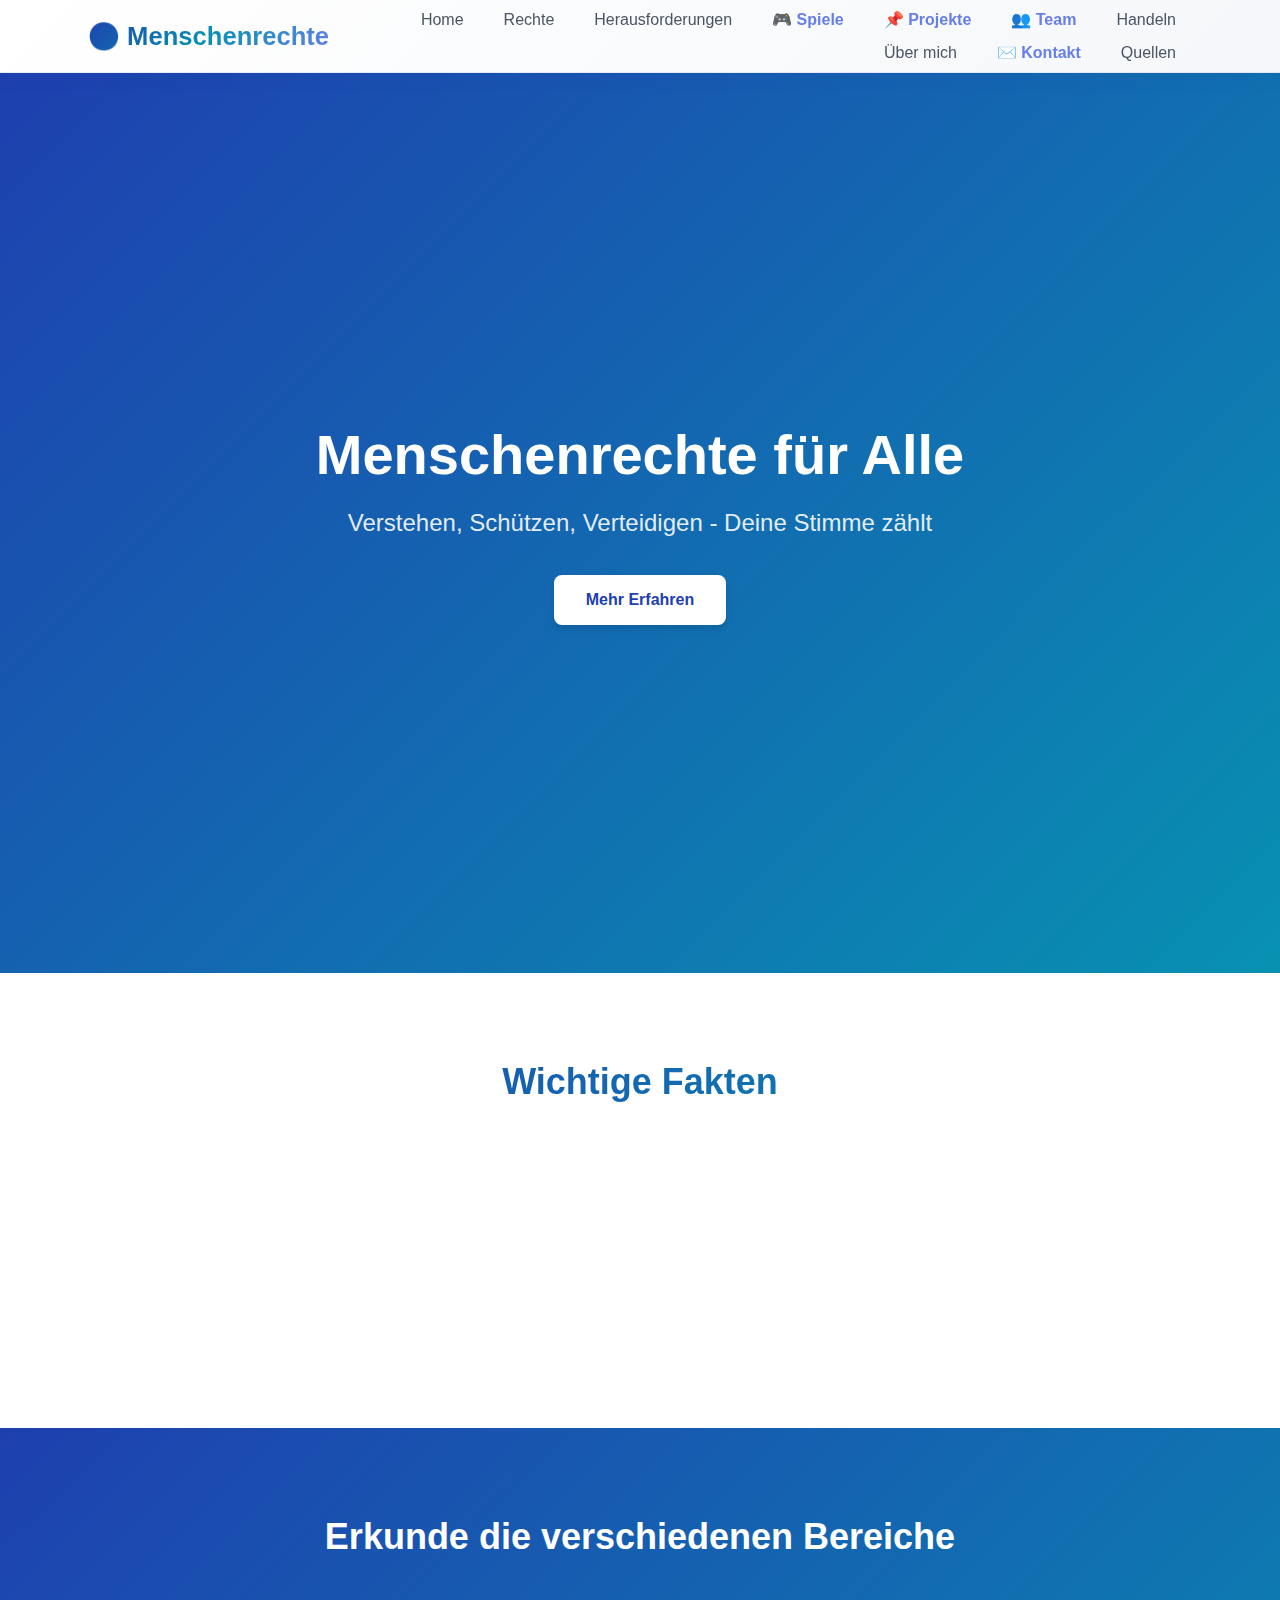
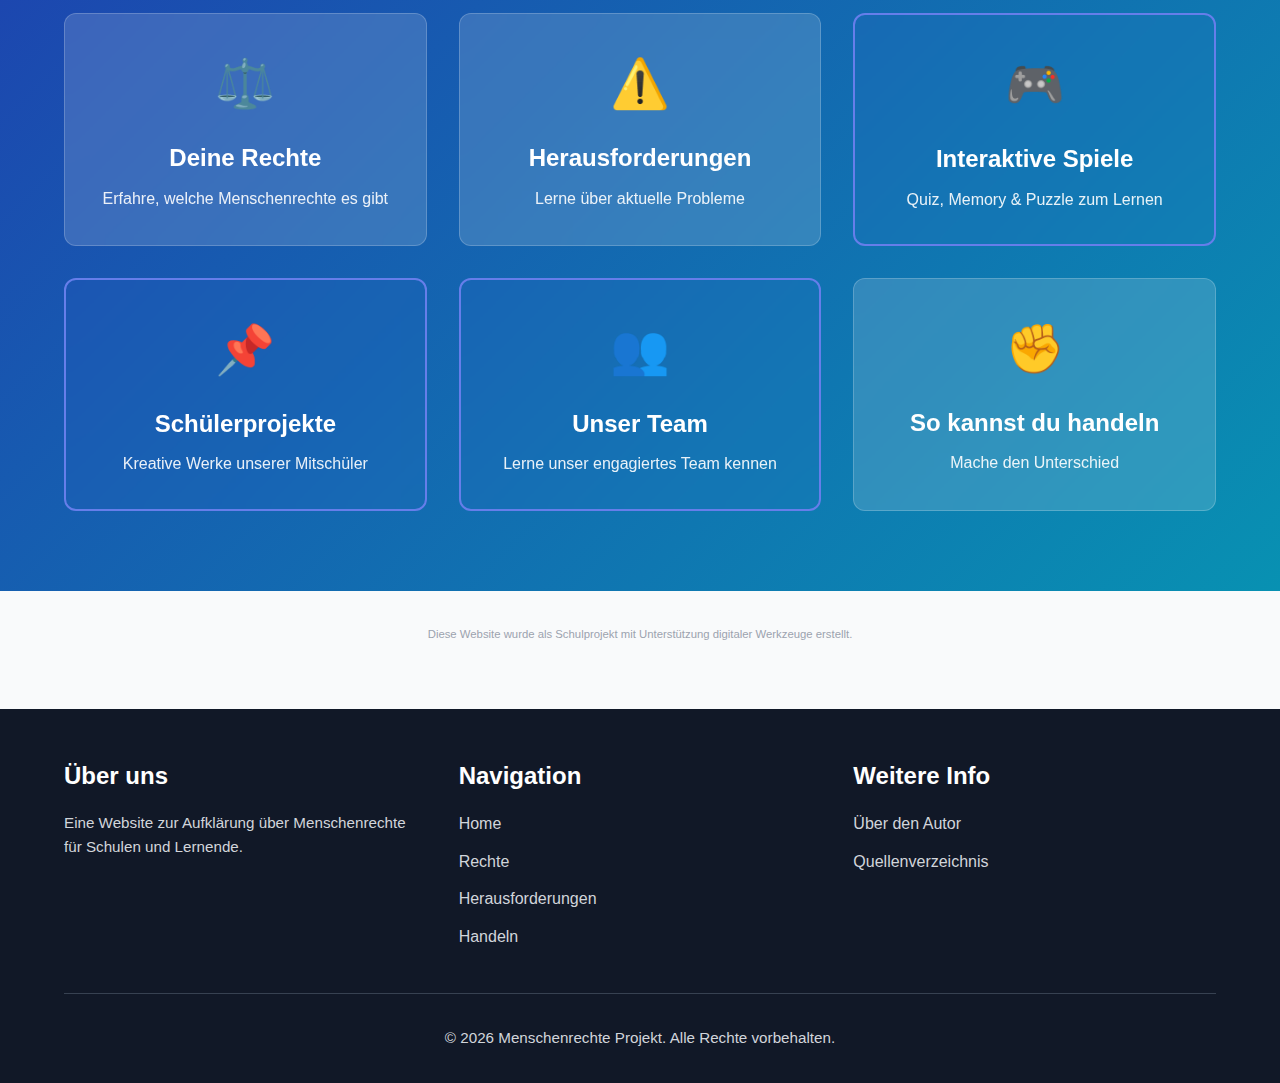
<file: index.html>
<!DOCTYPE html>
<html lang="de">
<head>
    <meta charset="UTF-8">
    <meta name="viewport" content="width=device-width, initial-scale=1.0">
    <title>Menschenrechte - Schulprojekt</title>
    <link rel="stylesheet" href="styles.css">
</head>
<body>
    <!-- Navigation -->
    <nav class="navbar">
        <div class="container">
            <div class="nav-content">
                <a href="index.html" class="logo">🌍 Menschenrechte</a>
                <ul class="nav-links">
                    <li><a href="index.html">Home</a></li>
                    <li><a href="rights.html">Rechte</a></li>
                    <li><a href="challenges.html">Herausforderungen</a></li>
                    <li><a href="games.html" style="color: #667eea; font-weight: bold;">🎮 Spiele</a></li>
                    <li><a href="projects.html" style="color: #667eea; font-weight: bold;">📌 Projekte</a></li>
                    <li><a href="team.html" style="color: #667eea; font-weight: bold;">👥 Team</a></li>
                    <li><a href="action.html">Handeln</a></li>
                    <li><a href="about.html">Über mich</a></li>
                    <li><a href="contact.html" style="color: #667eea; font-weight: bold;">✉️ Kontakt</a></li>
                    <li><a href="sources.html">Quellen</a></li>
                </ul>
            </div>
        </div>
    </nav>

    <!-- Hero Section -->
    <section class="hero">
        <div class="container">
            <h1>Menschenrechte für Alle</h1>
            <p>Verstehen, Schützen, Verteidigen - Deine Stimme zählt</p>
            <button class="cta-btn" onclick="document.querySelector('.facts').scrollIntoView({behavior: 'smooth'})">Mehr Erfahren</button>
        </div>
    </section>

    <!-- Facts Section -->
    <section class="facts">
        <div class="container">
            <h2>Wichtige Fakten</h2>
            <div class="facts-grid">
                <div class="fact-card">
                    <div class="fact-number">1948</div>
                    <p>Allgemeine Erklärung der Menschenrechte verabschiedet</p>
                </div>
                <div class="fact-card">
                    <div class="fact-number">30</div>
                    <p>Artikel in der Menschenrechtserklärung</p>
                </div>
                <div class="fact-card">
                    <div class="fact-number">193</div>
                    <p>UN-Mitgliedstaaten</p>
                </div>
            </div>
        </div>
    </section>

    <!-- CTA Section -->
    <section class="cta-section">
        <div class="container">
            <h2>Erkunde die verschiedenen Bereiche</h2>
            <div class="cta-grid">
                <a href="rights.html" class="cta-card">
                    <div class="icon">⚖️</div>
                    <h3>Deine Rechte</h3>
                    <p>Erfahre, welche Menschenrechte es gibt</p>
                </a>
                <a href="challenges.html" class="cta-card">
                    <div class="icon">⚠️</div>
                    <h3>Herausforderungen</h3>
                    <p>Lerne über aktuelle Probleme</p>
                </a>
                <a href="games.html" class="cta-card" style="border: 2px solid #667eea; background: rgba(102, 126, 234, 0.05);">
                    <div class="icon">🎮</div>
                    <h3>Interaktive Spiele</h3>
                    <p>Quiz, Memory & Puzzle zum Lernen</p>
                </a>
                <a href="projects.html" class="cta-card" style="border: 2px solid #667eea; background: rgba(102, 126, 234, 0.05);">
                    <div class="icon">📌</div>
                    <h3>Schülerprojekte</h3>
                    <p>Kreative Werke unserer Mitschüler</p>
                </a>
                <a href="team.html" class="cta-card" style="border: 2px solid #667eea; background: rgba(102, 126, 234, 0.05);">
                    <div class="icon">👥</div>
                    <h3>Unser Team</h3>
                    <p>Lerne unser engagiertes Team kennen</p>
                </a>
                <a href="action.html" class="cta-card">
                    <div class="icon">✊</div>
                    <h3>So kannst du handeln</h3>
                    <p>Mache den Unterschied</p>
                </a>
            </div>
        </div>
    </section>

   

    <!-- AI Notice -->
    <section class="ai-notice">
        <div class="container">
            <p><small>Diese Website wurde als Schulprojekt mit Unterstützung digitaler Werkzeuge erstellt.</small></p>
        </div>
    </section>

    <!-- Footer -->
    <footer>
        <div class="container">
            <div class="footer-grid">
                <div>
                    <h3>Über uns</h3>
                    <p>Eine Website zur Aufklärung über Menschenrechte für Schulen und Lernende.</p>
                </div>
                <div>
                    <h3>Navigation</h3>
                    <ul>
                        <li><a href="index.html">Home</a></li>
                        <li><a href="rights.html">Rechte</a></li>
                        <li><a href="challenges.html">Herausforderungen</a></li>
                        <li><a href="action.html">Handeln</a></li>
                    </ul>
                </div>
                <div>
                    <h3>Weitere Info</h3>
                    <ul>
                        <li><a href="about.html">Über den Autor</a></li>
                        <li><a href="sources.html">Quellenverzeichnis</a></li>
                    </ul>
                </div>
            </div>
            <div class="footer-bottom">
                <p>&copy; 2026 Menschenrechte Projekt. Alle Rechte vorbehalten.</p>
            </div>
        </div>
    </footer>

    <script>
        // Counter Animation für die Zahlen
        const animateCounters = () => {
            const factCards = document.querySelectorAll('.fact-card');
            
            const observer = new IntersectionObserver((entries) => {
                entries.forEach(entry => {
                    if (entry.isIntersecting && !entry.target.dataset.animated) {
                        entry.target.dataset.animated = 'true';
                        
                        const numberElement = entry.target.querySelector('.fact-number');
                        const finalNumber = parseInt(numberElement.textContent);
                        let currentNumber = 0;
                        
                        // Berechne die Inkremente basierend auf der Zielzahl
                        const increment = Math.max(1, Math.floor(finalNumber / 50));
                        const duration = 2000; // 2 Sekunden
                        const steps = Math.ceil(duration / 30);
                        let step = 0;
                        
                        const counter = setInterval(() => {
                            step++;
                            currentNumber = Math.min(finalNumber, currentNumber + increment);
                            numberElement.textContent = currentNumber;
                            
                            if (currentNumber >= finalNumber) {
                                numberElement.textContent = finalNumber;
                                clearInterval(counter);
                            }
                        }, 30);
                    }
                });
            }, { threshold: 0.5 });
            
            factCards.forEach(card => observer.observe(card));
        };
        
        document.addEventListener('DOMContentLoaded', animateCounters);
    </script>
</body>
</html>
</file>
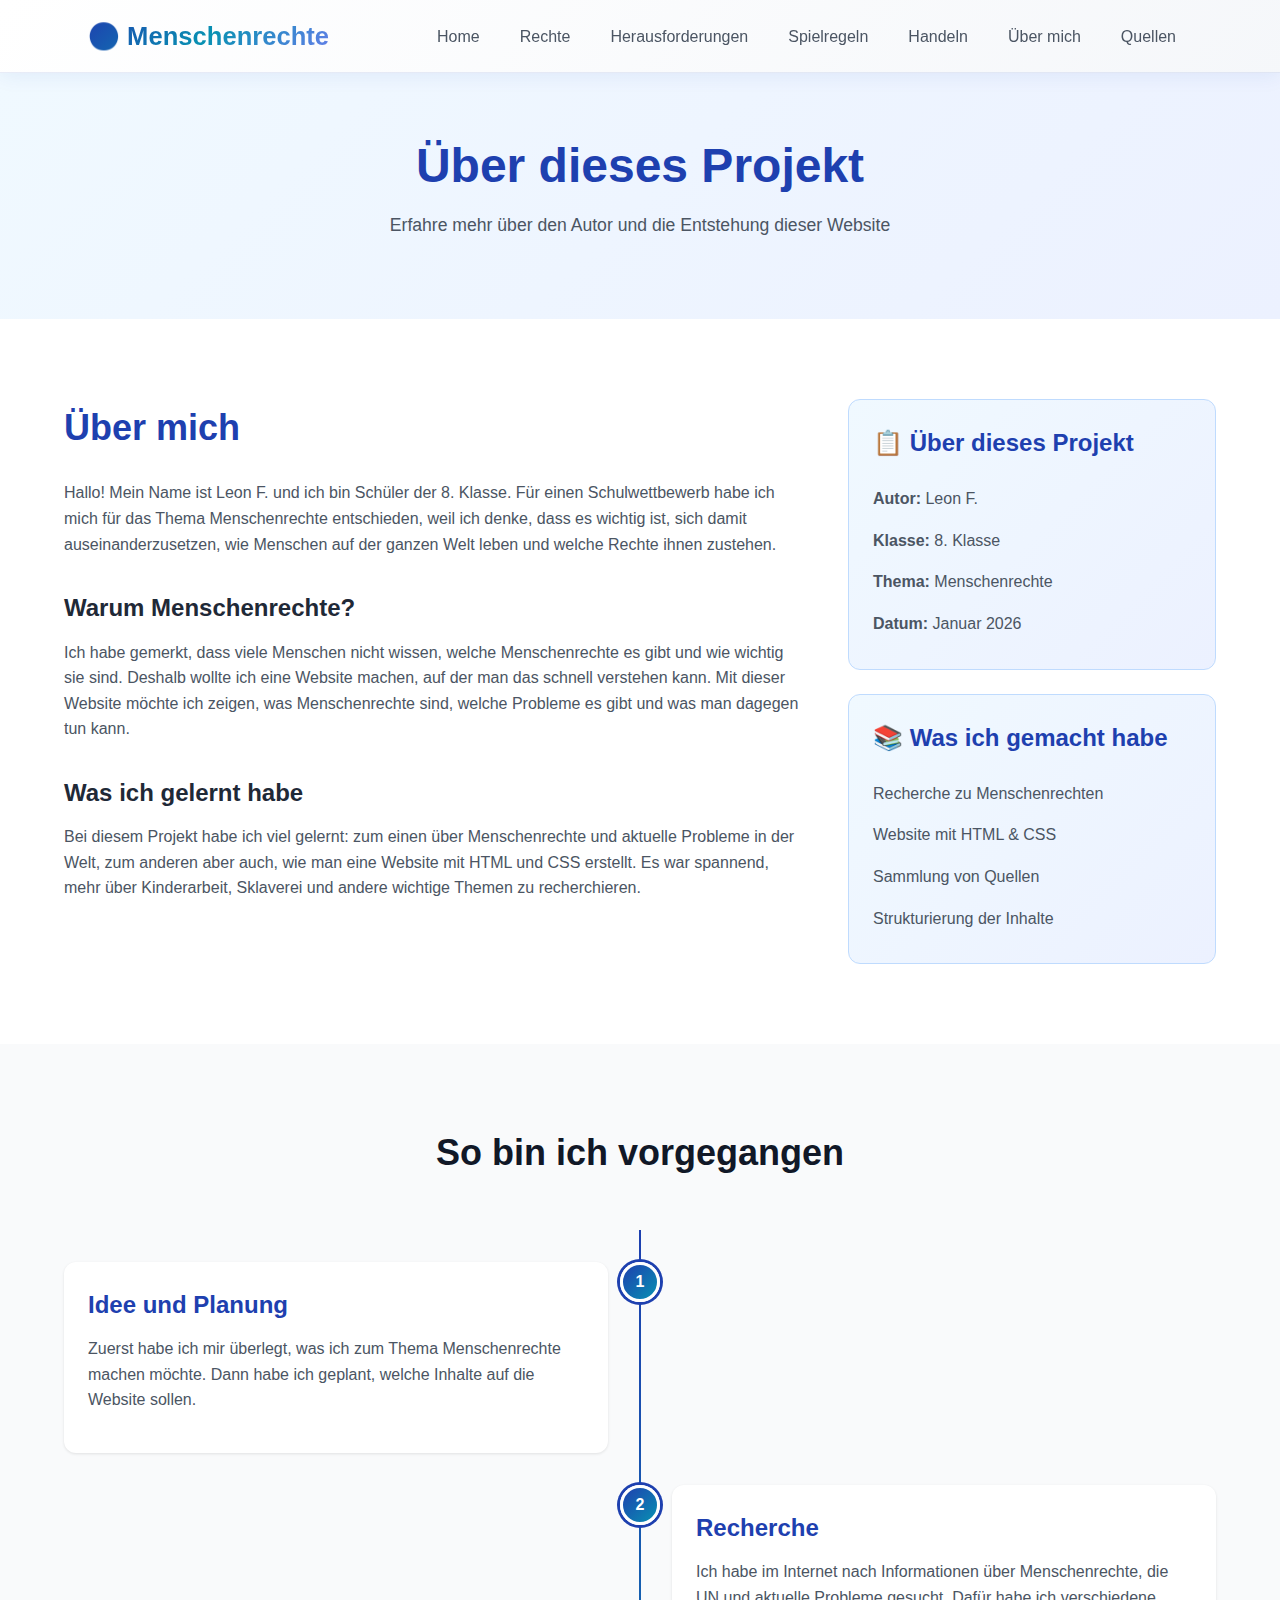
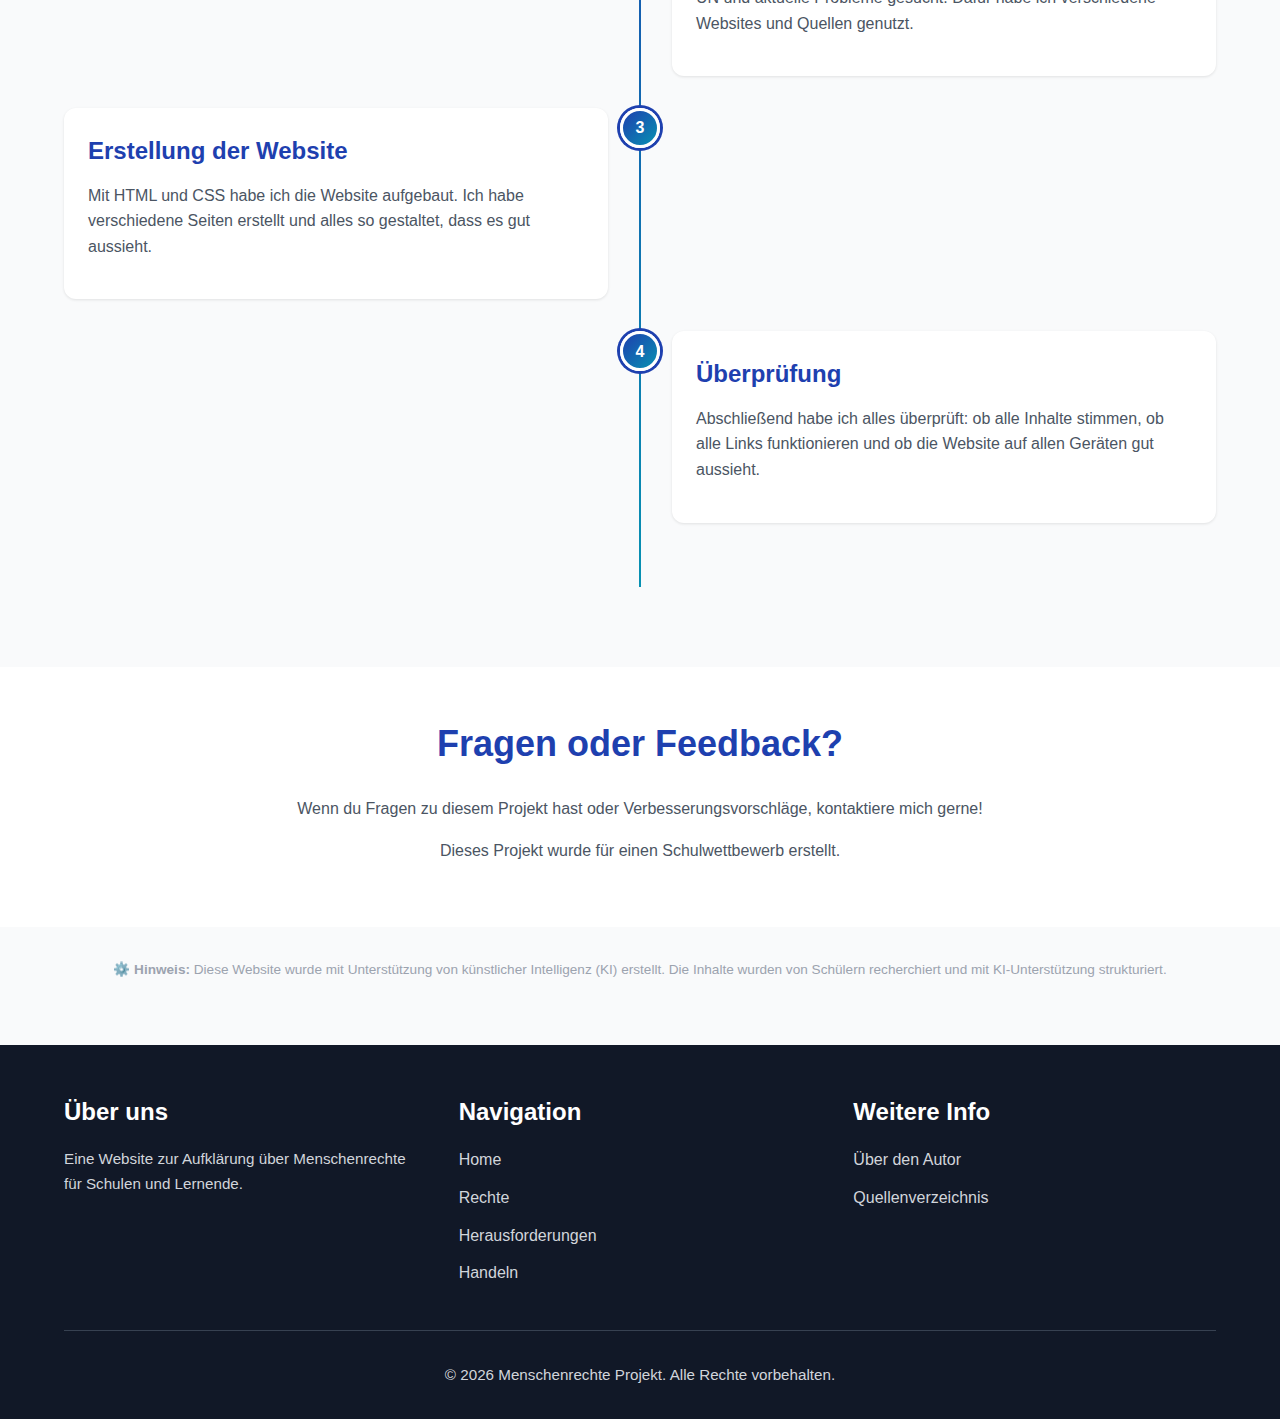
<file: about.html>
<!DOCTYPE html>
<html lang="de">
<head>
    <meta charset="UTF-8">
    <meta name="viewport" content="width=device-width, initial-scale=1.0">
    <title>Über mich - Menschenrechte</title>
    <link rel="stylesheet" href="styles.css">
</head>
<body>
    <!-- Navigation -->
    <nav class="navbar">
        <div class="container">
            <div class="nav-content">
                <a href="index.html" class="logo">🌍 Menschenrechte</a>
                <ul class="nav-links">
                    <li><a href="index.html">Home</a></li>
                    <li><a href="rights.html">Rechte</a></li>
                    <li><a href="challenges.html">Herausforderungen</a></li>
                    <li><a href="rules.html">Spielregeln</a></li>
                    <li><a href="action.html">Handeln</a></li>
                    <li><a href="about.html">Über mich</a></li>
                    <li><a href="sources.html">Quellen</a></li>
                </ul>
            </div>
        </div>
    </nav>

    <main>
        <section class="page-header">
            <div class="container">
                <h1>Über dieses Projekt</h1>
                <p>Erfahre mehr über den Autor und die Entstehung dieser Website</p>
            </div>
        </section>

        <!-- Author Section -->
        <section class="about-section">
            <div class="container">
                <div class="about-content">
                    <div class="about-text">
                        <h2>Über mich</h2>
                        <p>Hallo! Mein Name ist Leon F. und ich bin Schüler der 8. Klasse. Für einen Schulwettbewerb habe ich mich für das Thema Menschenrechte entschieden, weil ich denke, dass es wichtig ist, sich damit auseinanderzusetzen, wie Menschen auf der ganzen Welt leben und welche Rechte ihnen zustehen.</p>
                        
                        <h3>Warum Menschenrechte?</h3>
                        <p>Ich habe gemerkt, dass viele Menschen nicht wissen, welche Menschenrechte es gibt und wie wichtig sie sind. Deshalb wollte ich eine Website machen, auf der man das schnell verstehen kann. Mit dieser Website möchte ich zeigen, was Menschenrechte sind, welche Probleme es gibt und was man dagegen tun kann.</p>
                        
                        <h3>Was ich gelernt habe</h3>
                        <p>Bei diesem Projekt habe ich viel gelernt: zum einen über Menschenrechte und aktuelle Probleme in der Welt, zum anderen aber auch, wie man eine Website mit HTML und CSS erstellt. Es war spannend, mehr über Kinderarbeit, Sklaverei und andere wichtige Themen zu recherchieren.</p>
                    </div>

                    <div class="about-sidebar">
                        <div class="info-box">
                            <h3>📋 Über dieses Projekt</h3>
                            <ul>
                                <li><strong>Autor:</strong> Leon F.</li>
                                <li><strong>Klasse:</strong> 8. Klasse</li>
                                <li><strong>Thema:</strong> Menschenrechte</li>
                                <li><strong>Datum:</strong> Januar 2026</li>
                            </ul>
                        </div>

                        <div class="info-box">
                            <h3>📚 Was ich gemacht habe</h3>
                            <ul>
                                <li>Recherche zu Menschenrechten</li>
                                <li>Website mit HTML & CSS</li>
                                <li>Sammlung von Quellen</li>
                                <li>Strukturierung der Inhalte</li>
                            </ul>
                        </div>
                    </div>
                </div>
            </div>
        </section>

        <!-- Project Process -->
        <section class="process-section">
            <div class="container">
                <h2>So bin ich vorgegangen</h2>
                <div class="timeline">
                    <div class="timeline-item">
                        <div class="timeline-marker">1</div>
                        <div class="timeline-content">
                            <h3>Idee und Planung</h3>
                            <p>Zuerst habe ich mir überlegt, was ich zum Thema Menschenrechte machen möchte. Dann habe ich geplant, welche Inhalte auf die Website sollen.</p>
                        </div>
                    </div>

                    <div class="timeline-item">
                        <div class="timeline-marker">2</div>
                        <div class="timeline-content">
                            <h3>Recherche</h3>
                            <p>Ich habe im Internet nach Informationen über Menschenrechte, die UN und aktuelle Probleme gesucht. Dafür habe ich verschiedene Websites und Quellen genutzt.</p>
                        </div>
                    </div>

                    <div class="timeline-item">
                        <div class="timeline-marker">3</div>
                        <div class="timeline-content">
                            <h3>Erstellung der Website</h3>
                            <p>Mit HTML und CSS habe ich die Website aufgebaut. Ich habe verschiedene Seiten erstellt und alles so gestaltet, dass es gut aussieht.</p>
                        </div>
                    </div>

                    <div class="timeline-item">
                        <div class="timeline-marker">4</div>
                        <div class="timeline-content">
                            <h3>Überprüfung</h3>
                            <p>Abschließend habe ich alles überprüft: ob alle Inhalte stimmen, ob alle Links funktionieren und ob die Website auf allen Geräten gut aussieht.</p>
                        </div>
                    </div>
                </div>
            </div>
        </section>

        <!-- Contact -->
        <section class="contact-section">
            <div class="container">
                <h2>Fragen oder Feedback?</h2>
                <p>Wenn du Fragen zu diesem Projekt hast oder Verbesserungsvorschläge, kontaktiere mich gerne!</p>
                <p>Dieses Projekt wurde für einen Schulwettbewerb erstellt.</p>
            </div>
        </section>
    </main>

    <!-- AI Notice -->
    <section class="ai-notice">
        <div class="container">
            <p>⚙️ <strong>Hinweis:</strong> Diese Website wurde mit Unterstützung von künstlicher Intelligenz (KI) erstellt. Die Inhalte wurden von Schülern recherchiert und mit KI-Unterstützung strukturiert.</p>
        </div>
    </section>

    <!-- Footer -->
    <footer>
        <div class="container">
            <div class="footer-grid">
                <div>
                    <h3>Über uns</h3>
                    <p>Eine Website zur Aufklärung über Menschenrechte für Schulen und Lernende.</p>
                </div>
                <div>
                    <h3>Navigation</h3>
                    <ul>
                        <li><a href="index.html">Home</a></li>
                        <li><a href="rights.html">Rechte</a></li>
                        <li><a href="challenges.html">Herausforderungen</a></li>
                        <li><a href="action.html">Handeln</a></li>
                    </ul>
                </div>
                <div>
                    <h3>Weitere Info</h3>
                    <ul>
                        <li><a href="about.html">Über den Autor</a></li>
                        <li><a href="sources.html">Quellenverzeichnis</a></li>
                    </ul>
                </div>
            </div>
            <div class="footer-bottom">
                <p>&copy; 2026 Menschenrechte Projekt. Alle Rechte vorbehalten.</p>
            </div>
        </div>
    </footer>
</body>
</html>
</file>
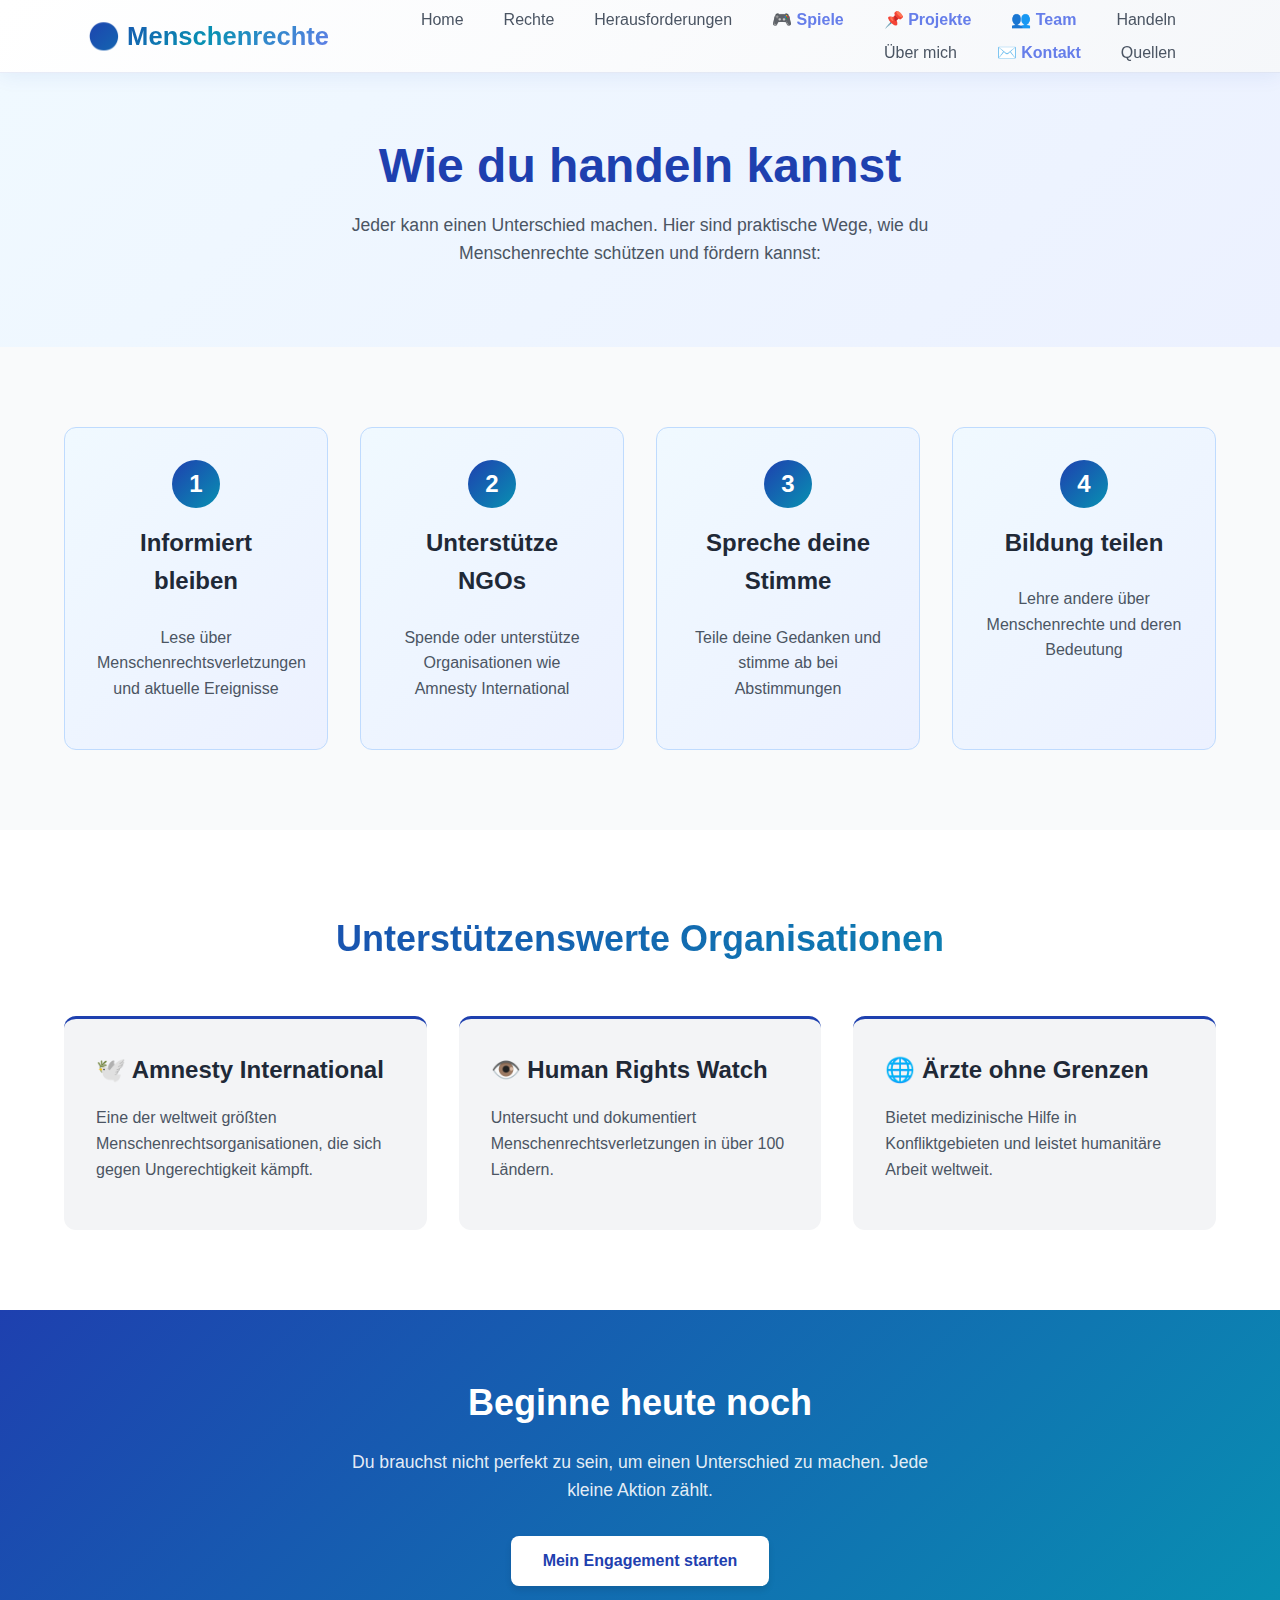
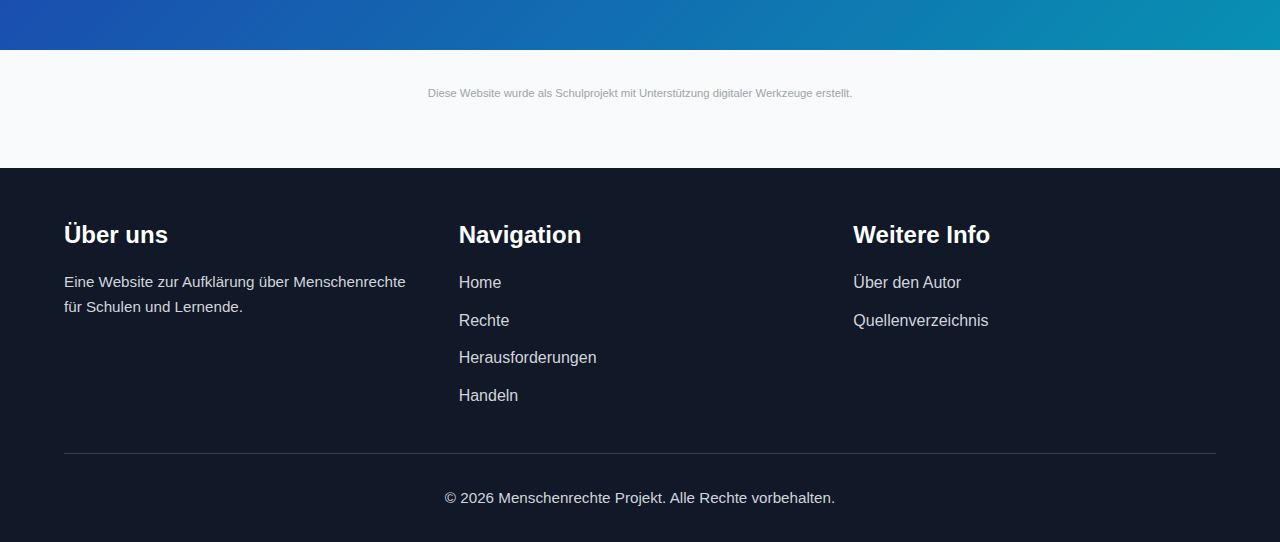
<file: action.html>
<!DOCTYPE html>
<html lang="de">
<head>
    <meta charset="UTF-8">
    <meta name="viewport" content="width=device-width, initial-scale=1.0">
    <title>Handeln - Menschenrechte</title>
    <link rel="stylesheet" href="styles.css">
</head>
<body>
    <!-- Navigation -->
    <nav class="navbar">
        <div class="container">
            <div class="nav-content">
                <a href="index.html" class="logo">🌍 Menschenrechte</a>
                <ul class="nav-links">
                    <li><a href="index.html">Home</a></li>
                    <li><a href="rights.html">Rechte</a></li>
                    <li><a href="challenges.html">Herausforderungen</a></li>
                    <li><a href="games.html" style="color: #667eea; font-weight: bold;">🎮 Spiele</a></li>
                    <li><a href="projects.html" style="color: #667eea; font-weight: bold;">📌 Projekte</a></li>
                    <li><a href="team.html" style="color: #667eea; font-weight: bold;">👥 Team</a></li>
                    <li><a href="action.html">Handeln</a></li>
                    <li><a href="about.html">Über mich</a></li>
                    <li><a href="contact.html" style="color: #667eea; font-weight: bold;">✉️ Kontakt</a></li>
                    <li><a href="sources.html">Quellen</a></li>
                </ul>
            </div>
        </div>
    </nav>

    <main>
        <section class="page-header">
            <div class="container">
                <h1>Wie du handeln kannst</h1>
                <p>Jeder kann einen Unterschied machen. Hier sind praktische Wege, wie du Menschenrechte schützen und fördern kannst:</p>
            </div>
        </section>

        <section class="action-section">
            <div class="container">
                <div class="action-grid">
                    <div class="action-card">
                        <div class="action-number">1</div>
                        <h2>Informiert bleiben</h2>
                        <p>Lese über Menschenrechtsverletzungen und aktuelle Ereignisse</p>
                    </div>

                    <div class="action-card">
                        <div class="action-number">2</div>
                        <h2>Unterstütze NGOs</h2>
                        <p>Spende oder unterstütze Organisationen wie Amnesty International</p>
                    </div>

                    <div class="action-card">
                        <div class="action-number">3</div>
                        <h2>Spreche deine Stimme</h2>
                        <p>Teile deine Gedanken und stimme ab bei Abstimmungen</p>
                    </div>

                    <div class="action-card">
                        <div class="action-number">4</div>
                        <h2>Bildung teilen</h2>
                        <p>Lehre andere über Menschenrechte und deren Bedeutung</p>
                    </div>
                </div>
            </div>
        </section>

        <!-- Organizations Section -->
        <section class="organizations-section">
            <div class="container">
                <h2>Unterstützenswerte Organisationen</h2>
                <div class="org-grid">
                    <div class="org-card">
                        <h3>🕊️ Amnesty International</h3>
                        <p>Eine der weltweit größten Menschenrechtsorganisationen, die sich gegen Ungerechtigkeit kämpft.</p>
                    </div>
                    <div class="org-card">
                        <h3>👁️ Human Rights Watch</h3>
                        <p>Untersucht und dokumentiert Menschenrechtsverletzungen in über 100 Ländern.</p>
                    </div>
                    <div class="org-card">
                        <h3>🌐 Ärzte ohne Grenzen</h3>
                        <p>Bietet medizinische Hilfe in Konfliktgebieten und leistet humanitäre Arbeit weltweit.</p>
                    </div>
                </div>
            </div>
        </section>

        <!-- Call to Action -->
        <section class="final-cta">
            <div class="container">
                <h2>Beginne heute noch</h2>
                <p>Du brauchst nicht perfekt zu sein, um einen Unterschied zu machen. Jede kleine Aktion zählt.</p>
                <button class="cta-btn">Mein Engagement starten</button>
            </div>
        </section>
    </main>

    <!-- AI Notice -->
    <section class="ai-notice">
        <div class="container">
            <p><small>Diese Website wurde als Schulprojekt mit Unterstützung digitaler Werkzeuge erstellt.</small></p>
        </div>
    </section>

    <!-- Footer -->
    <footer>
        <div class="container">
            <div class="footer-grid">
                <div>
                    <h3>Über uns</h3>
                    <p>Eine Website zur Aufklärung über Menschenrechte für Schulen und Lernende.</p>
                </div>
                <div>
                    <h3>Navigation</h3>
                    <ul>
                        <li><a href="index.html">Home</a></li>
                        <li><a href="rights.html">Rechte</a></li>
                        <li><a href="challenges.html">Herausforderungen</a></li>
                        <li><a href="action.html">Handeln</a></li>
                    </ul>
                </div>
                <div>
                    <h3>Weitere Info</h3>
                    <ul>
                        <li><a href="about.html">Über den Autor</a></li>
                        <li><a href="sources.html">Quellenverzeichnis</a></li>
                    </ul>
                </div>
            </div>
            <div class="footer-bottom">
                <p>&copy; 2026 Menschenrechte Projekt. Alle Rechte vorbehalten.</p>
            </div>
        </div>
    </footer>
</body>
</html>
</file>
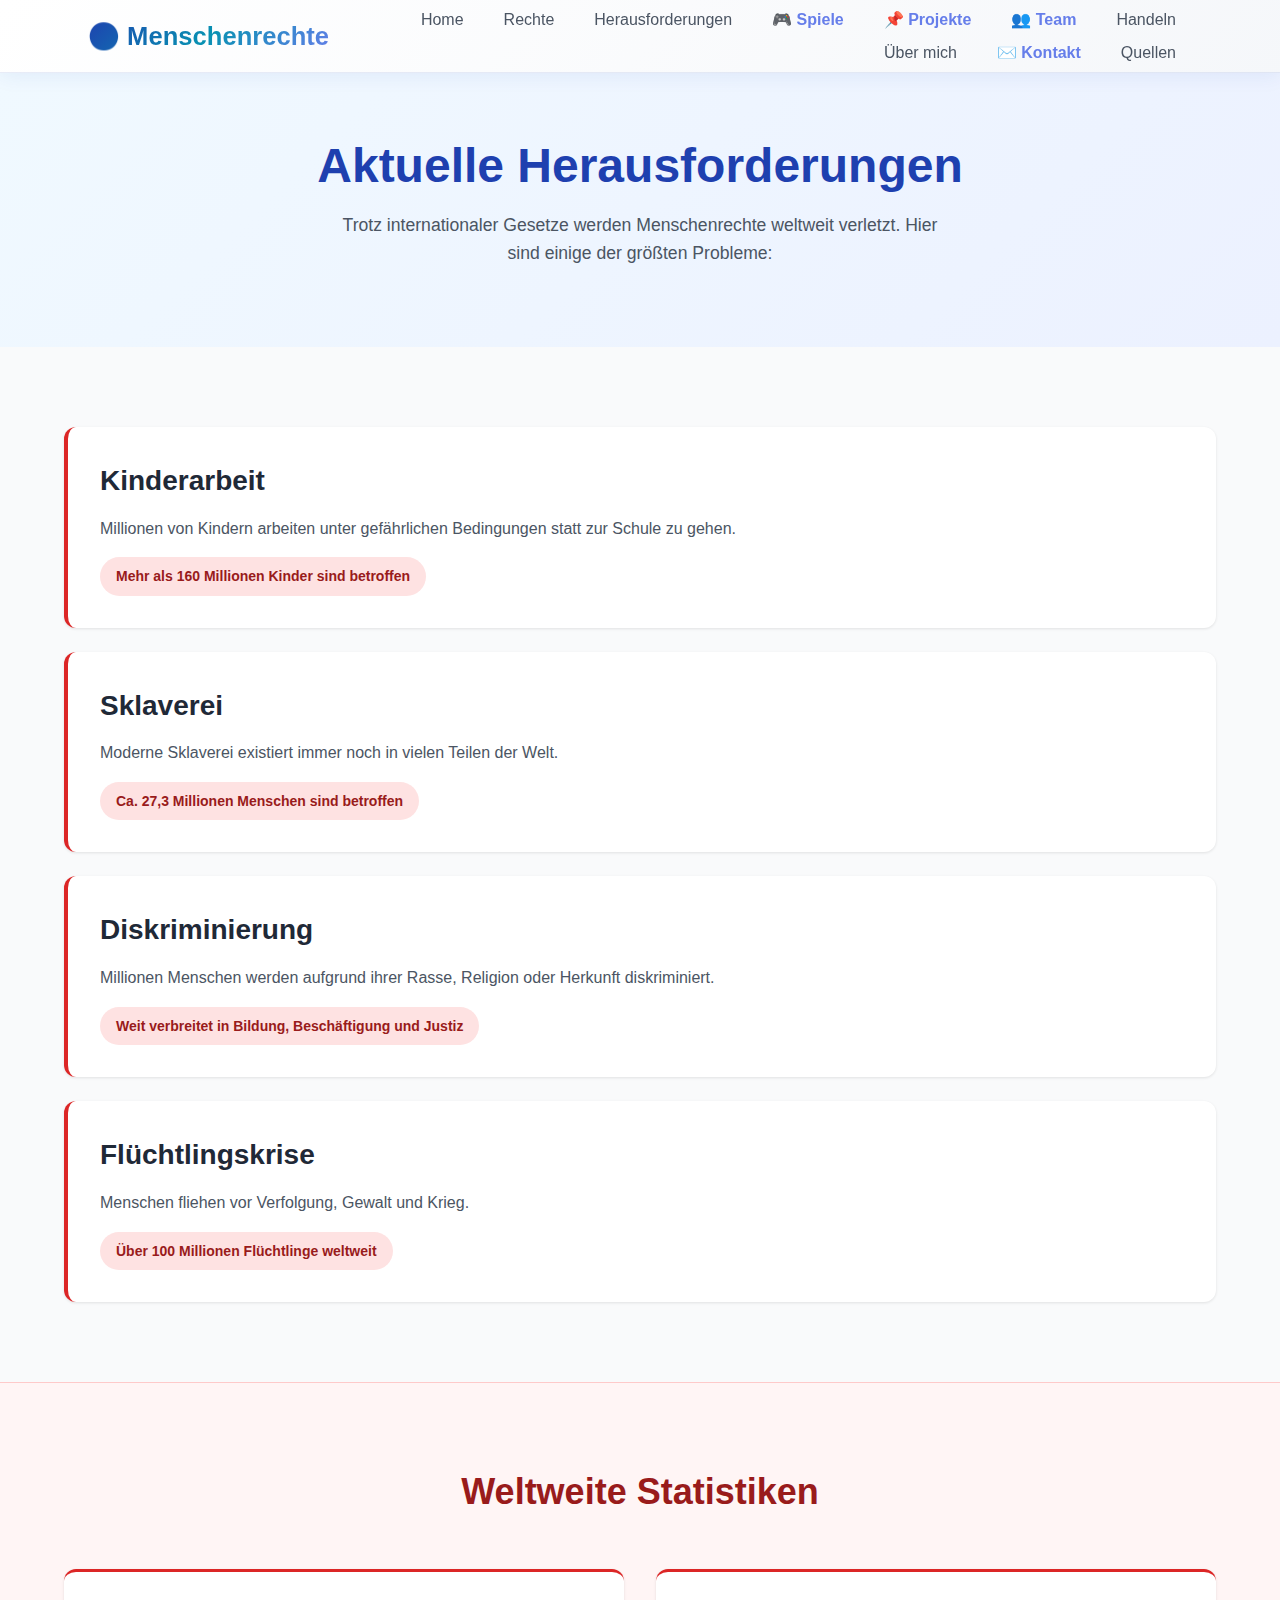
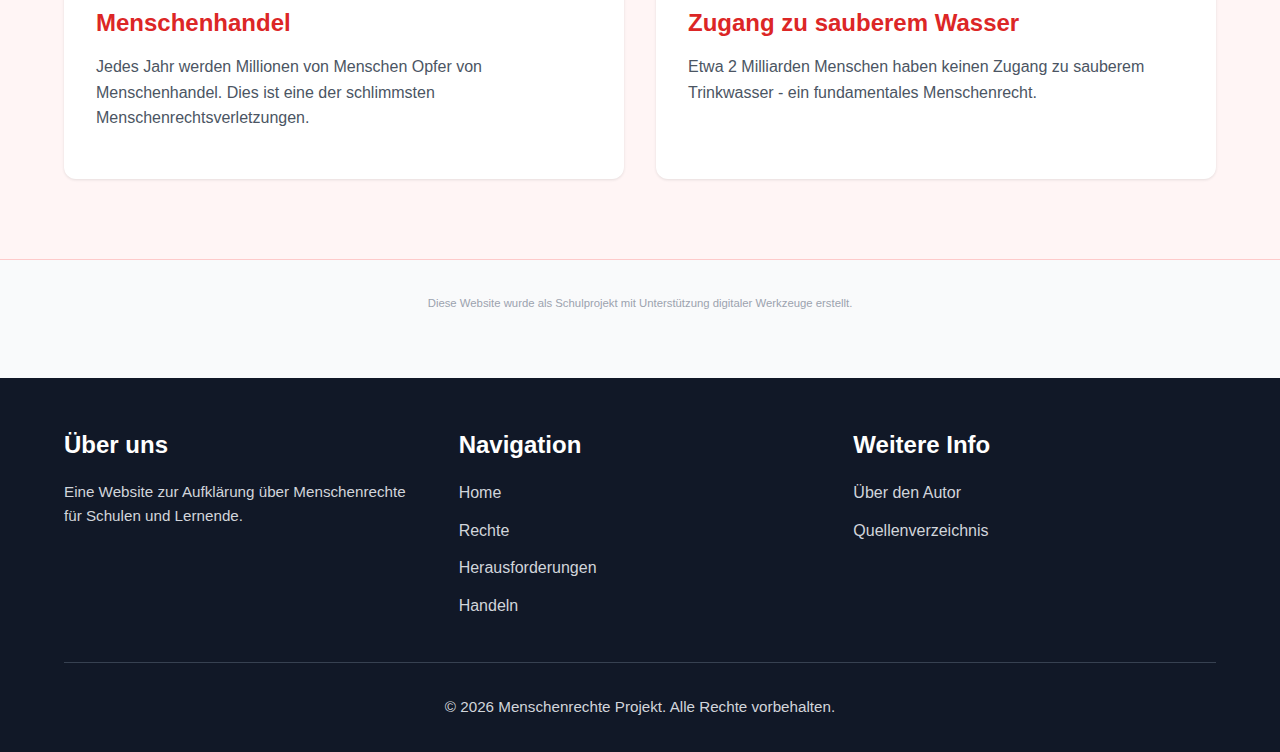
<file: challenges.html>
<!DOCTYPE html>
<html lang="de">
<head>
    <meta charset="UTF-8">
    <meta name="viewport" content="width=device-width, initial-scale=1.0">
    <title>Herausforderungen - Menschenrechte</title>
    <link rel="stylesheet" href="styles.css">
</head>
<body>
    <!-- Navigation -->
    <nav class="navbar">
        <div class="container">
            <div class="nav-content">
                <a href="index.html" class="logo">🌍 Menschenrechte</a>
                <ul class="nav-links">
                    <li><a href="index.html">Home</a></li>
                    <li><a href="rights.html">Rechte</a></li>
                    <li><a href="challenges.html">Herausforderungen</a></li>
                    <li><a href="games.html" style="color: #667eea; font-weight: bold;">🎮 Spiele</a></li>
                    <li><a href="projects.html" style="color: #667eea; font-weight: bold;">📌 Projekte</a></li>
                    <li><a href="team.html" style="color: #667eea; font-weight: bold;">👥 Team</a></li>
                    <li><a href="action.html">Handeln</a></li>
                    <li><a href="about.html">Über mich</a></li>
                    <li><a href="contact.html" style="color: #667eea; font-weight: bold;">✉️ Kontakt</a></li>
                    <li><a href="sources.html">Quellen</a></li>
                </ul>
            </div>
        </div>
    </nav>

    <main>
        <section class="page-header">
            <div class="container">
                <h1>Aktuelle Herausforderungen</h1>
                <p>Trotz internationaler Gesetze werden Menschenrechte weltweit verletzt. Hier sind einige der größten Probleme:</p>
            </div>
        </section>

        <section class="challenges-section">
            <div class="container">
                <div class="challenges-list">
                    <div class="challenge-card">
                        <h2>Kinderarbeit</h2>
                        <p>Millionen von Kindern arbeiten unter gefährlichen Bedingungen statt zur Schule zu gehen.</p>
                        <span class="impact-badge">Mehr als 160 Millionen Kinder sind betroffen</span>
                    </div>

                    <div class="challenge-card">
                        <h2>Sklaverei</h2>
                        <p>Moderne Sklaverei existiert immer noch in vielen Teilen der Welt.</p>
                        <span class="impact-badge">Ca. 27,3 Millionen Menschen sind betroffen</span>
                    </div>

                    <div class="challenge-card">
                        <h2>Diskriminierung</h2>
                        <p>Millionen Menschen werden aufgrund ihrer Rasse, Religion oder Herkunft diskriminiert.</p>
                        <span class="impact-badge">Weit verbreitet in Bildung, Beschäftigung und Justiz</span>
                    </div>

                    <div class="challenge-card">
                        <h2>Flüchtlingskrise</h2>
                        <p>Menschen fliehen vor Verfolgung, Gewalt und Krieg.</p>
                        <span class="impact-badge">Über 100 Millionen Flüchtlinge weltweit</span>
                    </div>
                </div>
            </div>
        </section>

        <!-- Statistics Section -->
        <section class="stats-section">
            <div class="container">
                <h2>Weltweite Statistiken</h2>
                <div class="stats-grid">
                    <div class="stat-card">
                        <h3>Menschenhandel</h3>
                        <p>Jedes Jahr werden Millionen von Menschen Opfer von Menschenhandel. Dies ist eine der schlimmsten Menschenrechtsverletzungen.</p>
                    </div>
                    <div class="stat-card">
                        <h3>Zugang zu sauberem Wasser</h3>
                        <p>Etwa 2 Milliarden Menschen haben keinen Zugang zu sauberem Trinkwasser - ein fundamentales Menschenrecht.</p>
                    </div>
                </div>
            </div>
        </section>
    </main>

    <!-- AI Notice -->
    <section class="ai-notice">
        <div class="container">
            <p><small>Diese Website wurde als Schulprojekt mit Unterstützung digitaler Werkzeuge erstellt.</small></p>
        </div>
    </section>

    <!-- Footer -->
    <footer>
        <div class="container">
            <div class="footer-grid">
                <div>
                    <h3>Über uns</h3>
                    <p>Eine Website zur Aufklärung über Menschenrechte für Schulen und Lernende.</p>
                </div>
                <div>
                    <h3>Navigation</h3>
                    <ul>
                        <li><a href="index.html">Home</a></li>
                        <li><a href="rights.html">Rechte</a></li>
                        <li><a href="challenges.html">Herausforderungen</a></li>
                        <li><a href="action.html">Handeln</a></li>
                    </ul>
                </div>
                <div>
                    <h3>Weitere Info</h3>
                    <ul>
                        <li><a href="about.html">Über den Autor</a></li>
                        <li><a href="sources.html">Quellenverzeichnis</a></li>
                    </ul>
                </div>
            </div>
            <div class="footer-bottom">
                <p>&copy; 2026 Menschenrechte Projekt. Alle Rechte vorbehalten.</p>
            </div>
        </div>
    </footer>
</body>
</html>
</file>
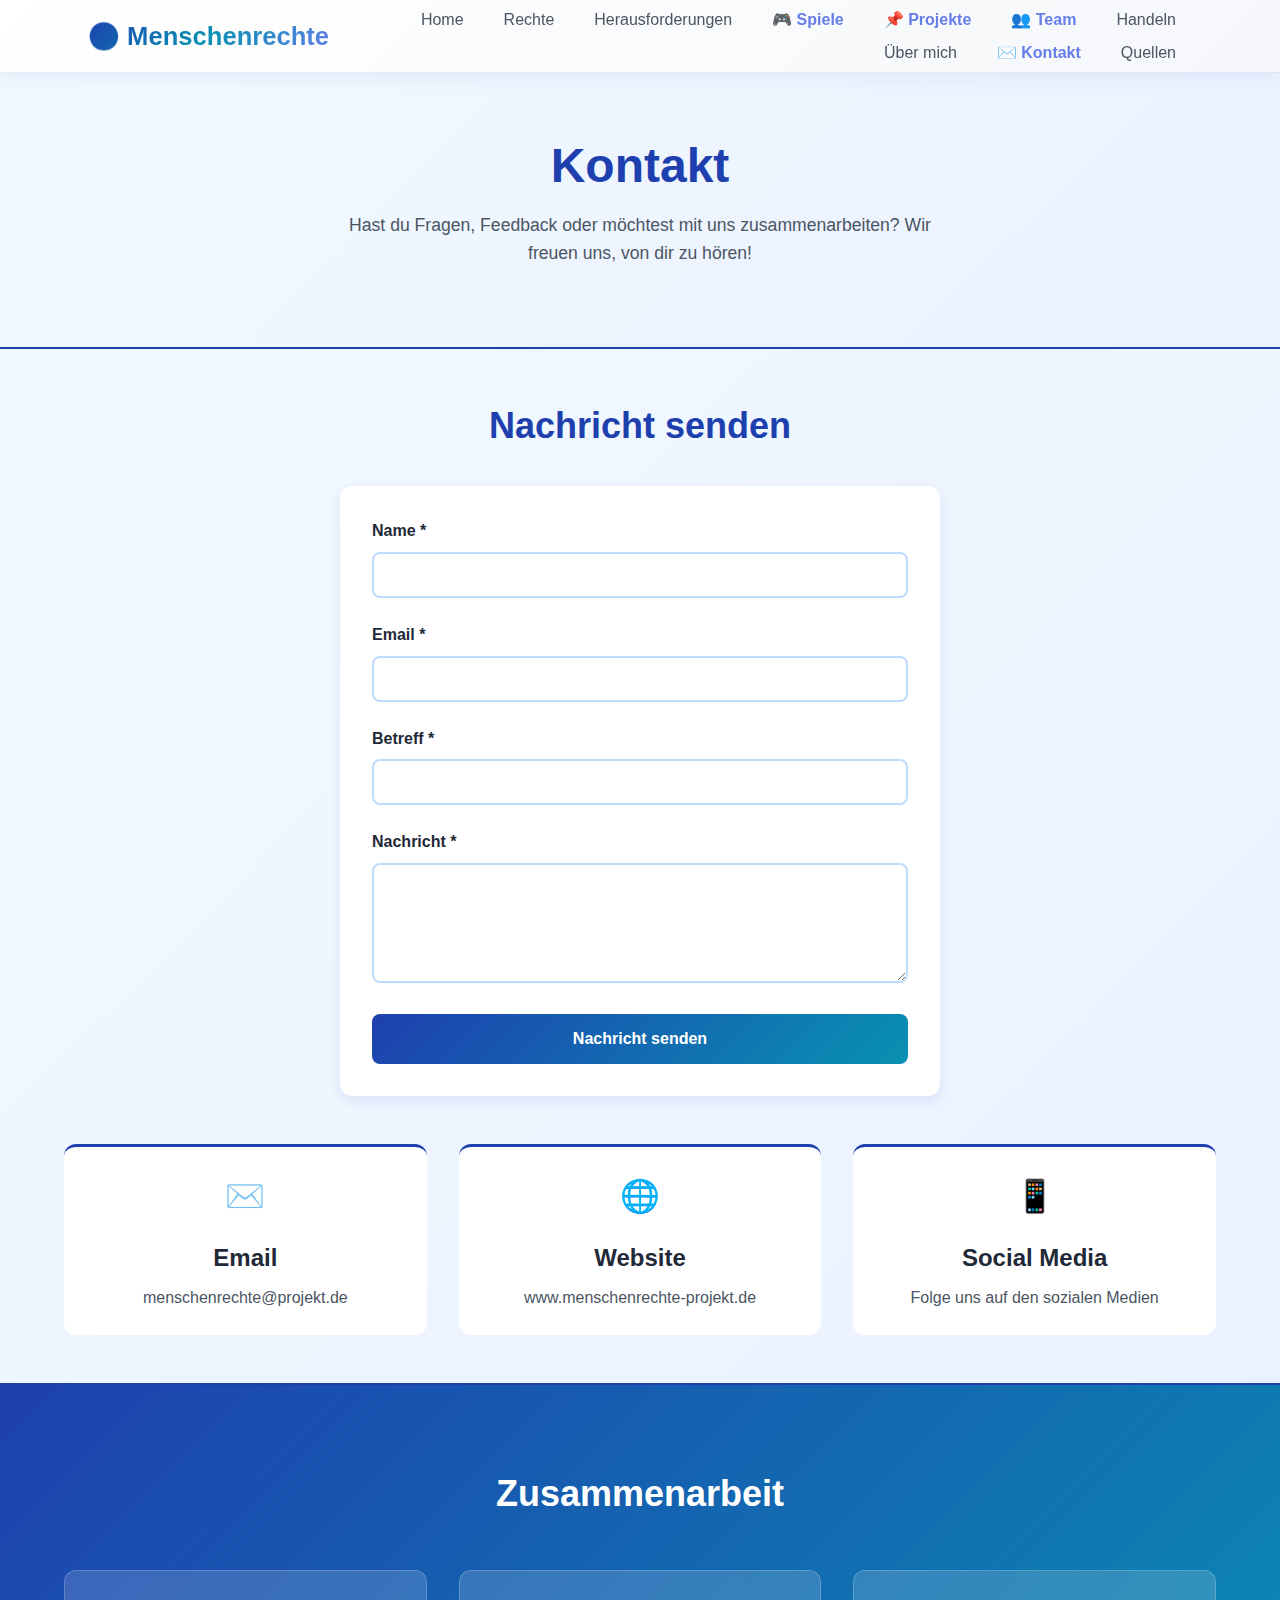
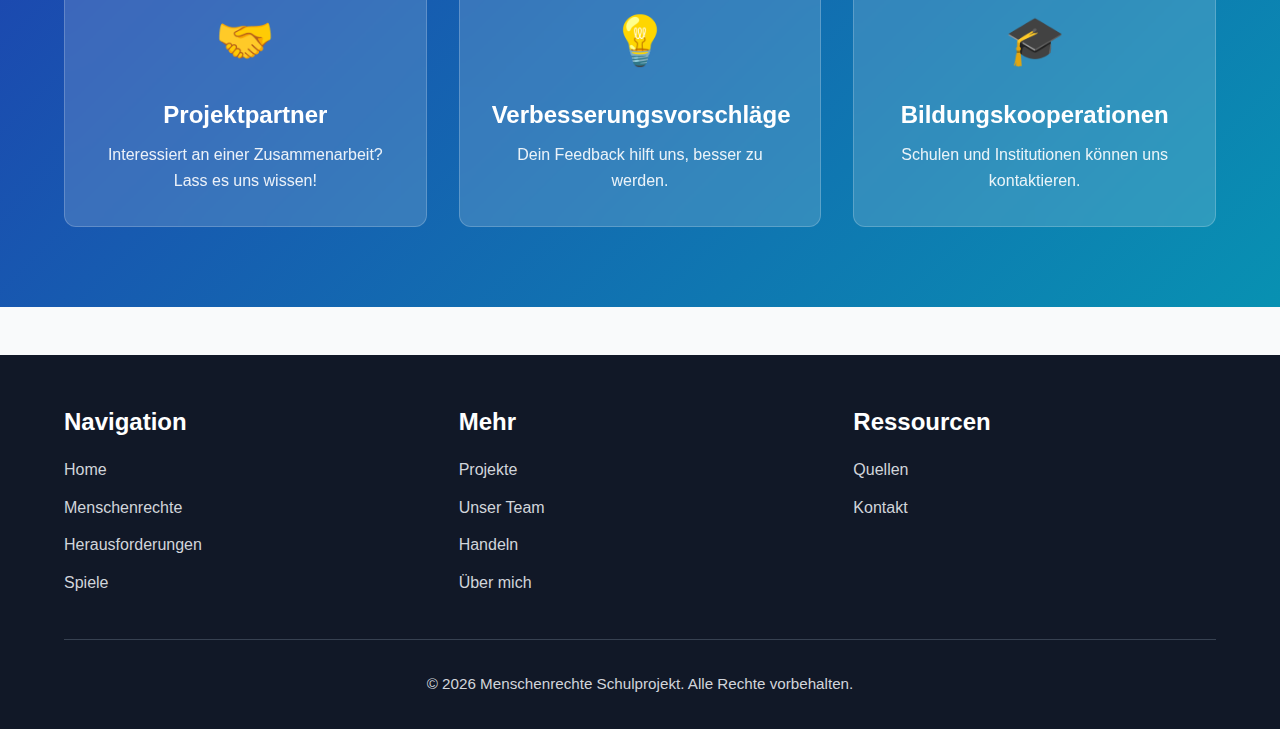
<file: contact.html>
<!DOCTYPE html>
<html lang="de">
<head>
    <meta charset="UTF-8">
    <meta name="viewport" content="width=device-width, initial-scale=1.0">
    <title>Kontakt - Menschenrechte</title>
    <link rel="stylesheet" href="styles.css">
</head>
<body>
    <!-- Navigation -->
    <nav class="navbar">
        <div class="container">
            <div class="nav-content">
                <a href="index.html" class="logo">🌍 Menschenrechte</a>
                <ul class="nav-links">
                    <li><a href="index.html">Home</a></li>
                    <li><a href="rights.html">Rechte</a></li>
                    <li><a href="challenges.html">Herausforderungen</a></li>
                    <li><a href="games.html" style="color: #667eea; font-weight: bold;">🎮 Spiele</a></li>
                    <li><a href="projects.html" style="color: #667eea; font-weight: bold;">📌 Projekte</a></li>
                    <li><a href="team.html" style="color: #667eea; font-weight: bold;">👥 Team</a></li>
                    <li><a href="action.html">Handeln</a></li>
                    <li><a href="about.html">Über mich</a></li>
                    <li><a href="contact.html" style="color: #667eea; font-weight: bold;">✉️ Kontakt</a></li>
                    <li><a href="sources.html">Quellen</a></li>
                </ul>
            </div>
        </div>
    </nav>

    <main>
        <section class="page-header">
            <div class="container">
                <h1>Kontakt</h1>
                <p>Hast du Fragen, Feedback oder möchtest mit uns zusammenarbeiten? Wir freuen uns, von dir zu hören!</p>
            </div>
        </section>

        <section class="contact-form-section">
            <div class="container">
                <h2>Nachricht senden</h2>
                <form class="contact-form" id="contactForm" onsubmit="handleContactForm(event)">
                    <div class="form-group">
                        <label for="name">Name *</label>
                        <input type="text" id="name" name="name" required>
                    </div>

                    <div class="form-group">
                        <label for="email">Email *</label>
                        <input type="email" id="email" name="email" required>
                    </div>

                    <div class="form-group">
                        <label for="subject">Betreff *</label>
                        <input type="text" id="subject" name="subject" required>
                    </div>

                    <div class="form-group">
                        <label for="message">Nachricht *</label>
                        <textarea id="message" name="message" required></textarea>
                    </div>

                    <button type="submit" class="submit-btn">Nachricht senden</button>
                </form>

                <div class="contact-info">
                    <div class="contact-method">
                        <div class="contact-method-icon">✉️</div>
                        <h3>Email</h3>
                        <p>menschenrechte@projekt.de</p>
                    </div>

                    <div class="contact-method">
                        <div class="contact-method-icon">🌐</div>
                        <h3>Website</h3>
                        <p>www.menschenrechte-projekt.de</p>
                    </div>

                    <div class="contact-method">
                        <div class="contact-method-icon">📱</div>
                        <h3>Social Media</h3>
                        <p>Folge uns auf den sozialen Medien</p>
                    </div>
                </div>
            </div>
        </section>

        <section class="cta-section">
            <div class="container">
                <h2>Zusammenarbeit</h2>
                <div class="cta-grid">
                    <div class="cta-card">
                        <div class="icon">🤝</div>
                        <h3>Projektpartner</h3>
                        <p>Interessiert an einer Zusammenarbeit? Lass es uns wissen!</p>
                    </div>

                    <div class="cta-card">
                        <div class="icon">💡</div>
                        <h3>Verbesserungsvorschläge</h3>
                        <p>Dein Feedback hilft uns, besser zu werden.</p>
                    </div>

                    <div class="cta-card">
                        <div class="icon">🎓</div>
                        <h3>Bildungskooperationen</h3>
                        <p>Schulen und Institutionen können uns kontaktieren.</p>
                    </div>
                </div>
            </div>
        </section>
    </main>

    <!-- Footer -->
    <footer>
        <div class="container">
            <div class="footer-grid">
                <div>
                    <h3>Navigation</h3>
                    <ul>
                        <li><a href="index.html">Home</a></li>
                        <li><a href="rights.html">Menschenrechte</a></li>
                        <li><a href="challenges.html">Herausforderungen</a></li>
                        <li><a href="games.html">Spiele</a></li>
                    </ul>
                </div>
                <div>
                    <h3>Mehr</h3>
                    <ul>
                        <li><a href="projects.html">Projekte</a></li>
                        <li><a href="team.html">Unser Team</a></li>
                        <li><a href="action.html">Handeln</a></li>
                        <li><a href="about.html">Über mich</a></li>
                    </ul>
                </div>
                <div>
                    <h3>Ressourcen</h3>
                    <ul>
                        <li><a href="sources.html">Quellen</a></li>
                        <li><a href="mailto:niklas@menschenrechte.de">Kontakt</a></li>
                    </ul>
                </div>
            </div>
            <div class="footer-bottom">
                <p>&copy; 2026 Menschenrechte Schulprojekt. Alle Rechte vorbehalten.</p>
            </div>
        </div>
    </footer>

    <script>
        function handleContactForm(event) {
            event.preventDefault();
            const form = document.getElementById('contactForm');
            const name = document.getElementById('name').value;
            const email = document.getElementById('email').value;
            const subject = document.getElementById('subject').value;
            const message = document.getElementById('message').value;
            
            // Erstelle mailto-Link mit allen Formularinformationen
            const mailtoLink = `mailto:niklas@menschenrechte.de?subject=${encodeURIComponent(subject)}&body=${encodeURIComponent(`Name: ${name}\nE-Mail: ${email}\n\n${message}`)}`;
            
            // Öffne E-Mail-Client
            window.location.href = mailtoLink;
            
            // Zeige Erfolgsmeldung
            alert('Danke für deine Nachricht! Dein E-Mail-Client wird gleich geöffnet.');
            form.reset();
        }
            const subject = document.getElementById('subject').value;
            const message = document.getElementById('message').value;

            // Speichere die Nachricht in LocalStorage (für Admin-Bereich)
            const contactMessages = JSON.parse(localStorage.getItem('contactMessages') || '[]');
            contactMessages.push({
                name,
                email,
                subject,
                message,
                date: new Date().toLocaleString('de-DE')
            });
            localStorage.setItem('contactMessages', JSON.stringify(contactMessages));

            // Zeige Erfolgsbestätigung
            alert(`Danke ${name}! Deine Nachricht wurde erhalten. Wir melden uns bald bei dir!`);
            form.reset();
        }
    </script>
</body>
</html>
</file>
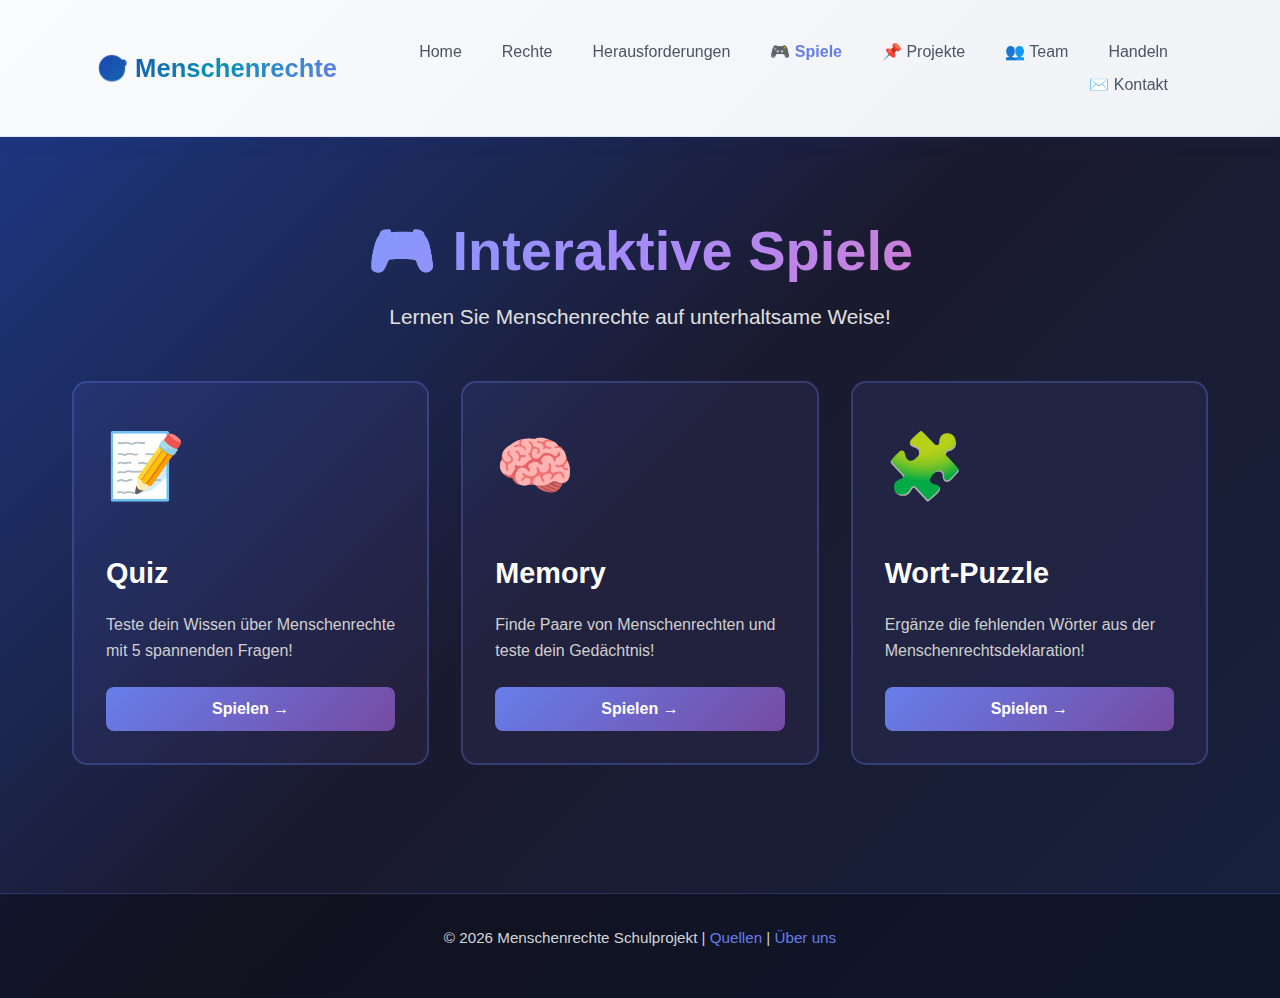
<file: games.html>
<!DOCTYPE html>
<html lang="de">
<head>
    <meta charset="UTF-8">
    <meta name="viewport" content="width=device-width, initial-scale=1.0">
    <title>Interaktive Spiele | Menschenrechte</title>
    <link rel="stylesheet" href="styles.css">
    <style>
        * {
            margin: 0;
            padding: 0;
            box-sizing: border-box;
        }

        body {
            font-family: 'Segoe UI', Tahoma, Geneva, Verdana, sans-serif;
            background: linear-gradient(135deg, #1e3a8a 0%, #1a1a2e 50%, #16213e 100%);
            color: #fff;
            min-height: 100vh;
        }

        /* Main Content */
        .container {
            max-width: 1200px;
            margin: 0 auto;
            padding: 2rem;
        }

        /* Header */
        .header {
            text-align: center;
            margin: 3rem 0;
            animation: fadeIn 0.8s ease-out;
        }

        .header h1 {
            font-size: 3.5rem;
            margin-bottom: 1rem;
            background: linear-gradient(135deg, #60a5fa 0%, #a78bfa 50%, #f472b6 100%);
            -webkit-background-clip: text;
            -webkit-text-fill-color: transparent;
            background-clip: text;
            animation: slideInDown 0.8s ease-out;
        }

        .header p {
            font-size: 1.3rem;
            color: #e0e0e0;
            margin-bottom: 2rem;
            animation: slideInUp 0.8s ease-out 0.2s both;
        }

        /* Games Grid */
        .games-grid {
            display: grid;
            grid-template-columns: repeat(auto-fit, minmax(300px, 1fr));
            gap: 2rem;
            margin: 3rem 0;
        }

        .game-card {
            background: linear-gradient(135deg, rgba(102, 126, 234, 0.1) 0%, rgba(118, 75, 162, 0.1) 100%);
            border: 2px solid rgba(102, 126, 234, 0.3);
            border-radius: 15px;
            padding: 2rem;
            cursor: pointer;
            transition: all 0.3s ease;
            animation: fadeInScale 0.6s ease-out;
            position: relative;
            overflow: hidden;
        }

        .game-card::before {
            content: '';
            position: absolute;
            top: 0;
            left: -100%;
            width: 100%;
            height: 100%;
            background: linear-gradient(90deg, transparent, rgba(255, 255, 255, 0.2), transparent);
            transition: left 0.5s ease;
        }

        .game-card:hover::before {
            left: 100%;
        }

        .game-card:hover {
            transform: translateY(-10px);
            border-color: rgba(102, 126, 234, 0.8);
            box-shadow: 0 10px 30px rgba(102, 126, 234, 0.4);
            background: linear-gradient(135deg, rgba(102, 126, 234, 0.2) 0%, rgba(118, 75, 162, 0.2) 100%);
        }

        .game-icon {
            font-size: 4rem;
            margin-bottom: 1rem;
            animation: bounce 2s infinite;
            display: inline-block;
        }

        .game-card:nth-child(1) .game-icon { animation-delay: 0s; }
        .game-card:nth-child(2) .game-icon { animation-delay: 0.2s; }
        .game-card:nth-child(3) .game-icon { animation-delay: 0.4s; }

        .game-card h2 {
            font-size: 1.8rem;
            margin: 1rem 0;
            color: #fff;
        }

        .game-card p {
            color: #d0d0d0;
            margin-bottom: 1.5rem;
            line-height: 1.6;
        }

        .btn-play {
            background: linear-gradient(135deg, #667eea 0%, #764ba2 100%);
            color: white;
            border: none;
            padding: 0.8rem 2rem;
            border-radius: 8px;
            cursor: pointer;
            font-size: 1rem;
            font-weight: bold;
            transition: all 0.3s ease;
            position: relative;
            overflow: hidden;
            width: 100%;
        }

        .btn-play:hover {
            transform: scale(1.05);
            box-shadow: 0 5px 20px rgba(102, 126, 234, 0.6);
        }

        .btn-play:active {
            transform: scale(0.98);
        }

        /* Game Modals */
        .modal {
            display: none;
            position: fixed;
            z-index: 1000;
            left: 0;
            top: 0;
            width: 100%;
            height: 100%;
            background-color: rgba(0, 0, 0, 0.8);
            animation: fadeIn 0.3s ease-out;
        }

        .modal.active {
            display: flex;
            align-items: center;
            justify-content: center;
        }

        .modal-content {
            background: linear-gradient(135deg, #1e3a8a 0%, #2d5a8c 100%);
            padding: 2rem;
            border-radius: 15px;
            max-width: 600px;
            width: 90%;
            max-height: 90vh;
            overflow-y: auto;
            animation: slideInUp 0.3s ease-out;
            border: 2px solid rgba(102, 126, 234, 0.5);
            box-shadow: 0 10px 40px rgba(0, 0, 0, 0.5);
        }

        .close-btn {
            color: #fff;
            float: right;
            font-size: 2rem;
            font-weight: bold;
            cursor: pointer;
            transition: color 0.3s ease;
        }

        .close-btn:hover {
            color: #667eea;
        }

        /* Quiz Styles */
        .quiz-question {
            margin: 2rem 0;
            animation: fadeIn 0.5s ease-out;
        }

        .quiz-question h3 {
            font-size: 1.5rem;
            margin-bottom: 1.5rem;
            color: #60a5fa;
        }

        .quiz-options {
            display: flex;
            flex-direction: column;
            gap: 1rem;
        }

        .quiz-option {
            background: rgba(102, 126, 234, 0.1);
            border: 2px solid rgba(102, 126, 234, 0.3);
            padding: 1rem;
            border-radius: 8px;
            cursor: pointer;
            transition: all 0.3s ease;
            color: #fff;
        }

        .quiz-option:hover {
            background: rgba(102, 126, 234, 0.3);
            border-color: rgba(102, 126, 234, 0.8);
            transform: translateX(5px);
        }

        .quiz-option.selected {
            background: rgba(102, 126, 234, 0.5);
            border-color: #667eea;
        }

        .quiz-option.correct {
            background: rgba(34, 197, 94, 0.5);
            border-color: #22c55e;
        }

        .quiz-option.incorrect {
            background: rgba(239, 68, 68, 0.5);
            border-color: #ef4444;
        }

        .explanation {
            background: rgba(59, 130, 246, 0.2);
            border-left: 4px solid #3b82f6;
            padding: 1rem;
            margin: 1rem 0;
            border-radius: 4px;
            animation: slideInLeft 0.3s ease-out;
        }

        /* Memory Game Styles */
        .memory-grid {
            display: grid;
            grid-template-columns: repeat(4, 1fr);
            gap: 1rem;
            margin: 2rem 0;
        }

        .memory-card {
            aspect-ratio: 1;
            background: linear-gradient(135deg, #667eea 0%, #764ba2 100%);
            border: 2px solid rgba(255, 255, 255, 0.3);
            border-radius: 10px;
            cursor: pointer;
            display: flex;
            align-items: center;
            justify-content: center;
            font-size: 3rem;
            transition: all 0.3s ease;
            animation: scaleIn 0.4s ease-out;
        }

        .memory-card:hover {
            transform: scale(1.05);
        }

        .memory-card.flipped {
            background: linear-gradient(135deg, #60a5fa 0%, #a78bfa 100%);
        }

        .memory-card.matched {
            background: linear-gradient(135deg, #34d399 0%, #10b981 100%);
            cursor: default;
        }

        /* Puzzle Styles */
        .puzzle-form {
            display: flex;
            flex-direction: column;
            gap: 1rem;
            margin: 2rem 0;
        }

        .puzzle-item {
            animation: fadeIn 0.5s ease-out;
        }

        .puzzle-item label {
            display: block;
            margin-bottom: 0.5rem;
            color: #60a5fa;
            font-weight: 500;
        }

        .puzzle-item input {
            width: 100%;
            padding: 0.8rem;
            background: rgba(102, 126, 234, 0.1);
            border: 2px solid rgba(102, 126, 234, 0.3);
            border-radius: 8px;
            color: #fff;
            font-size: 1rem;
            transition: all 0.3s ease;
        }

        .puzzle-item input:focus {
            outline: none;
            border-color: #667eea;
            background: rgba(102, 126, 234, 0.2);
        }

        .puzzle-item input.correct {
            background: rgba(34, 197, 94, 0.2);
            border-color: #22c55e;
        }

        .puzzle-item input.incorrect {
            background: rgba(239, 68, 68, 0.2);
            border-color: #ef4444;
        }

        /* Progress Bar */
        .progress-bar {
            width: 100%;
            height: 8px;
            background: rgba(255, 255, 255, 0.1);
            border-radius: 4px;
            overflow: hidden;
            margin-bottom: 1.5rem;
        }

        .progress-fill {
            height: 100%;
            background: linear-gradient(90deg, #667eea 0%, #764ba2 100%);
            border-radius: 4px;
            transition: width 0.3s ease;
        }

        /* Score Display */
        .score-display {
            background: rgba(102, 126, 234, 0.2);
            padding: 1.5rem;
            border-radius: 10px;
            text-align: center;
            margin: 1rem 0;
            border: 2px solid rgba(102, 126, 234, 0.5);
        }

        .score-display h3 {
            color: #60a5fa;
            margin-bottom: 0.5rem;
        }

        .score-display p {
            font-size: 1.5rem;
            font-weight: bold;
            color: #fff;
        }

        /* Button Group */
        .button-group {
            display: flex;
            gap: 1rem;
            margin-top: 2rem;
        }

        .btn {
            flex: 1;
            padding: 0.8rem;
            border: none;
            border-radius: 8px;
            cursor: pointer;
            font-size: 1rem;
            font-weight: bold;
            transition: all 0.3s ease;
        }

        .btn-secondary {
            background: rgba(255, 255, 255, 0.1);
            color: #fff;
            border: 2px solid rgba(255, 255, 255, 0.3);
        }

        .btn-secondary:hover {
            background: rgba(255, 255, 255, 0.2);
            border-color: rgba(255, 255, 255, 0.6);
        }

        .btn-primary {
            background: linear-gradient(135deg, #667eea 0%, #764ba2 100%);
            color: #fff;
        }

        .btn-primary:hover {
            transform: scale(1.05);
            box-shadow: 0 5px 20px rgba(102, 126, 234, 0.6);
        }

        /* Animations */
        @keyframes fadeIn {
            from { opacity: 0; }
            to { opacity: 1; }
        }

        @keyframes slideInDown {
            from { opacity: 0; transform: translateY(-30px); }
            to { opacity: 1; transform: translateY(0); }
        }

        @keyframes slideInUp {
            from { opacity: 0; transform: translateY(30px); }
            to { opacity: 1; transform: translateY(0); }
        }

        @keyframes slideInLeft {
            from { opacity: 0; transform: translateX(-20px); }
            to { opacity: 1; transform: translateX(0); }
        }

        @keyframes fadeInScale {
            from { opacity: 0; transform: scale(0.95); }
            to { opacity: 1; transform: scale(1); }
        }

        @keyframes bounce {
            0%, 100% { transform: translateY(0); }
            50% { transform: translateY(-10px); }
        }

        @keyframes scaleIn {
            from { opacity: 0; transform: scale(0.9); }
            to { opacity: 1; transform: scale(1); }
        }

        /* Footer */
        footer {
            background: rgba(0, 0, 0, 0.3);
            padding: 2rem;
            text-align: center;
            color: #999;
            margin-top: 3rem;
            border-top: 1px solid rgba(102, 126, 234, 0.3);
        }

        footer a {
            color: #667eea;
            text-decoration: none;
            transition: color 0.3s ease;
        }

        footer a:hover {
            color: #a78bfa;
        }

        @media (max-width: 768px) {
            .header h1 {
                font-size: 2rem;
            }

            .games-grid {
                grid-template-columns: 1fr;
            }

            .memory-grid {
                grid-template-columns: repeat(3, 1fr);
            }
        }
    </style>
</head>
<body>
    <!-- Navigation -->
    <nav class="navbar">
        <div class="container">
            <div class="nav-content">
                <a href="index.html" class="logo">🎯 Menschenrechte</a>
                <ul class="nav-links">
                    <li><a href="index.html">Home</a></li>
                    <li><a href="rights.html">Rechte</a></li>
                    <li><a href="challenges.html">Herausforderungen</a></li>
                    <li><a href="games.html" style="color: #667eea; font-weight: bold;">🎮 Spiele</a></li>
                    <li><a href="projects.html">📌 Projekte</a></li>
                    <li><a href="team.html">👥 Team</a></li>
                    <li><a href="action.html">Handeln</a></li>
                    <li><a href="contact.html">✉️ Kontakt</a></li>
                </ul>
            </div>
        </div>
    </nav>

    <!-- Main Content -->
    <div class="container">
        <div class="header">
            <h1>🎮 Interaktive Spiele</h1>
            <p>Lernen Sie Menschenrechte auf unterhaltsame Weise!</p>
        </div>

        <!-- Games Grid -->
        <div class="games-grid">
            <!-- Quiz Card -->
            <div class="game-card" onclick="openQuiz()">
                <div class="game-icon">📝</div>
                <h2>Quiz</h2>
                <p>Teste dein Wissen über Menschenrechte mit 5 spannenden Fragen!</p>
                <button class="btn-play">Spielen →</button>
            </div>

            <!-- Memory Card -->
            <div class="game-card" onclick="openMemory()">
                <div class="game-icon">🧠</div>
                <h2>Memory</h2>
                <p>Finde Paare von Menschenrechten und teste dein Gedächtnis!</p>
                <button class="btn-play">Spielen →</button>
            </div>

            <!-- Puzzle Card -->
            <div class="game-card" onclick="openPuzzle()">
                <div class="game-icon">🧩</div>
                <h2>Wort-Puzzle</h2>
                <p>Ergänze die fehlenden Wörter aus der Menschenrechtsdeklaration!</p>
                <button class="btn-play">Spielen →</button>
            </div>
        </div>
    </div>

    <!-- Quiz Modal -->
    <div id="quizModal" class="modal">
        <div class="modal-content">
            <span class="close-btn" onclick="closeQuiz()">&times;</span>
            <h2 style="margin-bottom: 1.5rem;">📝 Menschenrechts-Quiz</h2>
            <div class="progress-bar">
                <div class="progress-fill" id="quizProgress" style="width: 0%"></div>
            </div>
            <div id="quizContainer"></div>
        </div>
    </div>

    <!-- Memory Modal -->
    <div id="memoryModal" class="modal">
        <div class="modal-content">
            <span class="close-btn" onclick="closeMemory()">&times;</span>
            <h2 style="margin-bottom: 1.5rem;">🧠 Memory-Spiel</h2>
            <div class="score-display">
                <h3>Gefundene Paare</h3>
                <p><span id="memoryScore">0</span> / 6</p>
            </div>
            <div class="memory-grid" id="memoryGrid"></div>
            <div class="button-group">
                <button class="btn btn-secondary" onclick="closeMemory()">Schließen</button>
                <button class="btn btn-primary" onclick="resetMemory()">Neu spielen</button>
            </div>
        </div>
    </div>

    <!-- Puzzle Modal -->
    <div id="puzzleModal" class="modal">
        <div class="modal-content">
            <span class="close-btn" onclick="closePuzzle()">&times;</span>
            <h2 style="margin-bottom: 1.5rem;">🧩 Wort-Puzzle</h2>
            <p style="color: #d0d0d0; margin-bottom: 1.5rem;">Ergänze die fehlenden Wörter:</p>
            <div class="puzzle-form" id="puzzleContainer"></div>
            <div class="button-group">
                <button class="btn btn-secondary" onclick="closePuzzle()">Schließen</button>
                <button class="btn btn-primary" id="puzzleCheckBtn" onclick="checkPuzzle()">Überprüfen</button>
            </div>
        </div>
    </div>

    <!-- Footer -->
    <footer>
        <p>&copy; 2026 Menschenrechte Schulprojekt | <a href="sources.html">Quellen</a> | <a href="about.html">Über uns</a></p>
    </footer>

    <script>
        // Quiz Data
        const quizQuestions = [
            {
                question: "Welcher Artikel der Menschenrechtsdeklaration spricht vom Recht auf Leben?",
                options: ["Artikel 1", "Artikel 3", "Artikel 5", "Artikel 10"],
                correct: 1,
                explanation: "Artikel 3 besagt: 'Jeder hat das Recht auf Leben, Freiheit und Sicherheit der Person.'"
            },
            {
                question: "In welchem Jahr wurde die Allgemeine Erklärung der Menschenrechte verabschiedet?",
                options: ["1945", "1948", "1950", "1952"],
                correct: 1,
                explanation: "Die Allgemeine Erklärung der Menschenrechte wurde am 10. Dezember 1948 von der UN verabschiedet."
            },
            {
                question: "Welche Organisation wurde gegründet, um Menschenrechte zu überwachen?",
                options: ["NATO", "UNESCO", "Amnesty International", "WHO"],
                correct: 2,
                explanation: "Amnesty International ist eine internationale Menschenrechtsorganisation, die 1961 gegründet wurde."
            },
            {
                question: "Verbietet die Menschenrechtsdeklaration Kinderarbeit?",
                options: ["Ja, explizit in Artikel 24", "Nein, gar nicht", "Nur teilweise", "Nur in Europa"],
                correct: 0,
                explanation: "Artikel 24 schützt das Recht auf Ruhe und Freizeit und verbietet ausbeuterische Kinderarbeit."
            },
            {
                question: "Welches Recht schützt die freie Meinungsäußerung?",
                options: ["Artikel 16", "Artikel 19", "Artikel 25", "Artikel 28"],
                correct: 1,
                explanation: "Artikel 19 garantiert das Recht auf Meinungs- und Äußerungsfreiheit."
            }
        ];

        const memoryRights = [
            { right: "Recht auf Leben", icon: "❤️" },
            { right: "Freiheit von Folter", icon: "🛡️" },
            { right: "Recht auf Bildung", icon: "📚" },
            { right: "Meinungsfreiheit", icon: "🗣️" },
            { right: "Recht auf Arbeit", icon: "💼" },
            { right: "Recht auf Familie", icon: "👨‍👩‍👧" }
        ];

        const puzzleQuestions = [
            { question: "Artikel 1: Alle Menschen sind _____ und an Würde und Rechten gleich.", answer: "frei" },
            { question: "Artikel 3: Jeder hat das Recht auf _____ und Sicherheit.", answer: "leben" },
            { question: "Artikel 5: Niemand darf der _____ unterworfen werden.", answer: "folter" },
            { question: "Artikel 26: Jeder hat das Recht auf _____.", answer: "bildung" }
        ];

        // Quiz Variables
        let currentQuestion = 0;
        let quizScore = 0;
        let answered = false;

        // Memory Variables
        let memoryCards = [];
        let flipped = [];
        let matched = [];
        let memoryScore = 0;

        // Puzzle Variables
        let puzzleAnswers = ['', '', '', ''];
        let puzzleRevealed = [false, false, false, false];

        // Quiz Functions
        function openQuiz() {
            document.getElementById('quizModal').classList.add('active');
            currentQuestion = 0;
            quizScore = 0;
            answered = false;
            displayQuizQuestion();
        }

        function closeQuiz() {
            document.getElementById('quizModal').classList.remove('active');
        }

        function displayQuizQuestion() {
            const container = document.getElementById('quizContainer');
            const question = quizQuestions[currentQuestion];
            const progress = ((currentQuestion + 1) / quizQuestions.length) * 100;

            document.getElementById('quizProgress').style.width = progress + '%';

            let html = `
                <div class="quiz-question">
                    <p style="color: #999; margin-bottom: 1rem;">Frage ${currentQuestion + 1} von ${quizQuestions.length}</p>
                    <h3>${question.question}</h3>
                    <div class="quiz-options">
                        ${question.options.map((option, idx) => `
                            <div class="quiz-option" onclick="selectAnswer(${idx})" id="option-${idx}">
                                ${option}
                            </div>
                        `).join('')}
                    </div>
                </div>
            `;

            container.innerHTML = html;
        }

        function selectAnswer(idx) {
            if (answered) return;

            const question = quizQuestions[currentQuestion];
            answered = true;

            const options = document.querySelectorAll('.quiz-option');
            options[idx].classList.add('selected');

            if (idx === question.correct) {
                options[idx].classList.add('correct');
                quizScore++;
            } else {
                options[idx].classList.add('incorrect');
                options[question.correct].classList.add('correct');
            }

            const container = document.getElementById('quizContainer');
            const explanation = `<div class="explanation">${question.explanation}</div>`;
            container.innerHTML += explanation;

            const buttonGroup = document.createElement('div');
            buttonGroup.className = 'button-group';
            if (currentQuestion < quizQuestions.length - 1) {
                buttonGroup.innerHTML = `<button class="btn btn-primary" onclick="nextQuestion()">Weiter →</button>`;
            } else {
                buttonGroup.innerHTML = `
                    <button class="btn btn-secondary" onclick="closeQuiz()">Schließen</button>
                    <button class="btn btn-primary" onclick="openQuiz()">Neu spielen</button>
                `;
            }
            container.appendChild(buttonGroup);

            container.innerHTML += `
                <div class="score-display">
                    <h3>Dein Ergebnis</h3>
                    <p>${quizScore} / ${quizQuestions.length} richtig</p>
                </div>
            `;
        }

        function nextQuestion() {
            currentQuestion++;
            answered = false;
            displayQuizQuestion();
        }

        // Memory Functions
        function openMemory() {
            document.getElementById('memoryModal').classList.add('active');
            initMemory();
        }

        function closeMemory() {
            document.getElementById('memoryModal').classList.remove('active');
        }

        function initMemory() {
            const shuffled = [...memoryRights, ...memoryRights].sort(() => Math.random() - 0.5);
            memoryCards = shuffled;
            flipped = new Array(shuffled.length).fill(false);
            matched = new Array(shuffled.length).fill(false);
            memoryScore = 0;
            displayMemory();
        }

        function displayMemory() {
            const grid = document.getElementById('memoryGrid');
            grid.innerHTML = memoryCards.map((card, idx) => `
                <div class="memory-card ${flipped[idx] || matched[idx] ? 'flipped' : ''} ${matched[idx] ? 'matched' : ''}"
                     onclick="flipCard(${idx})"
                     id="card-${idx}">
                    ${(flipped[idx] || matched[idx]) ? card.icon : '?'}
                </div>
            `).join('');
            document.getElementById('memoryScore').textContent = memoryScore;
        }

        function flipCard(idx) {
            if (flipped[idx] || matched[idx]) return;

            flipped[idx] = true;
            displayMemory();

            const flippedIndices = flipped.map((f, i) => f && !matched[i] ? i : null).filter(i => i !== null);

            if (flippedIndices.length === 2) {
                const [first, second] = flippedIndices;
                if (memoryCards[first].icon === memoryCards[second].icon) {
                    matched[first] = true;
                    matched[second] = true;
                    memoryScore++;
                    displayMemory();
                    flipped = new Array(flipped.length).fill(false);
                } else {
                    setTimeout(() => {
                        flipped[first] = false;
                        flipped[second] = false;
                        displayMemory();
                    }, 1000);
                }
            }
        }

        function resetMemory() {
            initMemory();
        }

        // Puzzle Functions
        function openPuzzle() {
            document.getElementById('puzzleModal').classList.add('active');
            displayPuzzle();
        }

        function closePuzzle() {
            document.getElementById('puzzleModal').classList.remove('active');
        }

        function displayPuzzle() {
            const container = document.getElementById('puzzleContainer');
            container.innerHTML = puzzleQuestions.map((q, idx) => `
                <div class="puzzle-item">
                    <label>${q.question}</label>
                    <input type="text" id="puzzle-${idx}" placeholder="Deine Antwort..."
                           onchange="puzzleAnswers[${idx}] = this.value"
                           ${puzzleRevealed[idx] ? 'disabled' : ''}>
                </div>
            `).join('');

            const checkBtn = document.getElementById('puzzleCheckBtn');
            if (puzzleRevealed[0]) {
                checkBtn.textContent = 'Neu spielen';
                checkBtn.onclick = () => {
                    puzzleAnswers = ['', '', '', ''];
                    puzzleRevealed = [false, false, false, false];
                    displayPuzzle();
                };
            }
        }

        function checkPuzzle() {
            let score = 0;
            puzzleQuestions.forEach((q, idx) => {
                const input = document.getElementById(`puzzle-${idx}`);
                const isCorrect = puzzleAnswers[idx].toLowerCase() === q.answer.toLowerCase();
                puzzleRevealed[idx] = true;
                if (isCorrect) {
                    score++;
                    input.classList.add('correct');
                } else {
                    input.classList.add('incorrect');
                }
                input.value = puzzleAnswers[idx] || '';
                input.disabled = true;
            });

            const container = document.getElementById('puzzleContainer');
            container.innerHTML += `
                <div class="score-display" style="margin-top: 2rem;">
                    <h3>Dein Ergebnis</h3>
                    <p>${score} / ${puzzleQuestions.length} richtig</p>
                </div>
            `;

            const checkBtn = document.getElementById('puzzleCheckBtn');
            checkBtn.textContent = 'Neu spielen';
            checkBtn.onclick = () => {
                puzzleAnswers = ['', '', '', ''];
                puzzleRevealed = [false, false, false, false];
                displayPuzzle();
            };
        }
    </script>
</body>
</html>
</file>
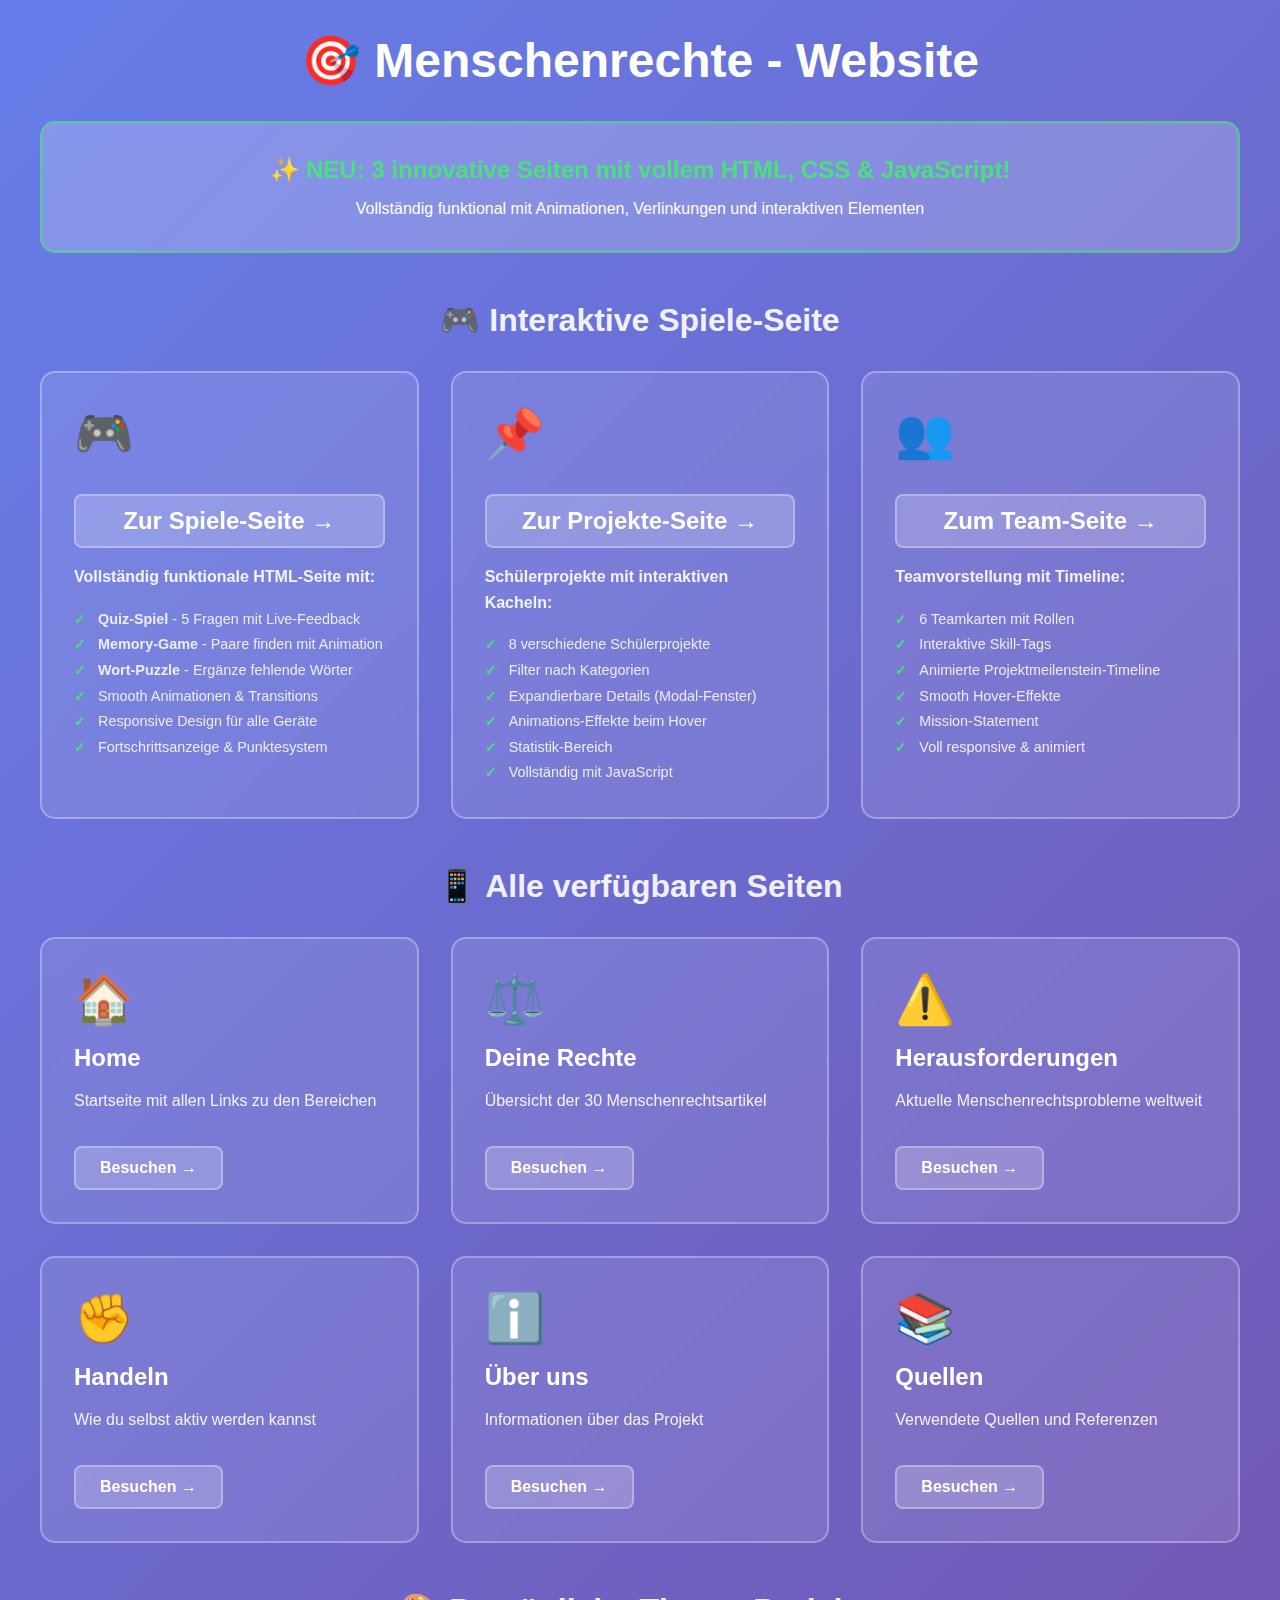
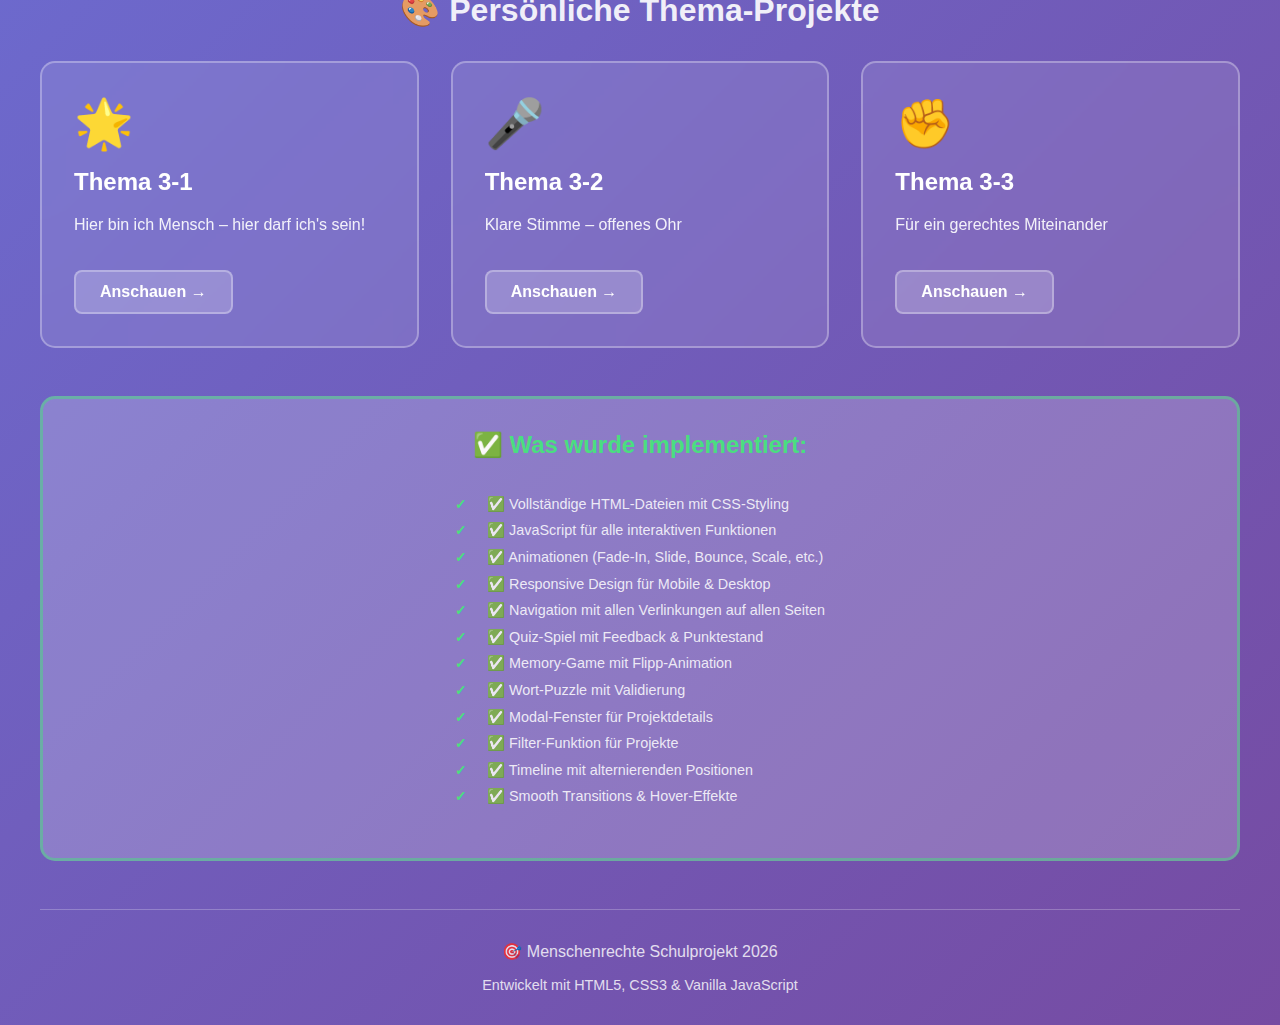
<file: navigation-guide.html>
<!DOCTYPE html>
<html lang="de">
<head>
    <meta charset="UTF-8">
    <meta name="viewport" content="width=device-width, initial-scale=1.0">
    <title>Navigation Guide | Menschenrechte</title>
    <style>
        * {
            margin: 0;
            padding: 0;
            box-sizing: border-box;
        }

        body {
            font-family: 'Segoe UI', Tahoma, Geneva, Verdana, sans-serif;
            background: linear-gradient(135deg, #667eea 0%, #764ba2 100%);
            min-height: 100vh;
            padding: 2rem;
            color: #fff;
        }

        .container {
            max-width: 1200px;
            margin: 0 auto;
        }

        h1 {
            text-align: center;
            margin-bottom: 2rem;
            font-size: 3rem;
            animation: slideInDown 0.8s ease-out;
        }

        .grid {
            display: grid;
            grid-template-columns: repeat(auto-fit, minmax(280px, 1fr));
            gap: 2rem;
            margin: 2rem 0;
        }

        .card {
            background: rgba(255, 255, 255, 0.1);
            border: 2px solid rgba(255, 255, 255, 0.3);
            border-radius: 15px;
            padding: 2rem;
            backdrop-filter: blur(10px);
            cursor: pointer;
            transition: all 0.3s ease;
            animation: fadeInScale 0.6s ease-out;
        }

        .card:hover {
            transform: translateY(-10px);
            border-color: rgba(255, 255, 255, 0.8);
            background: rgba(255, 255, 255, 0.2);
            box-shadow: 0 10px 30px rgba(0, 0, 0, 0.3);
        }

        .card-icon {
            font-size: 3rem;
            margin-bottom: 1rem;
            animation: bounce 2s infinite;
            display: inline-block;
        }

        .card-icon:nth-child(1) { animation-delay: 0s; }
        .card-icon:nth-child(2) { animation-delay: 0.2s; }
        .card-icon:nth-child(3) { animation-delay: 0.4s; }
        .card-icon:nth-child(4) { animation-delay: 0.6s; }

        .card h3 {
            font-size: 1.5rem;
            margin-bottom: 1rem;
            color: #fff;
        }

        .card p {
            color: rgba(255, 255, 255, 0.9);
            margin-bottom: 1rem;
            line-height: 1.6;
        }

        .features {
            list-style: none;
            font-size: 0.9rem;
            color: rgba(255, 255, 255, 0.85);
        }

        .features li {
            padding: 0.3rem 0;
            padding-left: 1.5rem;
            position: relative;
        }

        .features li::before {
            content: "✓";
            position: absolute;
            left: 0;
            color: #4ade80;
            font-weight: bold;
        }

        .btn {
            display: inline-block;
            background: rgba(255, 255, 255, 0.2);
            color: #fff;
            padding: 0.7rem 1.5rem;
            border-radius: 8px;
            text-decoration: none;
            transition: all 0.3s ease;
            border: 2px solid rgba(255, 255, 255, 0.3);
            margin-top: 1rem;
            font-weight: 600;
        }

        .btn:hover {
            background: rgba(255, 255, 255, 0.3);
            border-color: rgba(255, 255, 255, 0.8);
            transform: scale(1.05);
        }

        .section-title {
            font-size: 2rem;
            text-align: center;
            margin-top: 3rem;
            margin-bottom: 2rem;
            opacity: 0.9;
            animation: slideInUp 0.8s ease-out 0.2s both;
        }

        @keyframes slideInDown {
            from { opacity: 0; transform: translateY(-30px); }
            to { opacity: 1; transform: translateY(0); }
        }

        @keyframes slideInUp {
            from { opacity: 0; transform: translateY(30px); }
            to { opacity: 1; transform: translateY(0); }
        }

        @keyframes fadeInScale {
            from { opacity: 0; transform: scale(0.95); }
            to { opacity: 1; transform: scale(1); }
        }

        @keyframes bounce {
            0%, 100% { transform: translateY(0); }
            50% { transform: translateY(-10px); }
        }

        .highlight {
            background: rgba(255, 255, 255, 0.2);
            padding: 2rem;
            border-radius: 15px;
            border: 3px solid rgba(74, 222, 128, 0.5);
            margin: 2rem 0;
            text-align: center;
        }

        .highlight h2 {
            color: #4ade80;
            margin-bottom: 1rem;
        }

        footer {
            text-align: center;
            margin-top: 3rem;
            padding-top: 2rem;
            border-top: 1px solid rgba(255, 255, 255, 0.3);
            opacity: 0.8;
        }
    </style>
</head>
<body>
    <div class="container">
        <h1>🎯 Menschenrechte - Website</h1>

        <div class="highlight">
            <h2>✨ NEU: 3 innovative Seiten mit vollem HTML, CSS & JavaScript!</h2>
            <p>Vollständig funktional mit Animationen, Verlinkungen und interaktiven Elementen</p>
        </div>

        <h2 class="section-title">🎮 Interaktive Spiele-Seite</h2>
        <div class="grid">
            <div class="card">
                <div class="card-icon">🎮</div>
                <h3><a href="games.html" class="btn" style="display: block; text-align: center;">Zur Spiele-Seite →</a></h3>
                <p><strong>Vollständig funktionale HTML-Seite mit:</strong></p>
                <ul class="features">
                    <li><strong>Quiz-Spiel</strong> - 5 Fragen mit Live-Feedback</li>
                    <li><strong>Memory-Game</strong> - Paare finden mit Animation</li>
                    <li><strong>Wort-Puzzle</strong> - Ergänze fehlende Wörter</li>
                    <li>Smooth Animationen & Transitions</li>
                    <li>Responsive Design für alle Geräte</li>
                    <li>Fortschrittsanzeige & Punktesystem</li>
                </ul>
            </div>

            <div class="card">
                <div class="card-icon">📌</div>
                <h3><a href="projects.html" class="btn" style="display: block; text-align: center;">Zur Projekte-Seite →</a></h3>
                <p><strong>Schülerprojekte mit interaktiven Kacheln:</strong></p>
                <ul class="features">
                    <li>8 verschiedene Schülerprojekte</li>
                    <li>Filter nach Kategorien</li>
                    <li>Expandierbare Details (Modal-Fenster)</li>
                    <li>Animations-Effekte beim Hover</li>
                    <li>Statistik-Bereich</li>
                    <li>Vollständig mit JavaScript</li>
                </ul>
            </div>

            <div class="card">
                <div class="card-icon">👥</div>
                <h3><a href="team.html" class="btn" style="display: block; text-align: center;">Zum Team-Seite →</a></h3>
                <p><strong>Teamvorstellung mit Timeline:</strong></p>
                <ul class="features">
                    <li>6 Teamkarten mit Rollen</li>
                    <li>Interaktive Skill-Tags</li>
                    <li>Animierte Projektmeilenstein-Timeline</li>
                    <li>Smooth Hover-Effekte</li>
                    <li>Mission-Statement</li>
                    <li>Voll responsive & animiert</li>
                </ul>
            </div>
        </div>

        <h2 class="section-title">📱 Alle verfügbaren Seiten</h2>
        <div class="grid">
            <div class="card">
                <div class="card-icon">🏠</div>
                <h3>Home</h3>
                <p>Startseite mit allen Links zu den Bereichen</p>
                <a href="index.html" class="btn">Besuchen →</a>
            </div>

            <div class="card">
                <div class="card-icon">⚖️</div>
                <h3>Deine Rechte</h3>
                <p>Übersicht der 30 Menschenrechtsartikel</p>
                <a href="rights.html" class="btn">Besuchen →</a>
            </div>

            <div class="card">
                <div class="card-icon">⚠️</div>
                <h3>Herausforderungen</h3>
                <p>Aktuelle Menschenrechtsprobleme weltweit</p>
                <a href="challenges.html" class="btn">Besuchen →</a>
            </div>

            <div class="card">
                <div class="card-icon">✊</div>
                <h3>Handeln</h3>
                <p>Wie du selbst aktiv werden kannst</p>
                <a href="action.html" class="btn">Besuchen →</a>
            </div>

            <div class="card">
                <div class="card-icon">ℹ️</div>
                <h3>Über uns</h3>
                <p>Informationen über das Projekt</p>
                <a href="about.html" class="btn">Besuchen →</a>
            </div>

            <div class="card">
                <div class="card-icon">📚</div>
                <h3>Quellen</h3>
                <p>Verwendete Quellen und Referenzen</p>
                <a href="sources.html" class="btn">Besuchen →</a>
            </div>
        </div>

        <h2 class="section-title">🎨 Persönliche Thema-Projekte</h2>
        <div class="grid">
            <div class="card">
                <div class="card-icon">🌟</div>
                <h3>Thema 3-1</h3>
                <p>Hier bin ich Mensch – hier darf ich's sein!</p>
                <a href="theme-3-1-neu.html" class="btn">Anschauen →</a>
            </div>

            <div class="card">
                <div class="card-icon">🎤</div>
                <h3>Thema 3-2</h3>
                <p>Klare Stimme – offenes Ohr</p>
                <a href="theme-3-2-neu.html" class="btn">Anschauen →</a>
            </div>

            <div class="card">
                <div class="card-icon">✊</div>
                <h3>Thema 3-3</h3>
                <p>Für ein gerechtes Miteinander</p>
                <a href="theme-3-3-neu.html" class="btn">Anschauen →</a>
            </div>
        </div>

        <div class="highlight" style="margin-top: 3rem;">
            <h2>✅ Was wurde implementiert:</h2>
            <div style="text-align: left; display: inline-block;">
                <ul class="features" style="padding: 1rem 2rem; text-align: left;">
                    <li style="padding-left: 2rem;">✅ Vollständige HTML-Dateien mit CSS-Styling</li>
                    <li style="padding-left: 2rem;">✅ JavaScript für alle interaktiven Funktionen</li>
                    <li style="padding-left: 2rem;">✅ Animationen (Fade-In, Slide, Bounce, Scale, etc.)</li>
                    <li style="padding-left: 2rem;">✅ Responsive Design für Mobile & Desktop</li>
                    <li style="padding-left: 2rem;">✅ Navigation mit allen Verlinkungen auf allen Seiten</li>
                    <li style="padding-left: 2rem;">✅ Quiz-Spiel mit Feedback & Punktestand</li>
                    <li style="padding-left: 2rem;">✅ Memory-Game mit Flipp-Animation</li>
                    <li style="padding-left: 2rem;">✅ Wort-Puzzle mit Validierung</li>
                    <li style="padding-left: 2rem;">✅ Modal-Fenster für Projektdetails</li>
                    <li style="padding-left: 2rem;">✅ Filter-Funktion für Projekte</li>
                    <li style="padding-left: 2rem;">✅ Timeline mit alternierenden Positionen</li>
                    <li style="padding-left: 2rem;">✅ Smooth Transitions & Hover-Effekte</li>
                </ul>
            </div>
        </div>

        <footer>
            <p>🎯 Menschenrechte Schulprojekt 2026</p>
            <p style="font-size: 0.9rem; margin-top: 1rem;">Entwickelt mit HTML5, CSS3 & Vanilla JavaScript</p>
        </footer>
    </div>
</body>
</html>
</file>
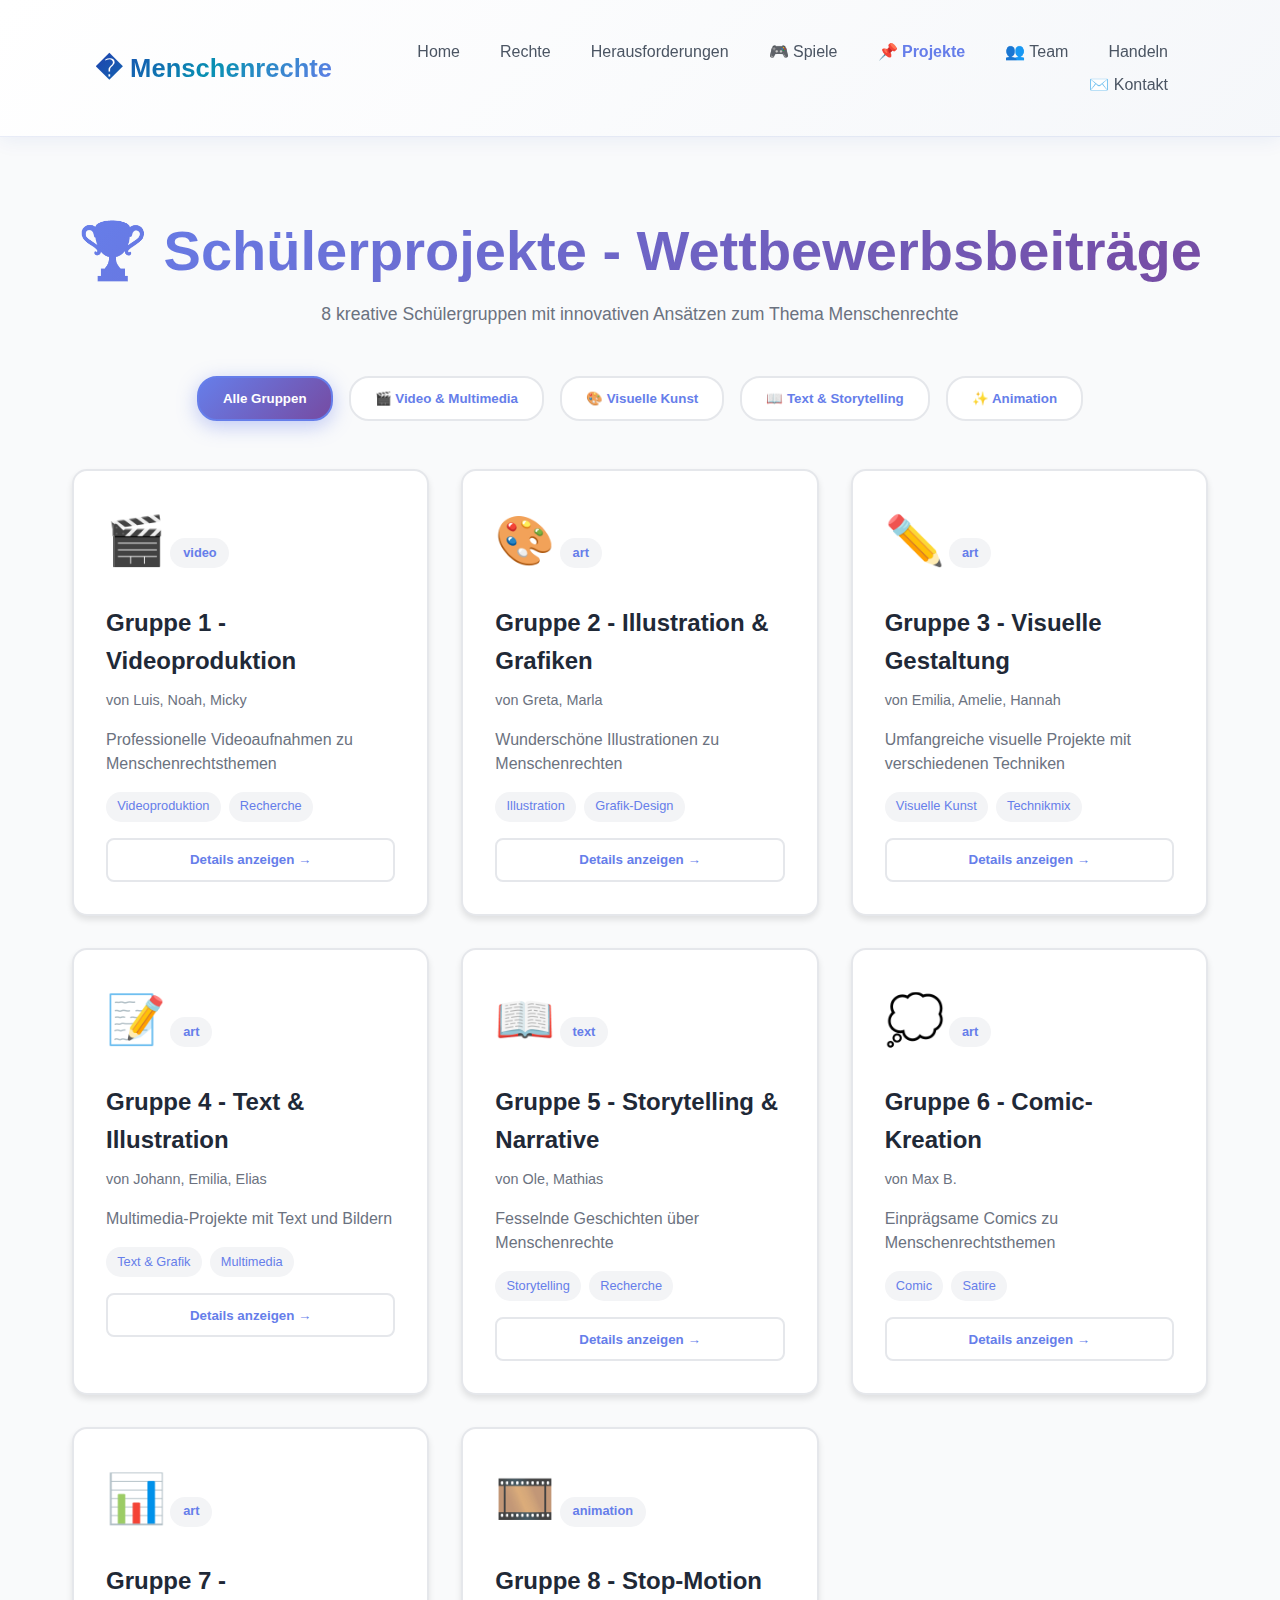
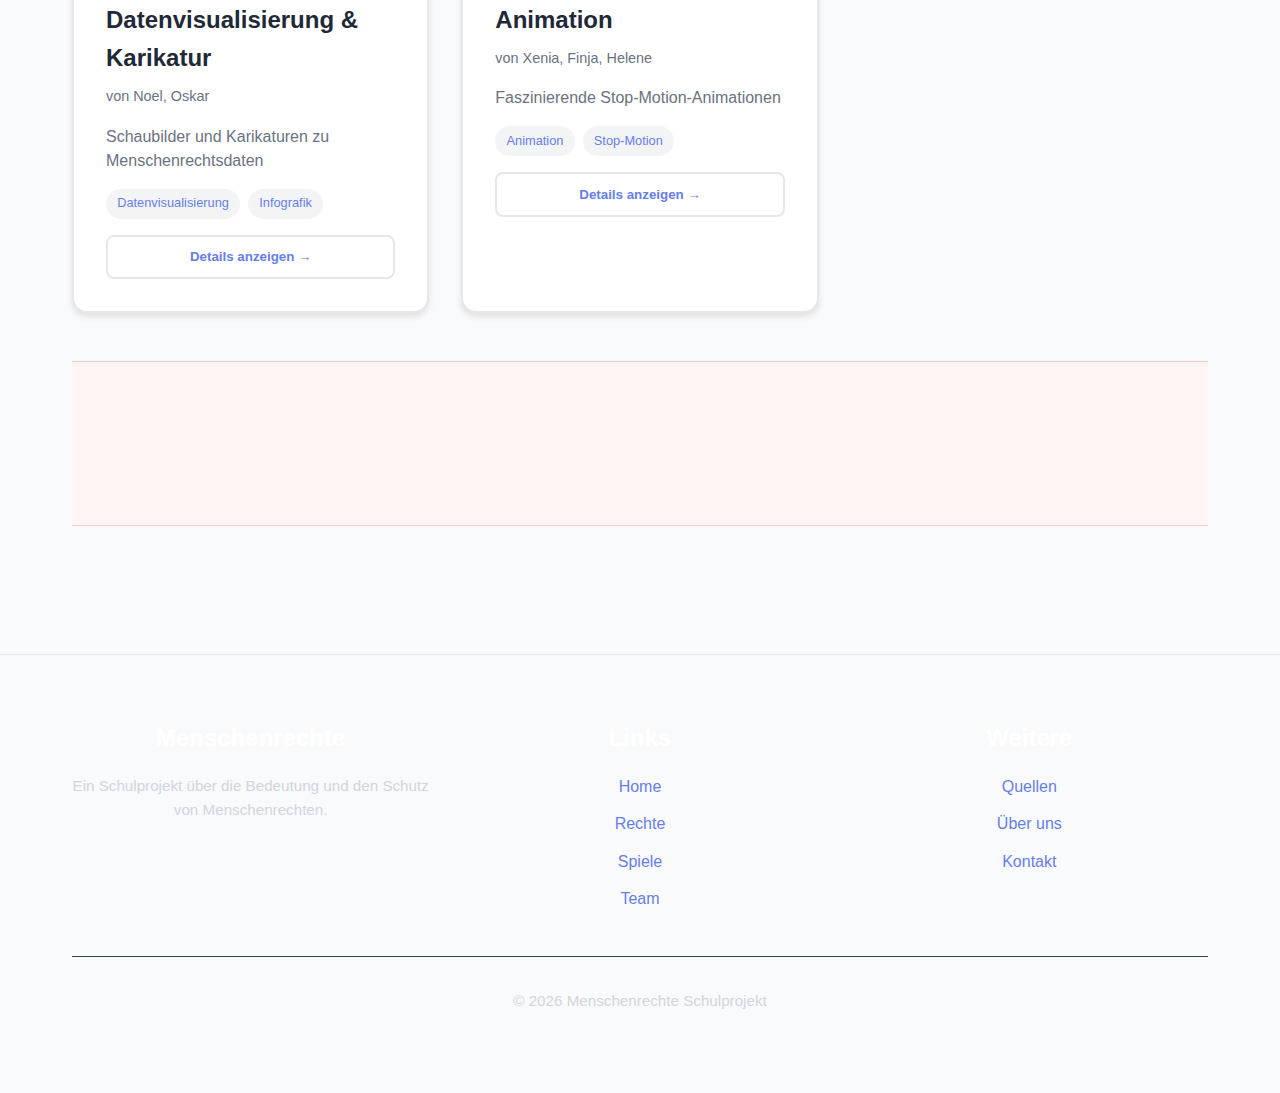
<file: projects.html>
<!DOCTYPE html>
<html lang="de">
<head>
    <meta charset="UTF-8">
    <meta name="viewport" content="width=device-width, initial-scale=1.0">
    <title>Schülerprojekte | Menschenrechte</title>
    <link rel="stylesheet" href="styles.css">
    <style>
        * {
            margin: 0;
            padding: 0;
            box-sizing: border-box;
        }

        body {
            font-family: 'Segoe UI', Tahoma, Geneva, Verdana, sans-serif;
            background: #f9fafb;
            color: #1f2937;
            min-height: 100vh;
        }

        .container {
            max-width: 1200px;
            margin: 0 auto;
            padding: 2rem;
        }

        .header {
            text-align: center;
            margin: 3rem 0;
            animation: fadeIn 0.8s ease-out;
        }

        .header h1 {
            font-size: 3.5rem;
            margin-bottom: 1rem;
            background: linear-gradient(135deg, #667eea 0%, #764ba2 100%);
            -webkit-background-clip: text;
            -webkit-text-fill-color: transparent;
            background-clip: text;
            animation: slideInDown 0.8s ease-out;
        }

        .header p {
            font-size: 1.3rem;
            color: #6b7280;
            animation: slideInUp 0.8s ease-out 0.2s both;
        }

        /* Filter Buttons */
        .filter-buttons {
            display: flex;
            flex-wrap: wrap;
            justify-content: center;
            gap: 1rem;
            margin: 2rem 0;
            animation: fadeIn 0.8s ease-out 0.3s both;
        }

        .filter-btn {
            padding: 0.8rem 1.5rem;
            background: white;
            border: 2px solid #e5e7eb;
            color: #667eea;
            border-radius: 20px;
            cursor: pointer;
            font-weight: 600;
            transition: all 0.3s ease;
        }

        .filter-btn:hover {
            background: #f3f4f6;
            border-color: #667eea;
        }

        .filter-btn.active {
            background: linear-gradient(135deg, #667eea 0%, #764ba2 100%);
            border-color: #667eea;
            color: white;
            box-shadow: 0 5px 20px rgba(102, 126, 234, 0.4);
        }

        /* Projects Grid */
        .projects-grid {
            display: grid;
            grid-template-columns: repeat(auto-fit, minmax(300px, 1fr));
            gap: 2rem;
            margin: 3rem 0;
        }

        .project-card {
            background: white;
            border: 2px solid #e5e7eb;
            border-radius: 15px;
            overflow: hidden;
            cursor: pointer;
            transition: all 0.3s ease;
            animation: fadeInScale 0.6s ease-out;
            position: relative;
            box-shadow: 0 4px 6px rgba(0, 0, 0, 0.1);
        }

        .project-card::before {
            content: '';
            position: absolute;
            top: 0;
            left: -100%;
            width: 100%;
            height: 100%;
            background: linear-gradient(90deg, transparent, rgba(102, 126, 234, 0.1), transparent);
            transition: left 0.5s ease;
            z-index: 1;
        }

        .project-card:hover::before {
            left: 100%;
        }

        .project-card:hover {
            transform: translateY(-10px);
            border-color: #667eea;
            box-shadow: 0 10px 30px rgba(102, 126, 234, 0.2);
        }

        .project-content {
            padding: 2rem;
            position: relative;
            z-index: 2;
        }

        .project-icon {
            font-size: 3rem;
            margin-bottom: 1rem;
            animation: bounce 2s infinite;
            display: inline-block;
        }

        .project-category {
            display: inline-block;
            background: #f3f4f6;
            color: #667eea;
            font-size: 0.8rem;
            font-weight: bold;
            padding: 0.3rem 0.8rem;
            border-radius: 20px;
            margin-bottom: 1rem;
        }

        .project-card h2 {
            font-size: 1.5rem;
            margin: 0.5rem 0;
            color: #1f2937;
        }

        .project-author {
            font-size: 0.9rem;
            color: #6b7280;
            margin-bottom: 1rem;
        }

        .project-description {
            color: #6b7280;
            margin-bottom: 1rem;
            line-height: 1.5;
        }

        .project-tags {
            display: flex;
            flex-wrap: wrap;
            gap: 0.5rem;
            margin-bottom: 1rem;
        }

        .project-tag {
            background: #f3f4f6;
            color: #667eea;
            padding: 0.3rem 0.7rem;
            border-radius: 15px;
            font-size: 0.8rem;
        }

        .btn-details {
            width: 100%;
            padding: 0.8rem;
            background: white;
            border: 2px solid #e5e7eb;
            color: #667eea;
            border-radius: 8px;
            cursor: pointer;
            font-weight: 600;
            transition: all 0.3s ease;
        }

        .btn-details:hover {
            background: linear-gradient(135deg, #667eea 0%, #764ba2 100%);
            border-color: #667eea;
            color: white;
        }

        /* Modal */
        .modal {
            display: none;
            position: fixed;
            z-index: 1000;
            left: 0;
            top: 0;
            width: 100%;
            height: 100%;
            background-color: rgba(0, 0, 0, 0.8);
            animation: fadeIn 0.3s ease-out;
            overflow-y: auto;
        }

        .modal.active {
            display: flex;
            align-items: center;
            justify-content: center;
        }

        .modal-content {
            background: white;
            padding: 2rem;
            border-radius: 15px;
            max-width: 600px;
            width: 90%;
            margin: auto;
            animation: slideInUp 0.3s ease-out;
            border: 2px solid #e5e7eb;
            box-shadow: 0 10px 40px rgba(0, 0, 0, 0.2);
        }

        .close-btn {
            color: #667eea;
            float: right;
            font-size: 2rem;
            font-weight: bold;
            cursor: pointer;
            transition: color 0.3s ease;
        }

        .close-btn:hover {
            color: #764ba2;
        }

        .modal-header {
            display: flex;
            align-items: center;
            gap: 1rem;
            margin-bottom: 1.5rem;
        }

        .modal-icon {
            font-size: 2.5rem;
        }

        .modal-title h2 {
            margin-bottom: 0.5rem;
            color: #1f2937;
        }

        .modal-meta {
            font-size: 0.9rem;
            color: #6b7280;
            display: flex;
            flex-direction: column;
            gap: 0.25rem;
        }

        .modal-body {
            margin: 1.5rem 0;
        }

        .modal-body h3 {
            color: #667eea;
            margin-bottom: 1rem;
            font-size: 1.2rem;
        }

        .modal-body p {
            color: #6b7280;
            line-height: 1.6;
            margin-bottom: 1rem;
        }

        .modal-info {
            display: grid;
            grid-template-columns: 1fr 1fr;
            gap: 1rem;
            margin: 1rem 0;
            background: #f9fafb;
            padding: 1rem;
            border-radius: 8px;
        }

        .modal-info-item p:first-child {
            color: #999;
            font-size: 0.8rem;
            text-transform: uppercase;
            margin-bottom: 0.3rem;
        }

        .modal-info-item p:last-child {
            color: #1f2937;
            font-weight: bold;
        }

        .modal-tags {
            display: flex;
            flex-wrap: wrap;
            gap: 0.5rem;
            margin: 1rem 0;
        }

        .modal-tag {
            background: #f3f4f6;
            color: #667eea;
            padding: 0.5rem 1rem;
            border-radius: 15px;
            font-size: 0.9rem;
        }

        .button-group {
            display: flex;
            gap: 1rem;
            margin-top: 1.5rem;
        }

        .btn {
            flex: 1;
            padding: 0.8rem;
            border: none;
            border-radius: 8px;
            cursor: pointer;
            font-weight: 600;
            transition: all 0.3s ease;
        }

        .btn-secondary {
            background: white;
            color: #667eea;
            border: 2px solid #e5e7eb;
        }

        .btn-secondary:hover {
            background: #f9fafb;
            border-color: #667eea;
        }

        .btn-primary {
            background: linear-gradient(135deg, #667eea 0%, #764ba2 100%);
            color: #fff;
        }

        .btn-primary:hover {
            transform: scale(1.05);
            box-shadow: 0 5px 20px rgba(102, 126, 234, 0.6);
        }

        /* Stats Section */
        .stats-section {
            display: grid;
            grid-template-columns: repeat(auto-fit, minmax(200px, 1fr));
            gap: 1.5rem;
            margin: 3rem 0;
            animation: fadeIn 0.8s ease-out 0.4s both;
        }

        .stat-card {
            background: white;
            border: 2px solid #e5e7eb;
            border-radius: 10px;
            padding: 2rem;
            text-align: center;
            transition: all 0.3s ease;
            animation: slideInUp 0.6s ease-out forwards;
            opacity: 0;
            box-shadow: 0 4px 6px rgba(0, 0, 0, 0.1);
        }

        .stat-card:nth-child(1) { animation-delay: 0.2s; }
        .stat-card:nth-child(2) { animation-delay: 0.4s; }
        .stat-card:nth-child(3) { animation-delay: 0.6s; }
        .stat-card:nth-child(4) { animation-delay: 0.8s; }

        .stat-card:hover {
            border-color: #667eea;
            background: #f9fafb;
            transform: scale(1.08) translateY(-5px);
            box-shadow: 0 10px 20px rgba(102, 126, 234, 0.2);
        }

        .stat-number {
            font-size: 2.5rem;
            font-weight: bold;
            background: linear-gradient(135deg, #667eea 0%, #764ba2 100%);
            -webkit-background-clip: text;
            -webkit-text-fill-color: transparent;
            background-clip: text;
            margin-bottom: 0.5rem;
        }

        .stat-label {
            color: #999;
            font-size: 0.9rem;
            text-transform: uppercase;
        }

        /* Footer */
        footer {
            background: #f9fafb;
            padding: 2rem;
            text-align: center;
            color: #6b7280;
            margin-top: 3rem;
            border-top: 1px solid #e5e7eb;
        }

        footer a {
            color: #667eea;
            text-decoration: none;
            transition: color 0.3s ease;
        }

        footer a:hover {
            color: #a78bfa;
        }

        /* Animations */
        @keyframes fadeIn {
            from { opacity: 0; }
            to { opacity: 1; }
        }

        @keyframes slideInDown {
            from { opacity: 0; transform: translateY(-30px); }
            to { opacity: 1; transform: translateY(0); }
        }

        @keyframes slideInUp {
            from { opacity: 0; transform: translateY(30px); }
            to { opacity: 1; transform: translateY(0); }
        }

        @keyframes fadeInScale {
            from { opacity: 0; transform: scale(0.95); }
            to { opacity: 1; transform: scale(1); }
        }

        @keyframes bounce {
            0%, 100% { transform: translateY(0); }
            50% { transform: translateY(-10px); }
        }

        @media (max-width: 768px) {
            .header h1 {
                font-size: 2rem;
            }

            .projects-grid {
                grid-template-columns: 1fr;
            }

            nav {
                flex-direction: column;
                gap: 1rem;
            }

            nav a {
                margin: 0 0.5rem;
                font-size: 0.9rem;
            }

            .filter-buttons {
                flex-direction: column;
                gap: 0.5rem;
            }

            .filter-btn {
                width: 100%;
            }

            .modal-info {
                grid-template-columns: 1fr;
            }
        }
    </style>
</head>
<body>
    <!-- Navigation -->
    <nav class="navbar">
        <div class="container">
            <div class="nav-content">
                <a href="index.html" class="logo">� Menschenrechte</a>
                <ul class="nav-links">
                    <li><a href="index.html">Home</a></li>
                    <li><a href="rights.html">Rechte</a></li>
                    <li><a href="challenges.html">Herausforderungen</a></li>
                    <li><a href="games.html">🎮 Spiele</a></li>
                    <li><a href="projects.html" style="color: #667eea; font-weight: bold;">📌 Projekte</a></li>
                    <li><a href="team.html">👥 Team</a></li>
                    <li><a href="action.html">Handeln</a></li>
                    <li><a href="contact.html">✉️ Kontakt</a></li>
                </ul>
            </div>
        </div>
    </nav>

    <!-- Main Content -->
    <div class="container">
        <div class="header">
            <h1>🏆 Schülerprojekte - Wettbewerbsbeiträge</h1>
            <p style="font-size: 1.1rem; margin-top: 1rem;">8 kreative Schülergruppen mit innovativen Ansätzen zum Thema Menschenrechte</p>
        </div>

        <!-- Filter Buttons -->
        <div class="filter-buttons">
            <button class="filter-btn active" onclick="filterProjects('all')">Alle Gruppen</button>
            <button class="filter-btn" onclick="filterProjects('video')">🎬 Video & Multimedia</button>
            <button class="filter-btn" onclick="filterProjects('art')">🎨 Visuelle Kunst</button>
            <button class="filter-btn" onclick="filterProjects('text')">📖 Text & Storytelling</button>
            <button class="filter-btn" onclick="filterProjects('animation')">✨ Animation</button>
        </div>

        <!-- Projects Grid -->
        <div class="projects-grid" id="projectsGrid"></div>

        <!-- Stats Section -->
        <div class="stats-section">
            <div class="stat-card">
                <div class="stat-number">8</div>
                <div class="stat-label">Projektgruppen</div>
            </div>
            <div class="stat-card">
                <div class="stat-number">25</div>
                <div class="stat-label">Schüler:innen</div>
            </div>
            <div class="stat-card">
                <div class="stat-number">5</div>
                <div class="stat-label">Kategorien</div>
            </div>
            <div class="stat-card">
                <div class="stat-number">🏆</div>
                <div class="stat-label">Wettbewerbs-Beiträge</div>
            </div>
        </div>
    </div>

    <!-- Project Details Modal -->
    <div id="projectModal" class="modal">
        <div class="modal-content">
            <span class="close-btn" onclick="closeModal()">&times;</span>
            <div id="modalBody"></div>
        </div>
    </div>

    <!-- Footer -->
    <footer>
        <div class="container">
            <div class="footer-grid">
                <div>
                    <h3>Menschenrechte</h3>
                    <p>Ein Schulprojekt über die Bedeutung und den Schutz von Menschenrechten.</p>
                </div>
                <div>
                    <h3>Links</h3>
                    <ul>
                        <li><a href="index.html">Home</a></li>
                        <li><a href="rights.html">Rechte</a></li>
                        <li><a href="games.html">Spiele</a></li>
                        <li><a href="team.html">Team</a></li>
                    </ul>
                </div>
                <div>
                    <h3>Weitere</h3>
                    <ul>
                        <li><a href="sources.html">Quellen</a></li>
                        <li><a href="about.html">Über uns</a></li>
                        <li><a href="mailto:niklas@menschenrechte.de">Kontakt</a></li>
                    </ul>
                </div>
            </div>
            <div class="footer-bottom">
                <p>&copy; 2026 Menschenrechte Schulprojekt</p>
            </div>
        </div>
    </footer>

    <script>
        const projects = [
            {
                id: 1,
                title: "Gruppe 1 - Videoproduktion",
                author: "Luis, Noah, Micky",
                category: 'video',
                icon: '🎬',
                shortDesc: "Professionelle Videoaufnahmen zu Menschenrechtsthemen",
                fullDesc: "Diese Schülergruppe produziert aussagekräftige Videoaufnahmen zu verschiedenen Menschenrechtsverletzungen. Sie recherchieren kritische Fälle, planen Dreharbeiten und schneiden professionelle Videos, die komplexe Inhalte verständlich und emotional vermitteln.",
                mediaType: 'Video',
                tags: ['Videoproduktion', 'Recherche', 'Storytelling'],
            },
            {
                id: 2,
                title: "Gruppe 2 - Illustration & Grafiken",
                author: "Greta, Marla",
                category: 'art',
                icon: '🎨',
                shortDesc: "Wunderschöne Illustrationen zu Menschenrechten",
                fullDesc: "Greta und Marla erstellen künstlerische Illustrationen und grafische Darstellungen, die Menschenrechtsthemen auf visuell einprägsame Weise vermitteln. Ihre Kunstwerke helfen, abstrakte Konzepte konkret und emotional zugänglich zu machen.",
                mediaType: 'Illustration',
                tags: ['Illustration', 'Grafik-Design', 'Visuelles Storytelling'],
            },
            {
                id: 3,
                title: "Gruppe 3 - Visuelle Gestaltung",
                author: "Emilia, Amelie, Hannah",
                category: 'art',
                icon: '✏️',
                shortDesc: "Umfangreiche visuelle Projekte mit verschiedenen Techniken",
                fullDesc: "Dieses erfahrene Illustrator:innen-Team arbeitet an umfangreichen visuellen Projekten. Sie kombinieren verschiedene Techniken und Stile, um emotionale und aussagekräftige Darstellungen von Menschenrechtsfragen zu schaffen.",
                mediaType: 'Illustration',
                tags: ['Visuelle Kunst', 'Technikmix', 'Kreativität'],
            },
            {
                id: 4,
                title: "Gruppe 4 - Text & Illustration",
                author: "Johann, Emilia, Elias",
                category: 'art',
                icon: '📝',
                shortDesc: "Multimedia-Projekte mit Text und Bildern",
                fullDesc: "Johann, Emilia und Elias verbinden visuelle Kunst mit aussagekräftigen Texten. Ihr multimedialer Ansatz ermöglicht eine tiefere und facettenreichere Vermittlung von Menschenrechtsthemen durch die Kombination von Bild und Wort.",
                mediaType: 'Mixed Media',
                tags: ['Text & Grafik', 'Multimedia', 'Hybrid-Ansatz'],
            },
            {
                id: 5,
                title: "Gruppe 5 - Storytelling & Narrative",
                author: "Ole, Mathias",
                category: 'text',
                icon: '📖',
                shortDesc: "Fesselnde Geschichten über Menschenrechte",
                fullDesc: "Ole und Mathias erzählen Geschichten, die inspirieren und aufklären. Sie recherchieren Menschenrechtsfälle und formen sie in fesselnde Narrative, die zeigen, wie Menschenrechte das tägliche Leben beeinflussen. Ihre Geschichten bringen echte Menschenrechtsthemen nah und persönlich.",
                mediaType: 'Text & Geschichten',
                tags: ['Storytelling', 'Recherche', 'Narrative'],
            },
            {
                id: 6,
                title: "Gruppe 6 - Comic-Kreation",
                author: "Max B.",
                category: 'art',
                icon: '💭',
                shortDesc: "Einprägsame Comics zu Menschenrechtsthemen",
                fullDesc: "Max B. kreiert einprägsame Comics, die Menschenrechtsthemen humorvoll, kreativ und leicht verständlich darstellen. Comics bieten eine perfekte Möglichkeit, gerade junge Menschen zu erreichen und zum Nachdenken anzuregen.",
                mediaType: 'Comic-Art',
                tags: ['Comic', 'Satire', 'Visuelle Kommunikation'],
            },
            {
                id: 7,
                title: "Gruppe 7 - Datenvisualisierung & Karikatur",
                author: "Noel, Oskar",
                category: 'art',
                icon: '📊',
                shortDesc: "Schaubilder und Karikaturen zu Menschenrechtsdaten",
                fullDesc: "Noel und Oskar verwandeln komplexe Daten in verständliche Schaubilder und nutzen Karikaturen, um kritische Punkte pointiert hervorzuheben. Ihre Arbeit macht Statistiken und Zahlen zu Menschenrechtsthemen anschaulich und einprägsam.",
                mediaType: 'Infografik & Karikatur',
                tags: ['Datenvisualisierung', 'Infografik', 'Grafik-Design'],
            },
            {
                id: 8,
                title: "Gruppe 8 - Stop-Motion Animation",
                author: "Xenia, Finja, Helene",
                category: 'animation',
                icon: '🎞️',
                shortDesc: "Faszinierende Stop-Motion-Animationen",
                fullDesc: "Xenia, Finja und Helene kreieren faszinierende Stop-Motion-Animationen, die Menschenrechtsthemen zum Leben erwecken. Diese aufwändige Technik ermöglicht kreative und zeitlose Darstellungen wichtiger sozialer Botschaften.",
                mediaType: 'Stop-Motion Animation',
                tags: ['Animation', 'Stop-Motion', 'Filmproduktion'],
            }
        ];

        let currentFilter = 'all';

        function filterProjects(category) {
            currentFilter = category;
            document.querySelectorAll('.filter-btn').forEach(btn => btn.classList.remove('active'));
            event.target.classList.add('active');
            displayProjects();
        }

        function displayProjects() {
            const filtered = currentFilter === 'all' 
                ? projects 
                : projects.filter(p => p.category === currentFilter);

            const grid = document.getElementById('projectsGrid');
            grid.innerHTML = filtered.map((project, idx) => `
                <div class="project-card" style="animation-delay: ${idx * 100}ms">
                    <div class="project-content">
                        <div class="project-icon">${project.icon}</div>
                        <span class="project-category">${project.category}</span>
                        <h2>${project.title}</h2>
                        <p class="project-author">von ${project.author}</p>
                        <p class="project-description">${project.shortDesc}</p>
                        <div class="project-tags">
                            ${project.tags.slice(0, 2).map(tag => `<span class="project-tag">${tag}</span>`).join('')}
                        </div>
                        <button class="btn-details" onclick="openModal(${project.id})">Details anzeigen →</button>
                    </div>
                </div>
            `).join('');
        }

        function openModal(projectId) {
            const project = projects.find(p => p.id === projectId);
            if (!project) return;

            const modalBody = document.getElementById('modalBody');
            modalBody.innerHTML = `
                <div class="modal-header">
                    <div class="modal-icon">${project.icon}</div>
                    <div class="modal-title">
                        <h2>${project.title}</h2>
                        <div class="modal-meta">
                            <span>von ${project.author}</span>
                            <span>${project.category.toUpperCase()}</span>
                        </div>
                    </div>
                </div>

                <div class="modal-body">
                    <h3>Über das Projekt</h3>
                    <p>${project.fullDesc}</p>

                    <div class="modal-info">
                        <div class="modal-info-item">
                            <p>Formattyp</p>
                            <p>${project.mediaType}</p>
                        </div>
                        <div class="modal-info-item">
                            <p>Kategorie</p>
                            <p>${project.category}</p>
                        </div>
                    </div>

                    <div class="modal-tags">
                        ${project.tags.map(tag => `<span class="modal-tag">#${tag}</span>`).join('')}
                    </div>
                </div>

                <div class="button-group">
                    <button class="btn btn-secondary" onclick="closeModal()">Schließen</button>
                    <button class="btn btn-primary" onclick="alert('Link zum Projekt wird hinzugefügt!')">Zum Projekt →</button>
                </div>
            `;

            document.getElementById('projectModal').classList.add('active');
        }

        function closeModal() {
            document.getElementById('projectModal').classList.remove('active');
        }

        // Initial display
        displayProjects();
    </script>
</body>
</html>
</file>
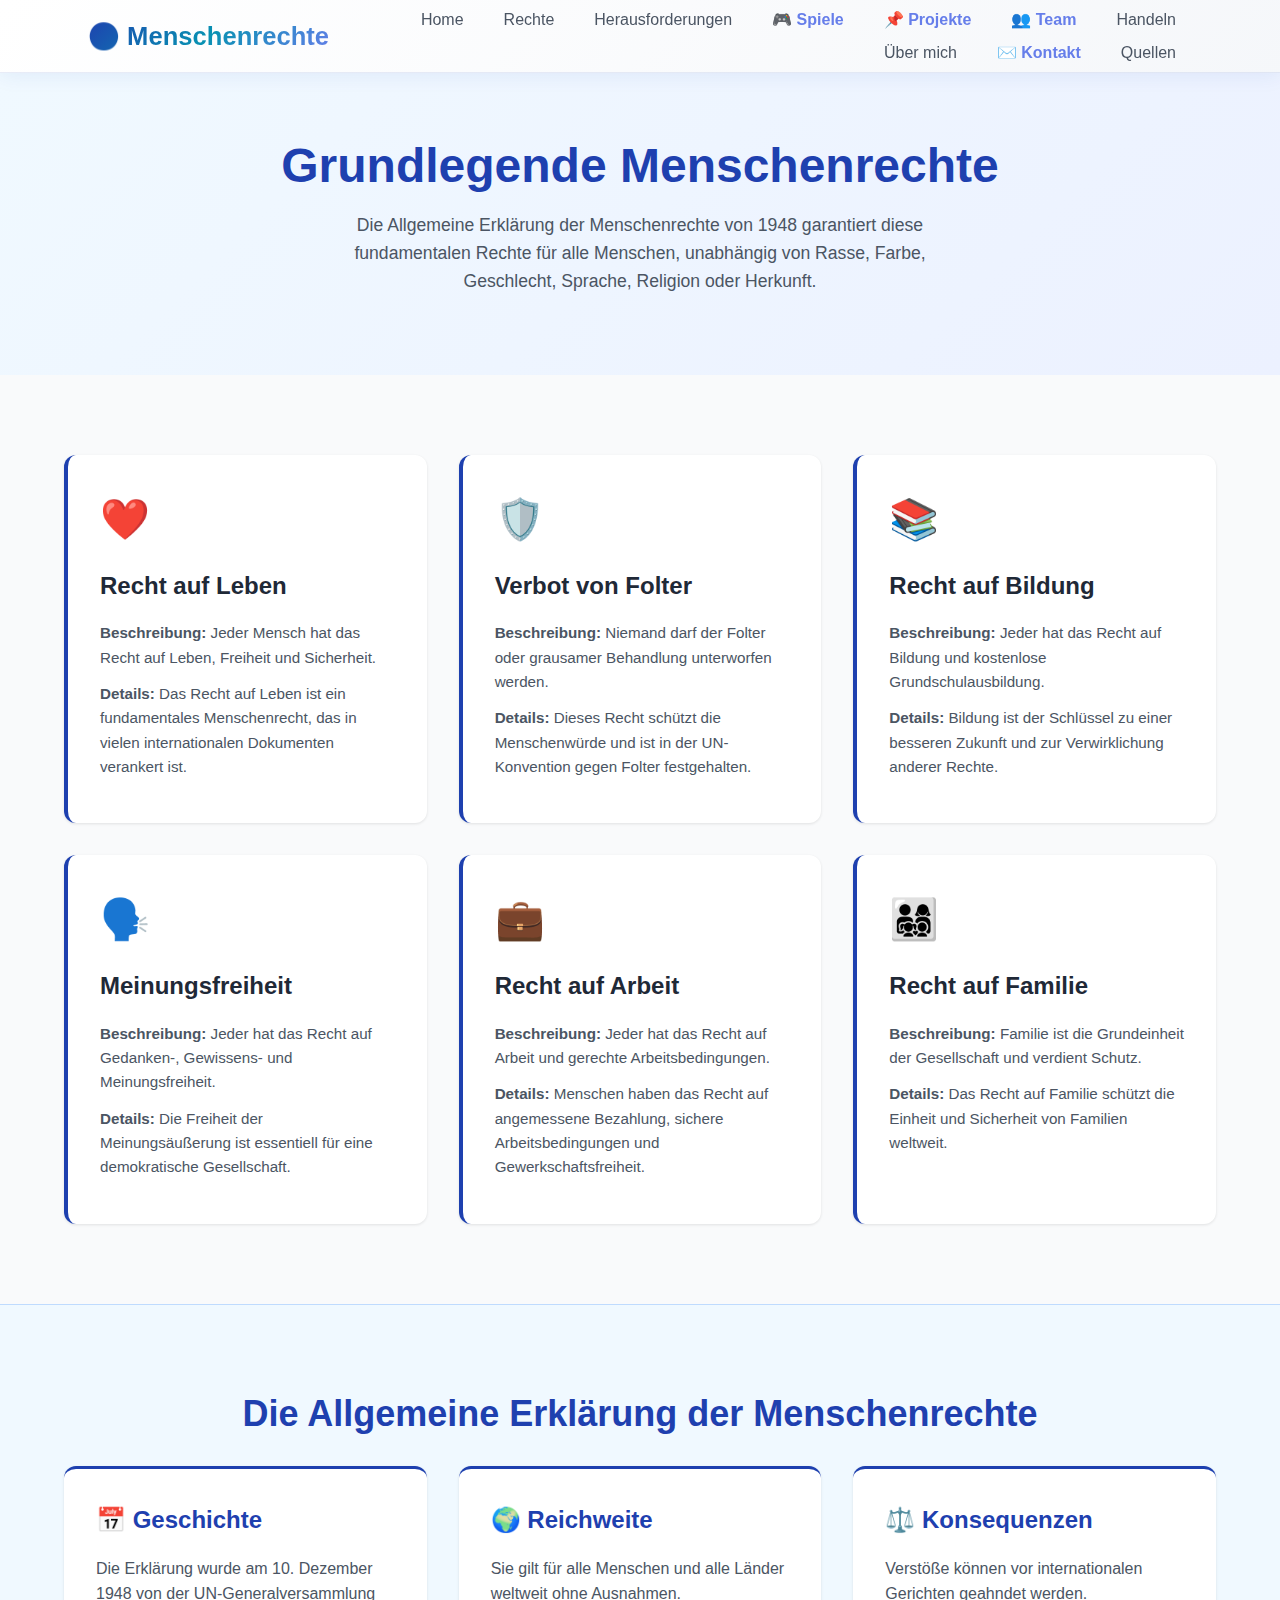
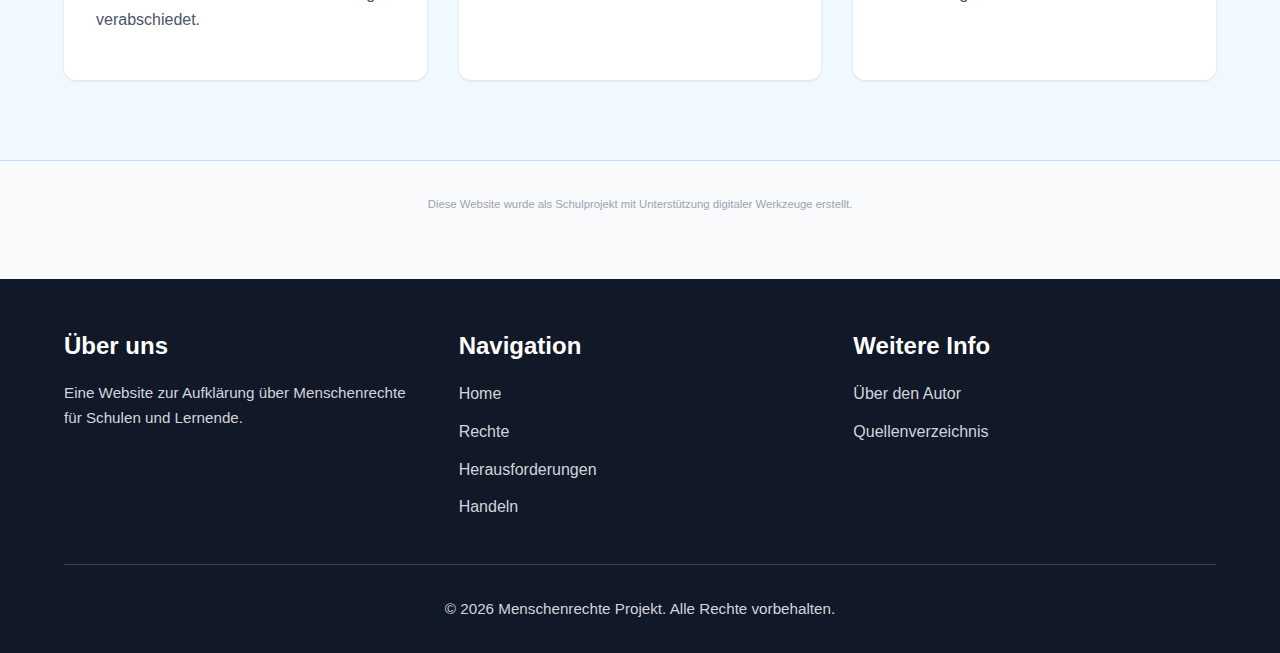
<file: rights.html>
<!DOCTYPE html>
<html lang="de">
<head>
    <meta charset="UTF-8">
    <meta name="viewport" content="width=device-width, initial-scale=1.0">
    <title>Menschenrechte - Rechte</title>
    <link rel="stylesheet" href="styles.css">
</head>
<body>
    <!-- Navigation -->
    <nav class="navbar">
        <div class="container">
            <div class="nav-content">
                <a href="index.html" class="logo">🌍 Menschenrechte</a>
                <ul class="nav-links">
                    <li><a href="index.html">Home</a></li>
                    <li><a href="rights.html">Rechte</a></li>
                    <li><a href="challenges.html">Herausforderungen</a></li>
                    <li><a href="games.html" style="color: #667eea; font-weight: bold;">🎮 Spiele</a></li>
                    <li><a href="projects.html" style="color: #667eea; font-weight: bold;">📌 Projekte</a></li>
                    <li><a href="team.html" style="color: #667eea; font-weight: bold;">👥 Team</a></li>
                    <li><a href="action.html">Handeln</a></li>
                    <li><a href="about.html">Über mich</a></li>
                    <li><a href="contact.html" style="color: #667eea; font-weight: bold;">✉️ Kontakt</a></li>
                    <li><a href="sources.html">Quellen</a></li>
                </ul>
            </div>
        </div>
    </nav>

    <main>
        <section class="page-header">
            <div class="container">
                <h1>Grundlegende Menschenrechte</h1>
                <p>Die Allgemeine Erklärung der Menschenrechte von 1948 garantiert diese fundamentalen Rechte für alle Menschen, unabhängig von Rasse, Farbe, Geschlecht, Sprache, Religion oder Herkunft.</p>
            </div>
        </section>

        <section class="rights-section">
            <div class="container">
                <div class="rights-grid">
                    <div class="right-card">
                        <div class="right-icon">❤️</div>
                        <h2>Recht auf Leben</h2>
                        <p><strong>Beschreibung:</strong> Jeder Mensch hat das Recht auf Leben, Freiheit und Sicherheit.</p>
                        <p><strong>Details:</strong> Das Recht auf Leben ist ein fundamentales Menschenrecht, das in vielen internationalen Dokumenten verankert ist.</p>
                    </div>

                    <div class="right-card">
                        <div class="right-icon">🛡️</div>
                        <h2>Verbot von Folter</h2>
                        <p><strong>Beschreibung:</strong> Niemand darf der Folter oder grausamer Behandlung unterworfen werden.</p>
                        <p><strong>Details:</strong> Dieses Recht schützt die Menschenwürde und ist in der UN-Konvention gegen Folter festgehalten.</p>
                    </div>

                    <div class="right-card">
                        <div class="right-icon">📚</div>
                        <h2>Recht auf Bildung</h2>
                        <p><strong>Beschreibung:</strong> Jeder hat das Recht auf Bildung und kostenlose Grundschulausbildung.</p>
                        <p><strong>Details:</strong> Bildung ist der Schlüssel zu einer besseren Zukunft und zur Verwirklichung anderer Rechte.</p>
                    </div>

                    <div class="right-card">
                        <div class="right-icon">🗣️</div>
                        <h2>Meinungsfreiheit</h2>
                        <p><strong>Beschreibung:</strong> Jeder hat das Recht auf Gedanken-, Gewissens- und Meinungsfreiheit.</p>
                        <p><strong>Details:</strong> Die Freiheit der Meinungsäußerung ist essentiell für eine demokratische Gesellschaft.</p>
                    </div>

                    <div class="right-card">
                        <div class="right-icon">💼</div>
                        <h2>Recht auf Arbeit</h2>
                        <p><strong>Beschreibung:</strong> Jeder hat das Recht auf Arbeit und gerechte Arbeitsbedingungen.</p>
                        <p><strong>Details:</strong> Menschen haben das Recht auf angemessene Bezahlung, sichere Arbeitsbedingungen und Gewerkschaftsfreiheit.</p>
                    </div>

                    <div class="right-card">
                        <div class="right-icon">👨‍👩‍👧‍👦</div>
                        <h2>Recht auf Familie</h2>
                        <p><strong>Beschreibung:</strong> Familie ist die Grundeinheit der Gesellschaft und verdient Schutz.</p>
                        <p><strong>Details:</strong> Das Recht auf Familie schützt die Einheit und Sicherheit von Familien weltweit.</p>
                    </div>
                </div>
            </div>
        </section>

        <!-- Universal Declaration Section -->
        <section class="declaration-section">
            <div class="container">
                <h2>Die Allgemeine Erklärung der Menschenrechte</h2>
                <div class="declaration-grid">
                    <div class="declaration-card">
                        <h3>📅 Geschichte</h3>
                        <p>Die Erklärung wurde am 10. Dezember 1948 von der UN-Generalversammlung verabschiedet.</p>
                    </div>
                    <div class="declaration-card">
                        <h3>🌍 Reichweite</h3>
                        <p>Sie gilt für alle Menschen und alle Länder weltweit ohne Ausnahmen.</p>
                    </div>
                    <div class="declaration-card">
                        <h3>⚖️ Konsequenzen</h3>
                        <p>Verstöße können vor internationalen Gerichten geahndet werden.</p>
                    </div>
                </div>
            </div>
        </section>
    </main>

    <!-- AI Notice -->
    <section class="ai-notice">
        <div class="container">
            <p><small>Diese Website wurde als Schulprojekt mit Unterstützung digitaler Werkzeuge erstellt.</small></p>
        </div>
    </section>

    <!-- Footer -->
    <footer>
        <div class="container">
            <div class="footer-grid">
                <div>
                    <h3>Über uns</h3>
                    <p>Eine Website zur Aufklärung über Menschenrechte für Schulen und Lernende.</p>
                </div>
                <div>
                    <h3>Navigation</h3>
                    <ul>
                        <li><a href="index.html">Home</a></li>
                        <li><a href="rights.html">Rechte</a></li>
                        <li><a href="challenges.html">Herausforderungen</a></li>
                        <li><a href="action.html">Handeln</a></li>
                    </ul>
                </div>
                <div>
                    <h3>Weitere Info</h3>
                    <ul>
                        <li><a href="about.html">Über den Autor</a></li>
                        <li><a href="sources.html">Quellenverzeichnis</a></li>
                    </ul>
                </div>
            </div>
            <div class="footer-bottom">
                <p>&copy; 2026 Menschenrechte Projekt. Alle Rechte vorbehalten.</p>
            </div>
        </div>
    </footer>
</body>
</html>
</file>
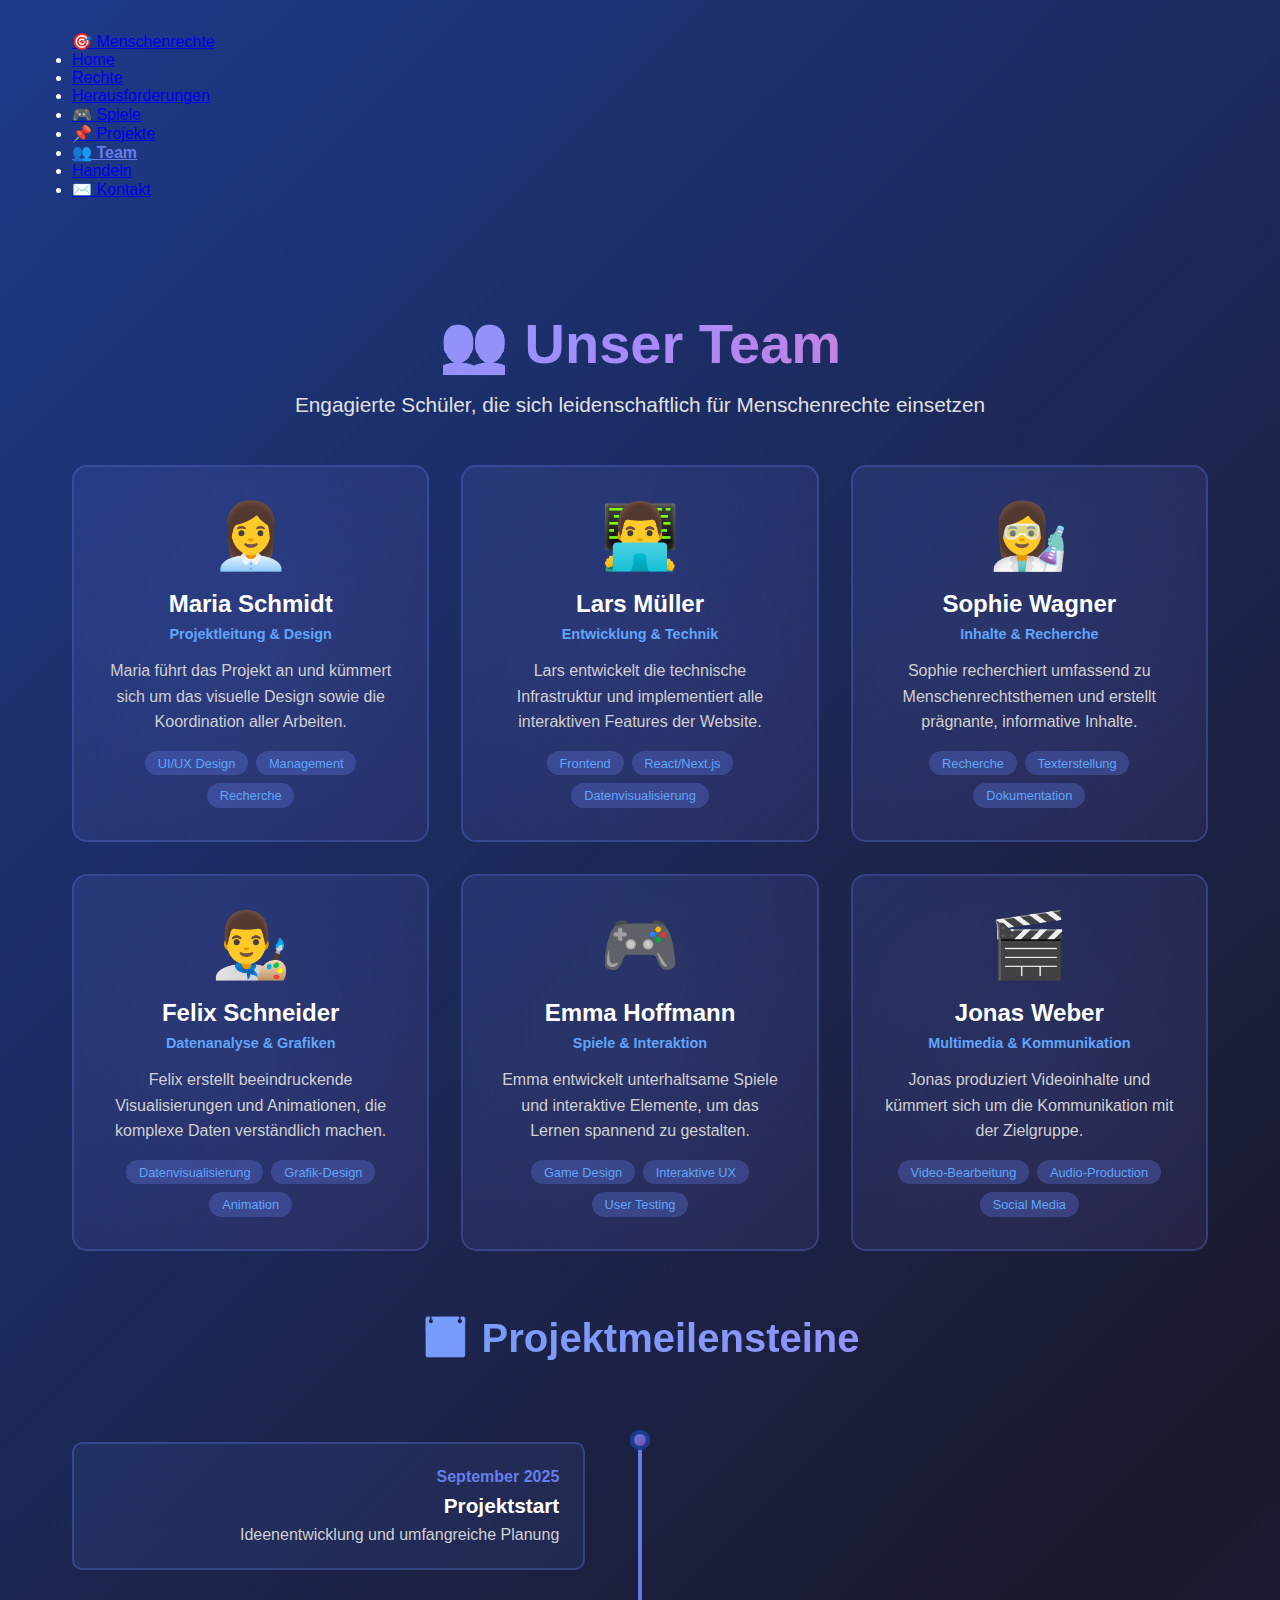
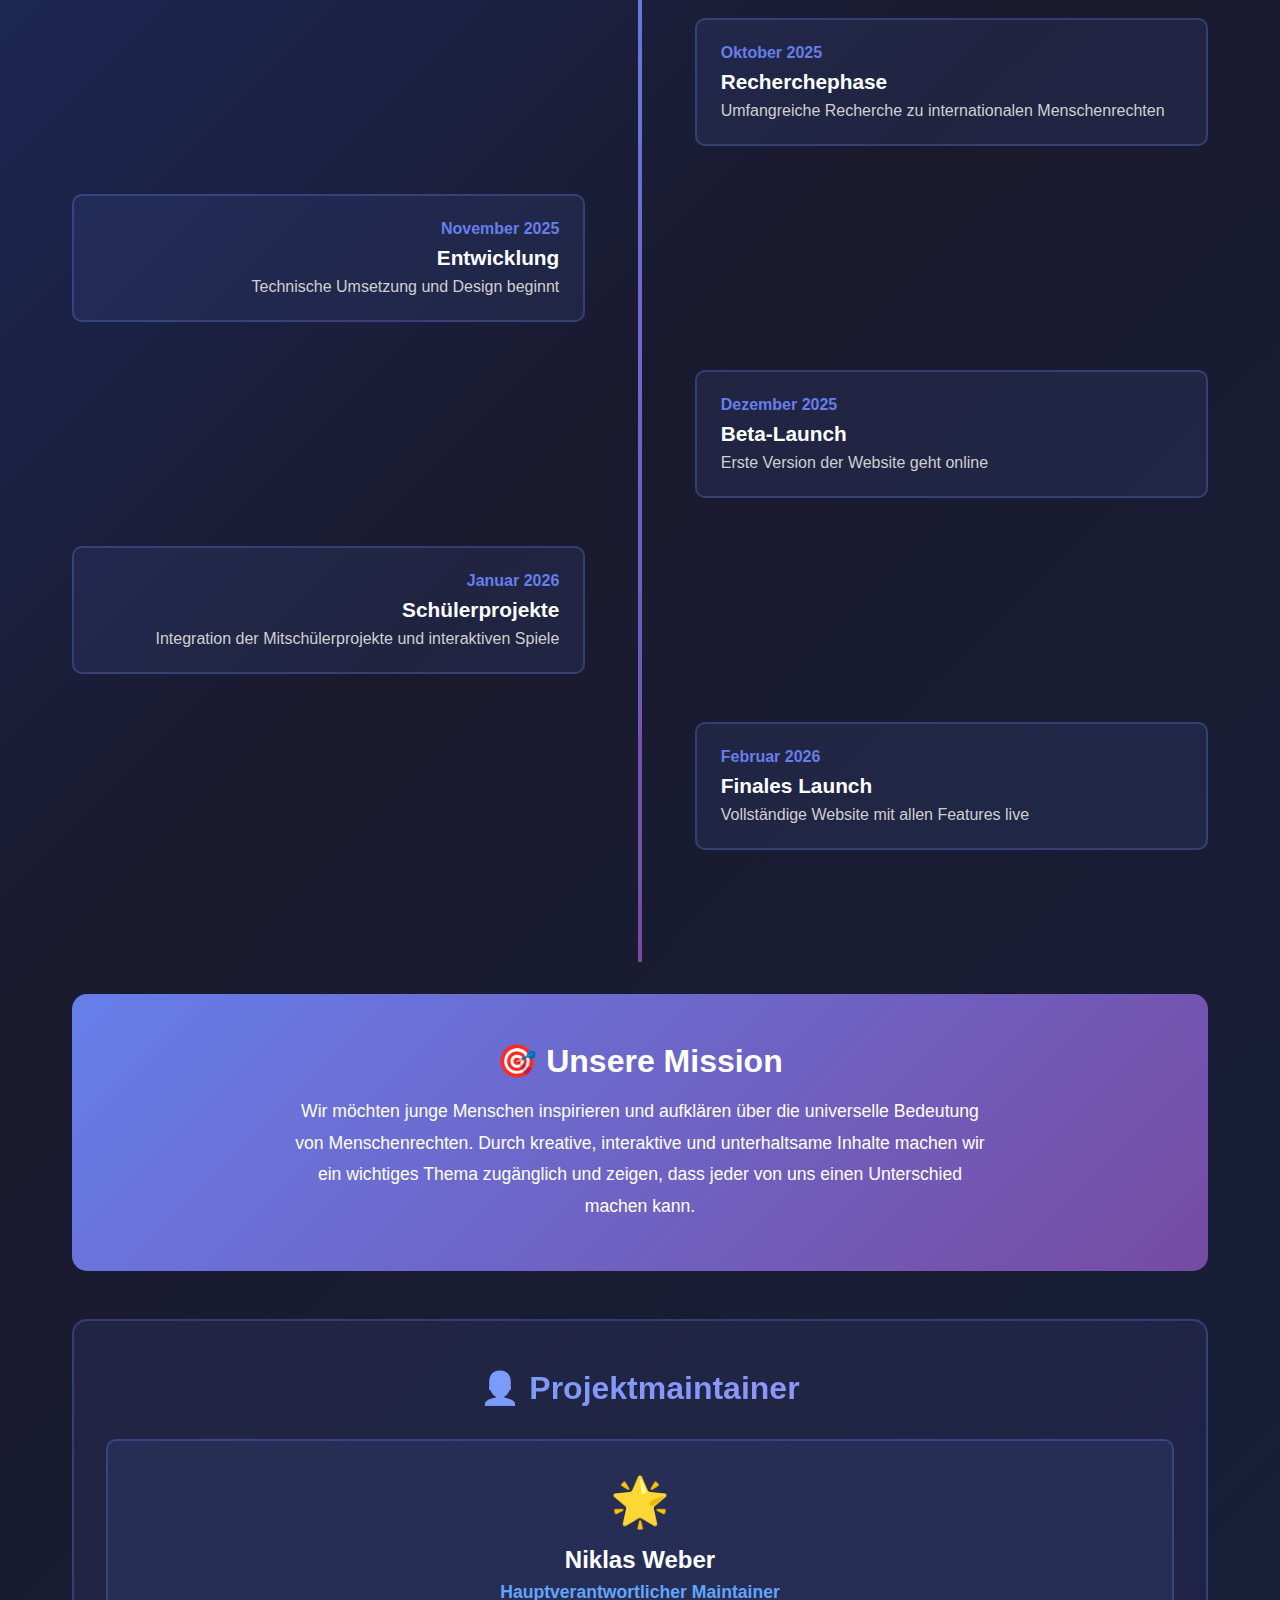
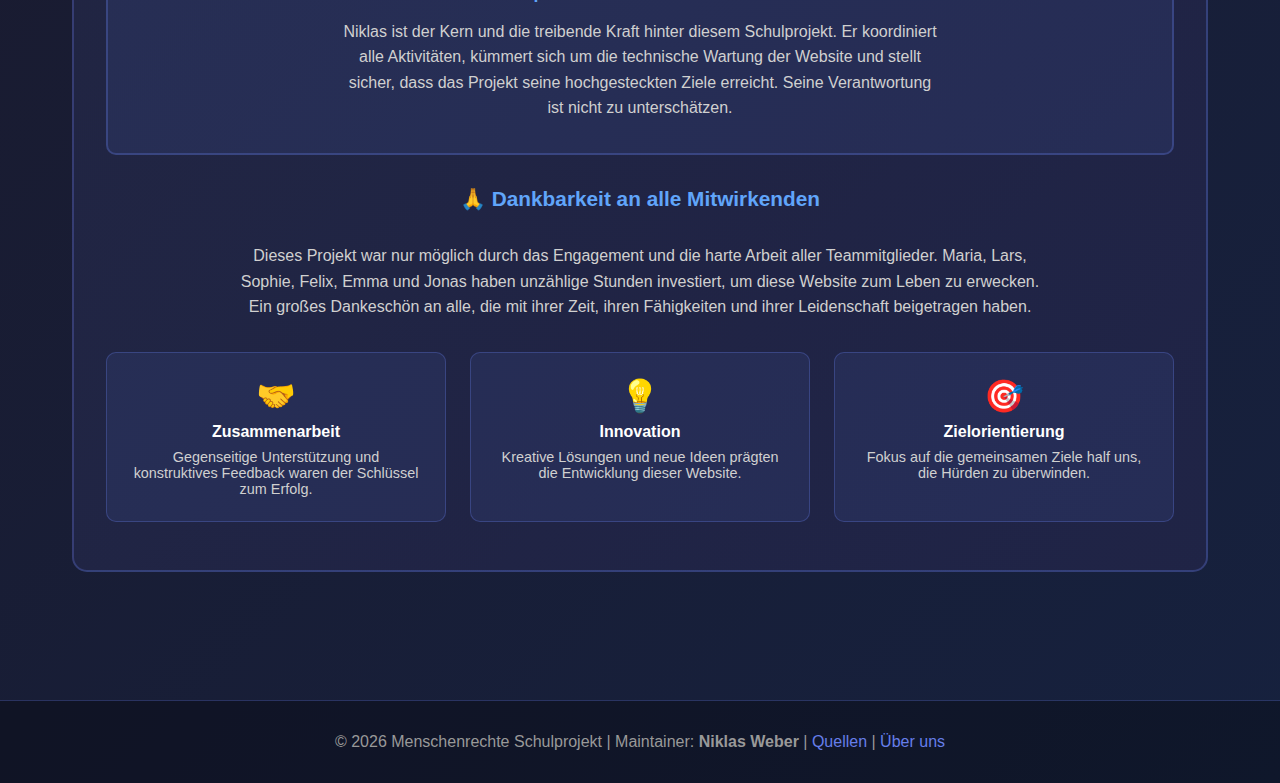
<file: team.html>
<!DOCTYPE html>
<html lang="de">
<head>
    <meta charset="UTF-8">
    <meta name="viewport" content="width=device-width, initial-scale=1.0">
    <title>Unser Team | Menschenrechte</title>
    <style>
        * {
            margin: 0;
            padding: 0;
            box-sizing: border-box;
        }

        body {
            font-family: 'Segoe UI', Tahoma, Geneva, Verdana, sans-serif;
            background: linear-gradient(135deg, #1e3a8a 0%, #1a1a2e 50%, #16213e 100%);
            color: #fff;
            min-height: 100vh;
        }

        .container {
            max-width: 1200px;
            margin: 0 auto;
            padding: 2rem;
        }

        .header {
            text-align: center;
            margin: 3rem 0;
            animation: fadeIn 0.8s ease-out;
        }

        .header h1 {
            font-size: 3.5rem;
            margin-bottom: 1rem;
            background: linear-gradient(135deg, #60a5fa 0%, #a78bfa 50%, #f472b6 100%);
            -webkit-background-clip: text;
            -webkit-text-fill-color: transparent;
            background-clip: text;
            animation: slideInDown 0.8s ease-out;
        }

        .header p {
            font-size: 1.3rem;
            color: #e0e0e0;
            animation: slideInUp 0.8s ease-out 0.2s both;
        }

        /* Team Grid */
        .team-grid {
            display: grid;
            grid-template-columns: repeat(auto-fit, minmax(300px, 1fr));
            gap: 2rem;
            margin: 3rem 0;
        }

        .team-member {
            background: linear-gradient(135deg, rgba(102, 126, 234, 0.1) 0%, rgba(118, 75, 162, 0.1) 100%);
            border: 2px solid rgba(102, 126, 234, 0.3);
            border-radius: 15px;
            padding: 2rem;
            text-align: center;
            transition: all 0.3s ease;
            animation: fadeInScale 0.6s ease-out;
            position: relative;
            overflow: hidden;
        }

        .team-member::before {
            content: '';
            position: absolute;
            top: -50%;
            left: -50%;
            width: 200%;
            height: 200%;
            background: radial-gradient(circle, rgba(102, 126, 234, 0.1) 0%, transparent 70%);
            animation: rotate 10s linear infinite;
        }

        @keyframes rotate {
            0% { transform: rotate(0deg); }
            100% { transform: rotate(360deg); }
        }

        .team-member:hover {
            transform: translateY(-10px);
            border-color: rgba(102, 126, 234, 0.8);
            box-shadow: 0 10px 30px rgba(102, 126, 234, 0.4);
        }

        .team-member-icon {
            font-size: 4rem;
            margin-bottom: 1rem;
            animation: bounce 2s infinite;
            position: relative;
            z-index: 1;
        }

        .team-member h3 {
            font-size: 1.5rem;
            margin-bottom: 0.5rem;
            color: #fff;
            position: relative;
            z-index: 1;
        }

        .team-member .role {
            color: #60a5fa;
            font-size: 0.9rem;
            font-weight: bold;
            margin-bottom: 1rem;
            position: relative;
            z-index: 1;
        }

        .team-member .bio {
            color: #d0d0d0;
            margin-bottom: 1rem;
            line-height: 1.6;
            position: relative;
            z-index: 1;
        }

        .skills {
            display: flex;
            flex-wrap: wrap;
            gap: 0.5rem;
            justify-content: center;
            position: relative;
            z-index: 1;
        }

        .skill-tag {
            background: rgba(102, 126, 234, 0.3);
            color: #60a5fa;
            padding: 0.3rem 0.8rem;
            border-radius: 20px;
            font-size: 0.8rem;
            transition: all 0.3s ease;
        }

        .skill-tag:hover {
            background: rgba(102, 126, 234, 0.6);
            transform: scale(1.1);
        }

        /* Timeline */
        .timeline-section {
            margin: 4rem 0;
            animation: fadeIn 0.8s ease-out;
        }

        .timeline-section h2 {
            font-size: 2.5rem;
            text-align: center;
            margin-bottom: 3rem;
            background: linear-gradient(135deg, #60a5fa 0%, #a78bfa 100%);
            -webkit-background-clip: text;
            -webkit-text-fill-color: transparent;
            background-clip: text;
        }

        .timeline {
            position: relative;
            padding: 2rem 0;
        }

        .timeline::before {
            content: '';
            position: absolute;
            left: 50%;
            transform: translateX(-50%);
            width: 4px;
            height: 100%;
            background: linear-gradient(180deg, #667eea 0%, #764ba2 100%);
        }

        .timeline-item {
            margin-bottom: 3rem;
            animation: fadeInScale 0.6s ease-out;
        }

        .timeline-item:nth-child(odd) {
            text-align: right;
            padding-right: 52%;
        }

        .timeline-item:nth-child(even) {
            text-align: left;
            padding-left: 52%;
        }

        .timeline-item-dot {
            position: absolute;
            left: 50%;
            transform: translateX(-50%);
            width: 20px;
            height: 20px;
            background: linear-gradient(135deg, #667eea 0%, #764ba2 100%);
            border: 4px solid #1e3a8a;
            border-radius: 50%;
            top: 20px;
        }

        .timeline-item-content {
            background: rgba(102, 126, 234, 0.1);
            border: 2px solid rgba(102, 126, 234, 0.3);
            border-radius: 10px;
            padding: 1.5rem;
            transition: all 0.3s ease;
        }

        .timeline-item:nth-child(odd) .timeline-item-content {
            margin-right: 2rem;
        }

        .timeline-item:nth-child(even) .timeline-item-content {
            margin-left: 2rem;
        }

        .timeline-item-content:hover {
            border-color: rgba(102, 126, 234, 0.8);
            background: rgba(102, 126, 234, 0.2);
            transform: scale(1.05);
        }

        .timeline-date {
            color: #667eea;
            font-weight: bold;
            margin-bottom: 0.5rem;
        }

        .timeline-title {
            font-size: 1.3rem;
            font-weight: bold;
            margin-bottom: 0.5rem;
            color: #fff;
        }

        .timeline-description {
            color: #d0d0d0;
        }

        /* Mission Section */
        .mission-section {
            background: linear-gradient(135deg, #667eea 0%, #764ba2 100%);
            border-radius: 15px;
            padding: 3rem 2rem;
            text-align: center;
            margin: 3rem 0;
            animation: fadeInScale 0.6s ease-out;
        }

        .mission-section h2 {
            font-size: 2rem;
            margin-bottom: 1rem;
        }

        .mission-section p {
            font-size: 1.1rem;
            line-height: 1.8;
            max-width: 700px;
            margin: 0 auto;
        }

        /* Footer */
        footer {
            background: rgba(0, 0, 0, 0.3);
            padding: 2rem;
            text-align: center;
            color: #999;
            margin-top: 3rem;
            border-top: 1px solid rgba(102, 126, 234, 0.3);
        }

        footer a {
            color: #667eea;
            text-decoration: none;
            transition: color 0.3s ease;
        }

        footer a:hover {
            color: #a78bfa;
        }

        /* Animations */
        @keyframes fadeIn {
            from { opacity: 0; }
            to { opacity: 1; }
        }

        @keyframes slideInDown {
            from { opacity: 0; transform: translateY(-30px); }
            to { opacity: 1; transform: translateY(0); }
        }

        @keyframes slideInUp {
            from { opacity: 0; transform: translateY(30px); }
            to { opacity: 1; transform: translateY(0); }
        }

        @keyframes fadeInScale {
            from { opacity: 0; transform: scale(0.95); }
            to { opacity: 1; transform: scale(1); }
        }

        @keyframes bounce {
            0%, 100% { transform: translateY(0); }
            50% { transform: translateY(-10px); }
        }

        @media (max-width: 768px) {
            .header h1 {
                font-size: 2rem;
            }

            .team-grid {
                grid-template-columns: 1fr;
            }

            .timeline::before {
                left: 30px;
            }

            .timeline-item:nth-child(odd),
            .timeline-item:nth-child(even) {
                text-align: left;
                padding-left: 80px;
                padding-right: 0;
            }

            .timeline-item:nth-child(odd) .timeline-item-content,
            .timeline-item:nth-child(even) .timeline-item-content {
                margin-left: 0;
                margin-right: 0;
            }

            .timeline-item-dot {
                left: 15px;
            }
        }
    </style>
</head>
<body>
    <!-- Navigation -->
    <nav class="navbar">
        <div class="container">
            <div class="nav-content">
                <a href="index.html" class="logo">🎯 Menschenrechte</a>
                <ul class="nav-links">
                    <li><a href="index.html">Home</a></li>
                    <li><a href="rights.html">Rechte</a></li>
                    <li><a href="challenges.html">Herausforderungen</a></li>
                    <li><a href="games.html">🎮 Spiele</a></li>
                    <li><a href="projects.html">📌 Projekte</a></li>
                    <li><a href="team.html" style="color: #667eea; font-weight: bold;">👥 Team</a></li>
                    <li><a href="action.html">Handeln</a></li>
                    <li><a href="contact.html">✉️ Kontakt</a></li>
                </ul>
            </div>
        </div>
    </nav>

    <!-- Main Content -->
    <div class="container">
        <div class="header">
            <h1>👥 Unser Team</h1>
            <p>Engagierte Schüler, die sich leidenschaftlich für Menschenrechte einsetzen</p>
        </div>

        <!-- Team Members Grid -->
        <div class="team-grid">
            <div class="team-member">
                <div class="team-member-icon">👩‍💼</div>
                <h3>Maria Schmidt</h3>
                <div class="role">Projektleitung & Design</div>
                <p class="bio">Maria führt das Projekt an und kümmert sich um das visuelle Design sowie die Koordination aller Arbeiten.</p>
                <div class="skills">
                    <span class="skill-tag">UI/UX Design</span>
                    <span class="skill-tag">Management</span>
                    <span class="skill-tag">Recherche</span>
                </div>
            </div>

            <div class="team-member">
                <div class="team-member-icon">👨‍💻</div>
                <h3>Lars Müller</h3>
                <div class="role">Entwicklung & Technik</div>
                <p class="bio">Lars entwickelt die technische Infrastruktur und implementiert alle interaktiven Features der Website.</p>
                <div class="skills">
                    <span class="skill-tag">Frontend</span>
                    <span class="skill-tag">React/Next.js</span>
                    <span class="skill-tag">Datenvisualisierung</span>
                </div>
            </div>

            <div class="team-member">
                <div class="team-member-icon">👩‍🔬</div>
                <h3>Sophie Wagner</h3>
                <div class="role">Inhalte & Recherche</div>
                <p class="bio">Sophie recherchiert umfassend zu Menschenrechtsthemen und erstellt prägnante, informative Inhalte.</p>
                <div class="skills">
                    <span class="skill-tag">Recherche</span>
                    <span class="skill-tag">Texterstellung</span>
                    <span class="skill-tag">Dokumentation</span>
                </div>
            </div>

            <div class="team-member">
                <div class="team-member-icon">👨‍🎨</div>
                <h3>Felix Schneider</h3>
                <div class="role">Datenanalyse & Grafiken</div>
                <p class="bio">Felix erstellt beeindruckende Visualisierungen und Animationen, die komplexe Daten verständlich machen.</p>
                <div class="skills">
                    <span class="skill-tag">Datenvisualisierung</span>
                    <span class="skill-tag">Grafik-Design</span>
                    <span class="skill-tag">Animation</span>
                </div>
            </div>

            <div class="team-member">
                <div class="team-member-icon">🎮</div>
                <h3>Emma Hoffmann</h3>
                <div class="role">Spiele & Interaktion</div>
                <p class="bio">Emma entwickelt unterhaltsame Spiele und interaktive Elemente, um das Lernen spannend zu gestalten.</p>
                <div class="skills">
                    <span class="skill-tag">Game Design</span>
                    <span class="skill-tag">Interaktive UX</span>
                    <span class="skill-tag">User Testing</span>
                </div>
            </div>

            <div class="team-member">
                <div class="team-member-icon">🎬</div>
                <h3>Jonas Weber</h3>
                <div class="role">Multimedia & Kommunikation</div>
                <p class="bio">Jonas produziert Videoinhalte und kümmert sich um die Kommunikation mit der Zielgruppe.</p>
                <div class="skills">
                    <span class="skill-tag">Video-Bearbeitung</span>
                    <span class="skill-tag">Audio-Production</span>
                    <span class="skill-tag">Social Media</span>
                </div>
            </div>
        </div>

        <!-- Timeline Section -->
        <div class="timeline-section">
            <h2>📅 Projektmeilensteine</h2>
            <div class="timeline">
                <div class="timeline-item">
                    <div class="timeline-item-dot"></div>
                    <div class="timeline-item-content">
                        <div class="timeline-date">September 2025</div>
                        <div class="timeline-title">Projektstart</div>
                        <div class="timeline-description">Ideenentwicklung und umfangreiche Planung</div>
                    </div>
                </div>

                <div class="timeline-item">
                    <div class="timeline-item-dot"></div>
                    <div class="timeline-item-content">
                        <div class="timeline-date">Oktober 2025</div>
                        <div class="timeline-title">Recherchephase</div>
                        <div class="timeline-description">Umfangreiche Recherche zu internationalen Menschenrechten</div>
                    </div>
                </div>

                <div class="timeline-item">
                    <div class="timeline-item-dot"></div>
                    <div class="timeline-item-content">
                        <div class="timeline-date">November 2025</div>
                        <div class="timeline-title">Entwicklung</div>
                        <div class="timeline-description">Technische Umsetzung und Design beginnt</div>
                    </div>
                </div>

                <div class="timeline-item">
                    <div class="timeline-item-dot"></div>
                    <div class="timeline-item-content">
                        <div class="timeline-date">Dezember 2025</div>
                        <div class="timeline-title">Beta-Launch</div>
                        <div class="timeline-description">Erste Version der Website geht online</div>
                    </div>
                </div>

                <div class="timeline-item">
                    <div class="timeline-item-dot"></div>
                    <div class="timeline-item-content">
                        <div class="timeline-date">Januar 2026</div>
                        <div class="timeline-title">Schülerprojekte</div>
                        <div class="timeline-description">Integration der Mitschülerprojekte und interaktiven Spiele</div>
                    </div>
                </div>

                <div class="timeline-item">
                    <div class="timeline-item-dot"></div>
                    <div class="timeline-item-content">
                        <div class="timeline-date">Februar 2026</div>
                        <div class="timeline-title">Finales Launch</div>
                        <div class="timeline-description">Vollständige Website mit allen Features live</div>
                    </div>
                </div>
            </div>
        </div>

        <!-- Mission Section -->
        <div class="mission-section">
            <h2>🎯 Unsere Mission</h2>
            <p>Wir möchten junge Menschen inspirieren und aufklären über die universelle Bedeutung von Menschenrechten. Durch kreative, interaktive und unterhaltsame Inhalte machen wir ein wichtiges Thema zugänglich und zeigen, dass jeder von uns einen Unterschied machen kann.</p>
        </div>

        <!-- Credits & Maintainer Section -->
        <div style="background: linear-gradient(135deg, rgba(102, 126, 234, 0.1) 0%, rgba(118, 75, 162, 0.1) 100%); border: 2px solid rgba(102, 126, 234, 0.3); border-radius: 15px; padding: 3rem 2rem; margin: 3rem 0; animation: fadeInScale 0.6s ease-out;">
            <h2 style="text-align: center; font-size: 2rem; margin-bottom: 2rem; background: linear-gradient(135deg, #60a5fa 0%, #a78bfa 100%); -webkit-background-clip: text; -webkit-text-fill-color: transparent; background-clip: text;">👨‍💼 Projektmaintainer</h2>
            
            <div style="text-align: center; background: rgba(102, 126, 234, 0.1); border: 2px solid rgba(102, 126, 234, 0.3); border-radius: 10px; padding: 2rem; margin-bottom: 2rem;">
                <div style="font-size: 3rem; margin-bottom: 1rem;">🌟</div>
                <h3 style="font-size: 1.5rem; color: #fff; margin-bottom: 0.5rem;">Niklas Weber</h3>
                <div style="color: #60a5fa; font-size: 1.1rem; font-weight: bold; margin-bottom: 1rem;">Hauptverantwortlicher Maintainer</div>
                <p style="color: #d0d0d0; line-height: 1.6; max-width: 600px; margin: 0 auto;">Niklas ist der Kern und die treibende Kraft hinter diesem Schulprojekt. Er koordiniert alle Aktivitäten, kümmert sich um die technische Wartung der Website und stellt sicher, dass das Projekt seine hochgesteckten Ziele erreicht. Seine Verantwortung ist nicht zu unterschätzen.</p>
            </div>

            <h3 style="text-align: center; color: #60a5fa; font-size: 1.3rem; margin: 2rem 0;">🙏 Dankbarkeit an alle Mitwirkenden</h3>
            <p style="text-align: center; color: #d0d0d0; line-height: 1.6; max-width: 800px; margin: 0 auto;">Dieses Projekt war nur möglich durch das Engagement und die harte Arbeit aller Teammitglieder. Maria, Lars, Sophie, Felix, Emma und Jonas haben unzählige Stunden investiert, um diese Website zum Leben zu erwecken. Ein großes Dankeschön an alle, die mit ihrer Zeit, ihren Fähigkeiten und ihrer Leidenschaft beigetragen haben.</p>
            
            <div style="display: grid; grid-template-columns: repeat(auto-fit, minmax(250px, 1fr)); gap: 1.5rem; margin-top: 2rem;">
                <div style="background: rgba(102, 126, 234, 0.1); border: 1px solid rgba(102, 126, 234, 0.3); border-radius: 10px; padding: 1.5rem; text-align: center;">
                    <div style="font-size: 2rem; margin-bottom: 0.5rem;">🤝</div>
                    <h4 style="color: #fff; margin-bottom: 0.5rem;">Zusammenarbeit</h4>
                    <p style="color: #d0d0d0; font-size: 0.9rem;">Gegenseitige Unterstützung und konstruktives Feedback waren der Schlüssel zum Erfolg.</p>
                </div>
                <div style="background: rgba(102, 126, 234, 0.1); border: 1px solid rgba(102, 126, 234, 0.3); border-radius: 10px; padding: 1.5rem; text-align: center;">
                    <div style="font-size: 2rem; margin-bottom: 0.5rem;">💡</div>
                    <h4 style="color: #fff; margin-bottom: 0.5rem;">Innovation</h4>
                    <p style="color: #d0d0d0; font-size: 0.9rem;">Kreative Lösungen und neue Ideen prägten die Entwicklung dieser Website.</p>
                </div>
                <div style="background: rgba(102, 126, 234, 0.1); border: 1px solid rgba(102, 126, 234, 0.3); border-radius: 10px; padding: 1.5rem; text-align: center;">
                    <div style="font-size: 2rem; margin-bottom: 0.5rem;">🎯</div>
                    <h4 style="color: #fff; margin-bottom: 0.5rem;">Zielorientierung</h4>
                    <p style="color: #d0d0d0; font-size: 0.9rem;">Fokus auf die gemeinsamen Ziele half uns, die Hürden zu überwinden.</p>
                </div>
            </div>
        </div>
    </div>

    <!-- Footer -->
    <footer>
        <p>&copy; 2026 Menschenrechte Schulprojekt | Maintainer: <strong>Niklas Weber</strong> | <a href="sources.html">Quellen</a> | <a href="about.html">Über uns</a></p>
    </footer>
</body>
</html>
</file>
<file: styles.css>
/* ==================== RESET & BASE ==================== */
* {
    margin: 0;
    padding: 0;
    box-sizing: border-box;
}

html {
    scroll-behavior: smooth;
    font-size: 16px;
}

body {
    font-family: -apple-system, BlinkMacSystemFont, 'Segoe UI', 'Roboto', 'Oxygen', 'Ubuntu', 'Cantarell', sans-serif;
    background-color: #f9fafb;
    color: #1f2937;
    line-height: 1.6;
}

/* ==================== TYPOGRAPHY ==================== */
h1 {
    font-size: 3rem;
    font-weight: 700;
    margin-bottom: 1rem;
    line-height: 1.2;
}

h2 {
    font-size: 2.25rem;
    font-weight: 600;
    margin-bottom: 1.5rem;
    color: #111827;
}

h3 {
    font-size: 1.5rem;
    font-weight: 600;
    margin-bottom: 0.75rem;
    color: #1f2937;
}

p {
    margin-bottom: 1rem;
    color: #4b5563;
}

a {
    color: #1e40af;
    text-decoration: none;
    transition: color 0.3s ease;
}

a:hover {
    color: #0891b2;
}

/* ==================== UTILITIES ==================== */
.container {
    max-width: 1200px;
    margin: 0 auto;
    padding: 0 1.5rem;
}

.gradient-text {
    background: linear-gradient(135deg, #1e40af 0%, #0891b2 100%);
    -webkit-background-clip: text;
    -webkit-text-fill-color: transparent;
    background-clip: text;
}

/* ==================== NAVIGATION ==================== */
.navbar {
    position: sticky;
    top: 0;
    z-index: 50;
    background: linear-gradient(135deg, rgba(255, 255, 255, 0.98) 0%, rgba(245, 247, 250, 0.98) 100%);
    backdrop-filter: blur(10px);
    box-shadow: 0 2px 20px rgba(30, 64, 175, 0.08);
    border-bottom: 1px solid rgba(30, 64, 175, 0.1);
}

.nav-content {
    display: flex;
    justify-content: space-between;
    align-items: center;
    height: 4.5rem;
    max-width: 1200px;
    margin: 0 auto;
    padding: 0 1.5rem;
}

.logo {
    font-size: 1.6rem;
    font-weight: 800;
    background: linear-gradient(135deg, #1e40af 0%, #0891b2 50%, #667eea 100%);
    -webkit-background-clip: text;
    -webkit-text-fill-color: transparent;
    background-clip: text;
    transition: all 0.3s ease;
    white-space: nowrap;
}

.logo:hover {
    transform: scale(1.08);
}

.nav-links {
    display: flex;
    list-style: none;
    gap: 0.5rem;
    align-items: center;
    flex-wrap: wrap;
    justify-content: flex-end;
}

.nav-links li {
    display: inline-block;
}

.nav-links a {
    font-weight: 500;
    color: #4b5563;
    transition: all 0.3s ease;
    padding: 0.6rem 1rem;
    border-radius: 0.5rem;
    position: relative;
}

.nav-links a:hover {
    color: #1e40af;
    background: rgba(30, 64, 175, 0.1);
}

.nav-links a[style*="color: #667eea"] {
    color: #667eea !important;
    font-weight: 600;
}

@media (max-width: 768px) {
    .nav-links {
        gap: 1rem;
        font-size: 0.9rem;
    }
    
    h1 {
        font-size: 2rem;
    }
    
    h2 {
        font-size: 1.75rem;
    }
}

/* ==================== HERO SECTION ==================== */
.hero {
    background: linear-gradient(135deg, #1e40af 0%, #0891b2 100%);
    color: white;
    padding: 8rem 0;
    text-align: center;
    min-height: 100vh;
    display: flex;
    align-items: center;
    justify-content: center;
    animation: fadeIn 0.8s ease-in;
}

.hero h1 {
    color: white;
    margin-bottom: 1rem;
    font-size: 3.5rem;
}

.hero p {
    color: rgba(255, 255, 255, 0.9);
    font-size: 1.5rem;
    margin-bottom: 2rem;
}

/* ==================== BUTTONS ==================== */
.cta-btn {
    background-color: white;
    color: #1e40af;
    padding: 1rem 2rem;
    border: none;
    border-radius: 0.5rem;
    font-size: 1rem;
    font-weight: 600;
    cursor: pointer;
    transition: all 0.3s ease;
    box-shadow: 0 4px 6px rgba(0, 0, 0, 0.1);
}

.cta-btn:hover {
    background-color: #f3f4f6;
    transform: translateY(-2px);
    box-shadow: 0 6px 12px rgba(0, 0, 0, 0.15);
}

/* ==================== SECTIONS ==================== */
section {
    padding: 5rem 0;
}

.page-header {
    background: linear-gradient(135deg, #f0f9ff 0%, #ecf1ff 100%);
    padding: 4rem 0;
    text-align: center;
}

.page-header h1 {
    color: #1e40af;
    margin-bottom: 1rem;
}

.page-header p {
    font-size: 1.1rem;
    color: #4b5563;
    max-width: 600px;
    margin-left: auto;
    margin-right: auto;
}

/* ==================== FACTS SECTION ==================== */
.facts {
    background-color: white;
    padding: 5rem 0;
}

.facts h2 {
    text-align: center;
    margin-bottom: 3rem;
    background: linear-gradient(135deg, #1e40af 0%, #0891b2 100%);
    -webkit-background-clip: text;
    -webkit-text-fill-color: transparent;
    background-clip: text;
}

.facts-grid {
    display: grid;
    grid-template-columns: repeat(auto-fit, minmax(250px, 1fr));
    gap: 2rem;
}

.fact-card {
    background: linear-gradient(135deg, #f0f9ff 0%, #ecf1ff 100%);
    padding: 2rem;
    border-radius: 0.75rem;
    text-align: center;
    border: 1px solid #bfdbfe;
    transition: transform 0.3s ease, box-shadow 0.3s ease;
    animation: fadeInScale 0.8s ease-out forwards;
    opacity: 0;
}

.fact-card:nth-child(1) { animation-delay: 0.2s; }
.fact-card:nth-child(2) { animation-delay: 0.4s; }
.fact-card:nth-child(3) { animation-delay: 0.6s; }
.fact-card:nth-child(4) { animation-delay: 0.8s; }

.fact-card:hover {
    transform: translateY(-8px) scale(1.02);
    box-shadow: 0 15px 35px rgba(30, 64, 175, 0.15);
}

.fact-number {
    font-size: 2.5rem;
    font-weight: 700;
    color: #1e40af;
    margin-bottom: 0.5rem;
    animation: countUp 2s ease-out;
    counter-reset: num;
}

.fact-card p {
    color: #4b5563;
    margin: 0;
}

/* ==================== CTA SECTION ==================== */
.cta-section {
    background: linear-gradient(135deg, #1e40af 0%, #0891b2 100%);
    color: white;
    padding: 5rem 0;
}

.cta-section h2 {
    text-align: center;
    color: white;
    margin-bottom: 3rem;
}

.cta-grid {
    display: grid;
    grid-template-columns: repeat(auto-fit, minmax(280px, 1fr));
    gap: 2rem;
}

.cta-card {
    background: rgba(255, 255, 255, 0.15);
    backdrop-filter: blur(10px);
    border: 1px solid rgba(255, 255, 255, 0.2);
    padding: 2rem;
    border-radius: 0.75rem;
    text-align: center;
    color: white;
    transition: all 0.3s ease;
    display: block;
}

.cta-card:hover {
    background: rgba(255, 255, 255, 0.25);
    transform: translateY(-5px);
    box-shadow: 0 10px 25px rgba(0, 0, 0, 0.2);
}

.cta-card .icon {
    font-size: 3rem;
    margin-bottom: 1rem;
}

.cta-card h3 {
    color: white;
    margin-bottom: 0.5rem;
}

.cta-card p {
    color: rgba(255, 255, 255, 0.9);
    margin: 0;
}

/* ==================== RIGHTS SECTION ==================== */
.rights-grid {
    display: grid;
    grid-template-columns: repeat(auto-fit, minmax(300px, 1fr));
    gap: 2rem;
}

.right-card {
    background: white;
    padding: 2rem;
    border-radius: 0.75rem;
    border-left: 4px solid #1e40af;
    box-shadow: 0 1px 3px rgba(0, 0, 0, 0.1);
    transition: all 0.3s ease;
}

.right-card:hover {
    box-shadow: 0 10px 25px rgba(0, 0, 0, 0.1);
    transform: translateY(-5px);
}

.right-icon {
    font-size: 2.5rem;
    margin-bottom: 1rem;
}

.right-card h2 {
    color: #1f2937;
    margin-bottom: 1rem;
    margin-top: 0;
    font-size: 1.5rem;
}

.right-card p {
    font-size: 0.95rem;
    margin-bottom: 0.75rem;
}

/* ==================== DECLARATION SECTION ==================== */
.declaration-section {
    background-color: #f0f9ff;
    border-top: 1px solid #bfdbfe;
    border-bottom: 1px solid #bfdbfe;
}

.declaration-section h2 {
    text-align: center;
    color: #1e40af;
}

.declaration-grid {
    display: grid;
    grid-template-columns: repeat(auto-fit, minmax(250px, 1fr));
    gap: 2rem;
}

.declaration-card {
    background: white;
    padding: 2rem;
    border-radius: 0.75rem;
    box-shadow: 0 1px 3px rgba(0, 0, 0, 0.1);
    border-top: 3px solid #1e40af;
}

.declaration-card h3 {
    color: #1e40af;
    margin-bottom: 1rem;
}

/* ==================== CHALLENGES SECTION ==================== */
.challenges-list {
    display: grid;
    grid-template-columns: 1fr;
    gap: 1.5rem;
}

.challenge-card {
    background: white;
    padding: 2rem;
    border-radius: 0.75rem;
    border-left: 4px solid #dc2626;
    box-shadow: 0 1px 3px rgba(0, 0, 0, 0.1);
    transition: all 0.3s ease;
    position: relative;
}

.challenge-card:hover {
    box-shadow: 0 10px 25px rgba(220, 38, 38, 0.1);
    transform: translateX(5px);
}

.challenge-card h2 {
    color: #1f2937;
    margin-bottom: 0.75rem;
    font-size: 1.75rem;
    margin-top: 0;
}

.challenge-card p {
    color: #4b5563;
    margin-bottom: 1rem;
    font-size: 1rem;
}

.impact-badge {
    display: inline-block;
    background: #fee2e2;
    color: #991b1b;
    padding: 0.5rem 1rem;
    border-radius: 9999px;
    font-size: 0.875rem;
    font-weight: 600;
}

/* ==================== STATS SECTION ==================== */
.stats-section {
    background-color: #fff5f5;
    border-top: 1px solid #fecaca;
    border-bottom: 1px solid #fecaca;
}

.stats-section h2 {
    text-align: center;
    color: #991b1b;
    margin-bottom: 3rem;
}

.stats-grid {
    display: grid;
    grid-template-columns: repeat(auto-fit, minmax(250px, 1fr));
    gap: 2rem;
}

.stat-card {
    background: white;
    padding: 2rem;
    border-radius: 0.75rem;
    border-top: 3px solid #dc2626;
    box-shadow: 0 1px 3px rgba(0, 0, 0, 0.1);
}

.stat-card h3 {
    color: #dc2626;
}

/* ==================== ACTION SECTION ==================== */
.action-grid {
    display: grid;
    grid-template-columns: repeat(auto-fit, minmax(250px, 1fr));
    gap: 2rem;
}

.action-card {
    background: linear-gradient(135deg, #f0f9ff 0%, #ecf1ff 100%);
    padding: 2rem;
    border-radius: 0.75rem;
    border: 1px solid #bfdbfe;
    text-align: center;
    transition: all 0.3s ease;
}

.action-card:hover {
    box-shadow: 0 10px 25px rgba(30, 64, 175, 0.1);
    transform: translateY(-5px);
}

.action-number {
    width: 3rem;
    height: 3rem;
    background: linear-gradient(135deg, #1e40af 0%, #0891b2 100%);
    color: white;
    border-radius: 50%;
    display: flex;
    align-items: center;
    justify-content: center;
    font-size: 1.5rem;
    font-weight: 700;
    margin: 0 auto 1rem;
}

.action-card h2 {
    color: #1f2937;
    margin-top: 0;
    font-size: 1.5rem;
}

/* ==================== ORGANIZATIONS SECTION ==================== */
.organizations-section {
    background-color: white;
    padding: 5rem 0;
}

.organizations-section h2 {
    text-align: center;
    margin-bottom: 3rem;
    background: linear-gradient(135deg, #1e40af 0%, #0891b2 100%);
    -webkit-background-clip: text;
    -webkit-text-fill-color: transparent;
    background-clip: text;
}

.org-grid {
    display: grid;
    grid-template-columns: repeat(auto-fit, minmax(280px, 1fr));
    gap: 2rem;
}

.org-card {
    background: #f3f4f6;
    padding: 2rem;
    border-radius: 0.75rem;
    border-top: 3px solid #1e40af;
    transition: all 0.3s ease;
}

.org-card:hover {
    background: white;
    box-shadow: 0 10px 25px rgba(30, 64, 175, 0.1);
    transform: translateY(-5px);
}

.org-card h3 {
    color: #1f2937;
    margin-bottom: 1rem;
    margin-top: 0;
}

/* ==================== FINAL CTA ==================== */
.final-cta {
    background: linear-gradient(135deg, #1e40af 0%, #0891b2 100%);
    color: white;
    text-align: center;
    padding: 4rem 0;
}

.final-cta h2 {
    color: white;
    margin-bottom: 1rem;
}

.final-cta p {
    color: rgba(255, 255, 255, 0.9);
    font-size: 1.1rem;
    max-width: 600px;
    margin: 0 auto 2rem;
}

/* ==================== ABOUT SECTION ==================== */
.about-section {
    background-color: white;
    padding: 5rem 0;
}

.about-content {
    display: grid;
    grid-template-columns: 2fr 1fr;
    gap: 3rem;
    align-items: start;
}

.about-text h2 {
    color: #1e40af;
    margin-top: 0;
}

.about-text h3 {
    color: #1f2937;
    margin-top: 2rem;
}

.about-sidebar {
    display: flex;
    flex-direction: column;
    gap: 1.5rem;
}

.info-box {
    background: linear-gradient(135deg, #f0f9ff 0%, #ecf1ff 100%);
    padding: 1.5rem;
    border-radius: 0.75rem;
    border: 1px solid #bfdbfe;
}

.info-box h3 {
    color: #1e40af;
    margin-top: 0;
    margin-bottom: 1rem;
}

.info-box ul {
    list-style: none;
    padding: 0;
}

.info-box li {
    padding: 0.5rem 0;
    color: #4b5563;
}

@media (max-width: 768px) {
    .about-content {
        grid-template-columns: 1fr;
    }
}

/* ==================== PROCESS SECTION ==================== */
.process-section {
    background-color: #f9fafb;
    padding: 5rem 0;
}

.process-section h2 {
    text-align: center;
    margin-bottom: 3rem;
}

.timeline {
    position: relative;
    padding: 2rem 0;
}

.timeline::before {
    content: '';
    position: absolute;
    left: 50%;
    top: 0;
    bottom: 0;
    width: 2px;
    background: linear-gradient(135deg, #1e40af 0%, #0891b2 100%);
    transform: translateX(-1px);
}

.timeline-item {
    margin-bottom: 2rem;
    position: relative;
}

.timeline-item:nth-child(odd) .timeline-content {
    margin-left: 0;
    margin-right: auto;
    width: calc(50% - 2rem);
}

.timeline-item:nth-child(even) .timeline-content {
    margin-left: auto;
    margin-right: 0;
    width: calc(50% - 2rem);
}

.timeline-marker {
    position: absolute;
    left: 50%;
    top: 0;
    width: 2.5rem;
    height: 2.5rem;
    background: linear-gradient(135deg, #1e40af 0%, #0891b2 100%);
    color: white;
    border-radius: 50%;
    display: flex;
    align-items: center;
    justify-content: center;
    font-weight: 700;
    font-size: 1rem;
    transform: translateX(-50%);
    border: 3px solid white;
    box-shadow: 0 0 0 3px #1e40af;
}

.timeline-content {
    background: white;
    padding: 1.5rem;
    border-radius: 0.75rem;
    box-shadow: 0 1px 3px rgba(0, 0, 0, 0.1);
}

.timeline-content h3 {
    color: #1e40af;
    margin-top: 0;
}

@media (max-width: 768px) {
    .timeline::before {
        left: 0;
    }
    
    .timeline-marker {
        left: 0;
        transform: translateX(-50%);
    }
    
    .timeline-item:nth-child(odd) .timeline-content,
    .timeline-item:nth-child(even) .timeline-content {
        width: calc(100% - 3rem);
        margin-left: 3rem !important;
        margin-right: 0 !important;
    }
}

/* ==================== AI TRANSPARENCY SECTION ==================== */
.ai-transparency {
    background: linear-gradient(135deg, #f0f9ff 0%, #ecf1ff 100%);
    padding: 4rem 0;
    border-top: 2px solid #1e40af;
    border-bottom: 2px solid #1e40af;
}

.ai-transparency h2 {
    color: #1e40af;
    text-align: center;
    margin-bottom: 2rem;
}

.transparency-content {
    max-width: 900px;
    margin: 0 auto;
}

.transparency-content p {
    font-size: 1rem;
    margin-bottom: 1.5rem;
    color: #4b5563;
}

.ai-roles {
    display: grid;
    grid-template-columns: 1fr 1fr;
    gap: 2rem;
    margin: 2rem 0;
}

.role-box {
    background: white;
    padding: 1.5rem;
    border-radius: 0.75rem;
    border: 1px solid #bfdbfe;
}

.role-box h3 {
    color: #1e40af;
    margin-top: 0;
    margin-bottom: 1rem;
}

.role-box ul {
    list-style: none;
    padding: 0;
}

.role-box li {
    padding: 0.5rem 0;
    padding-left: 1.5rem;
    position: relative;
    color: #4b5563;
}

.role-box li::before {
    content: '✓';
    position: absolute;
    left: 0;
    color: #0891b2;
    font-weight: 700;
}

@media (max-width: 768px) {
    .ai-roles {
        grid-template-columns: 1fr;
    }
}

/* ==================== AI NOTICE ==================== */
.ai-notice {
    background-color: transparent;
    border-top: none;
    border-bottom: none;
    padding: 1rem 0;
    margin: 1rem 0;
    text-align: center;
}

.ai-notice p {
    text-align: center;
    color: #9ca3af;
    font-weight: 400;
    margin: 0;
    max-width: 100%;
    font-size: 0.85rem;
}

/* ==================== CONTACT SECTION ==================== */
.contact-section {
    background-color: white;
    text-align: center;
    padding: 3rem 0;
}

.contact-section h2 {
    color: #1e40af;
}

.contact-section p {
    font-size: 1rem;
    color: #4b5563;
}

.contact-section strong {
    color: #1f2937;
}

/* ==================== DISCLAIMER SECTION ==================== */
.disclaimer-section {
    background: linear-gradient(135deg, #fff5f5 0%, #fee2e2 100%);
    padding: 2rem;
    border-radius: 0.75rem;
    border: 1px solid #fecaca;
    margin-top: 3rem;
}

.disclaimer-section h2 {
    color: #991b1b;
}

.disclaimer-section p {
    color: #7f1d1d;
}

/* ==================== SOURCES SECTION ==================== */
.sources-section {
    background-color: white;
    padding: 5rem 0;
}

.sources-content {
    max-width: 900px;
    margin: 0 auto;
}

.sources-content h2 {
    color: #1e40af;
    margin-top: 3rem;
    margin-bottom: 2rem;
    border-bottom: 2px solid #bfdbfe;
    padding-bottom: 1rem;
}

.sources-content h2:first-child {
    margin-top: 0;
}

.source-group {
    margin-bottom: 3rem;
    display: grid;
    gap: 1.5rem;
}

.source-item {
    background: #f9fafb;
    padding: 1.5rem;
    border-radius: 0.75rem;
    border-left: 3px solid #1e40af;
    transition: all 0.3s ease;
}

.source-item:hover {
    background: white;
    box-shadow: 0 4px 12px rgba(30, 64, 175, 0.1);
}

.source-item h3 {
    color: #1f2937;
    margin-top: 0;
    margin-bottom: 0.75rem;
}

.source-item p {
    margin-bottom: 0.5rem;
    font-size: 0.95rem;
}

.source-item a {
    color: #1e40af;
    font-weight: 500;
}

.source-item a:hover {
    color: #0891b2;
    text-decoration: underline;
}

/* ==================== HIGHSCORE SECTION ==================== */
.highscore-container {
    background: linear-gradient(135deg, #f0f9ff 0%, #ecf1ff 100%);
    padding: 2rem;
    border-radius: 0.75rem;
    border: 2px solid #1e40af;
    margin: 2rem 0;
}

.highscore-title {
    color: #1e40af;
    font-size: 1.5rem;
    font-weight: 600;
    margin-bottom: 1rem;
}

.highscore-list {
    display: grid;
    gap: 0.75rem;
}

.highscore-item {
    background: white;
    padding: 1rem;
    border-radius: 0.5rem;
    display: flex;
    justify-content: space-between;
    align-items: center;
    border-left: 4px solid #0891b2;
}

.highscore-rank {
    background: linear-gradient(135deg, #1e40af 0%, #0891b2 100%);
    color: white;
    width: 2.5rem;
    height: 2.5rem;
    border-radius: 50%;
    display: flex;
    align-items: center;
    justify-content: center;
    font-weight: 700;
    margin-right: 1rem;
}

.highscore-info {
    flex: 1;
}

.highscore-name {
    color: #1f2937;
    font-weight: 600;
}

.highscore-score {
    color: #1e40af;
    font-weight: 700;
    font-size: 1.1rem;
}

.clear-highscores-btn {
    background-color: #dc2626;
    color: white;
    padding: 0.5rem 1rem;
    border: none;
    border-radius: 0.5rem;
    cursor: pointer;
    font-size: 0.875rem;
    transition: all 0.3s ease;
    margin-top: 1rem;
}

.clear-highscores-btn:hover {
    background-color: #b91c1c;
    transform: translateY(-2px);
}

/* ==================== CONTACT SECTION ==================== */
.contact-form-section {
    background: linear-gradient(135deg, #f0f9ff 0%, #ecf1ff 100%);
    padding: 3rem 0;
    border-top: 2px solid #1e40af;
    border-bottom: 2px solid #1e40af;
}

.contact-form-section h2 {
    color: #1e40af;
    text-align: center;
    margin-bottom: 2rem;
}

.contact-form {
    max-width: 600px;
    margin: 0 auto;
    background: white;
    padding: 2rem;
    border-radius: 0.75rem;
    box-shadow: 0 4px 12px rgba(30, 64, 175, 0.1);
}

.form-group {
    margin-bottom: 1.5rem;
}

.form-group label {
    display: block;
    color: #1f2937;
    font-weight: 600;
    margin-bottom: 0.5rem;
}

.form-group input,
.form-group textarea {
    width: 100%;
    padding: 0.75rem;
    border: 2px solid #bfdbfe;
    border-radius: 0.5rem;
    font-family: inherit;
    font-size: 1rem;
    transition: border-color 0.3s ease;
}

.form-group input:focus,
.form-group textarea:focus {
    outline: none;
    border-color: #1e40af;
    box-shadow: 0 0 0 3px rgba(30, 64, 175, 0.1);
}

.form-group textarea {
    resize: vertical;
    min-height: 120px;
}

.submit-btn {
    background: linear-gradient(135deg, #1e40af 0%, #0891b2 100%);
    color: white;
    padding: 1rem 2rem;
    border: none;
    border-radius: 0.5rem;
    font-size: 1rem;
    font-weight: 600;
    cursor: pointer;
    transition: all 0.3s ease;
    width: 100%;
}

.submit-btn:hover {
    transform: translateY(-2px);
    box-shadow: 0 6px 12px rgba(30, 64, 175, 0.3);
}

.contact-info {
    display: grid;
    grid-template-columns: repeat(auto-fit, minmax(250px, 1fr));
    gap: 2rem;
    margin-top: 3rem;
}

.contact-method {
    text-align: center;
    padding: 1.5rem;
    background: white;
    border-radius: 0.75rem;
    border-top: 3px solid #1e40af;
}

.contact-method-icon {
    font-size: 2rem;
    margin-bottom: 1rem;
}

.contact-method h3 {
    color: #1f2937;
    margin-bottom: 0.5rem;
}

.contact-method p {
    color: #4b5563;
    margin: 0;
}

/* ==================== FOOTER ==================== */
footer {
    background: #111827;
    color: white;
    padding: 3rem 0 1rem;
    margin-top: 3rem;
}

.footer-grid {
    display: grid;
    grid-template-columns: repeat(auto-fit, minmax(250px, 1fr));
    gap: 2rem;
    margin-bottom: 2rem;
}

footer h3 {
    color: white;
    margin-bottom: 1rem;
    margin-top: 0;
}

footer p {
    color: #d1d5db;
    margin-bottom: 1rem;
    font-size: 0.95rem;
}

footer ul {
    list-style: none;
    padding: 0;
}

footer li {
    margin-bottom: 0.75rem;
}

footer a {
    color: #d1d5db;
    transition: color 0.3s ease;
}

footer a:hover {
    color: white;
}

.footer-bottom {
    border-top: 1px solid #374151;
    padding-top: 2rem;
    text-align: center;
    color: #9ca3af;
}

/* ==================== ANIMATIONS ==================== */
@keyframes fadeIn {
    from {
        opacity: 0;
        transform: translateY(20px);
    }
    to {
        opacity: 1;
        transform: translateY(0);
    }
}

@keyframes fadeInScale {
    from {
        opacity: 0;
        transform: scale(0.95) translateY(20px);
    }
    to {
        opacity: 1;
        transform: scale(1) translateY(0);
    }
}

@keyframes slideInUp {
    from {
        opacity: 0;
        transform: translateY(30px);
    }
    to {
        opacity: 1;
        transform: translateY(0);
    }
}

@keyframes countUp {
    from {
        opacity: 0;
        transform: scale(0.8);
    }
    to {
        opacity: 1;
        transform: scale(1);
    }
}

@keyframes pulse {
    0%, 100% {
        opacity: 1;
    }
    50% {
        opacity: 0.7;
    }
}

@media (max-width: 1024px) {
    h1 {
        font-size: 2.25rem;
    }
    
    h2 {
        font-size: 1.875rem;
    }
    
    .hero h1 {
        font-size: 2.5rem;
    }
}

@media (max-width: 640px) {
    h1 {
        font-size: 1.875rem;
    }
    
    h2 {
        font-size: 1.5rem;
    }
    
    .nav-links {
        gap: 0.75rem;
        font-size: 0.85rem;
    }
    
    section {
        padding: 2.5rem 0;
    }
    
    .hero {
        padding: 3rem 0;
        min-height: auto;
    }
    
    .hero p {
        font-size: 1rem;
    }
    
    .cta-btn {
        padding: 0.75rem 1.5rem;
        font-size: 0.9rem;
    }
}
</file>
